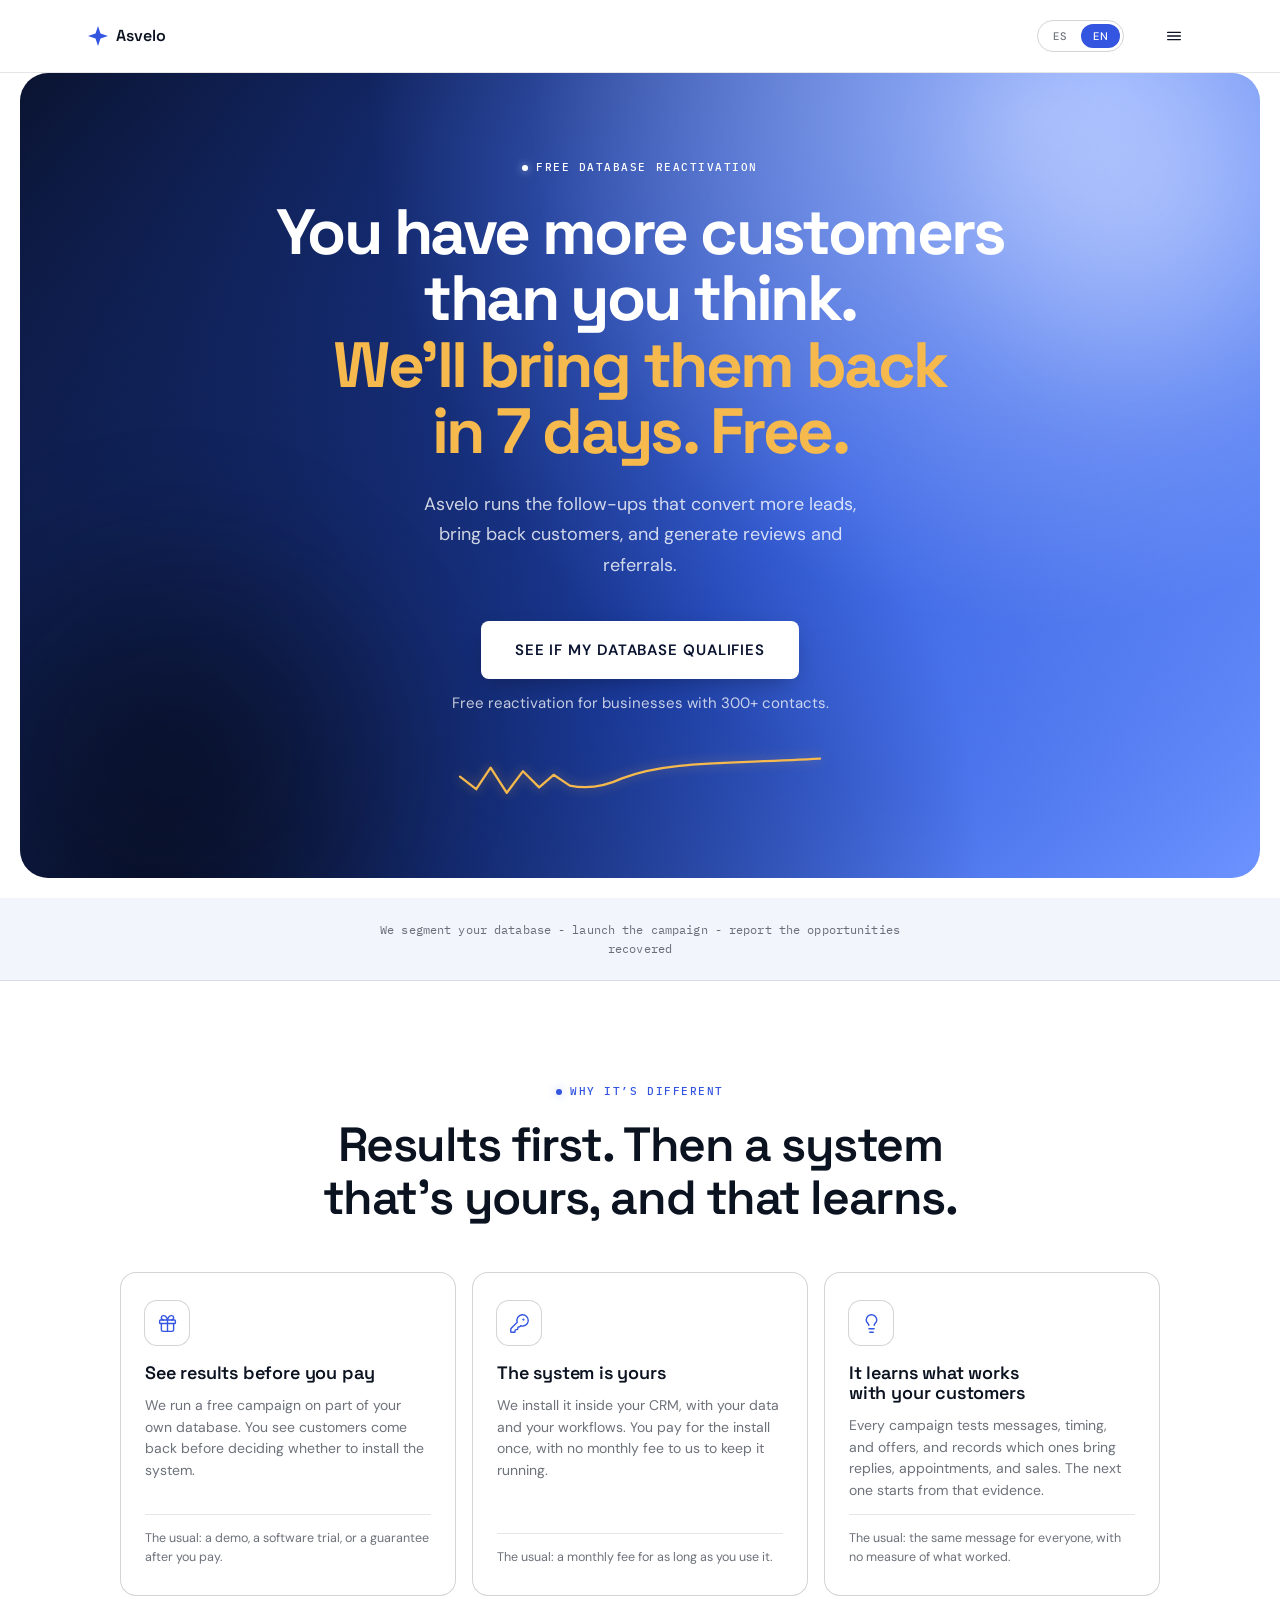
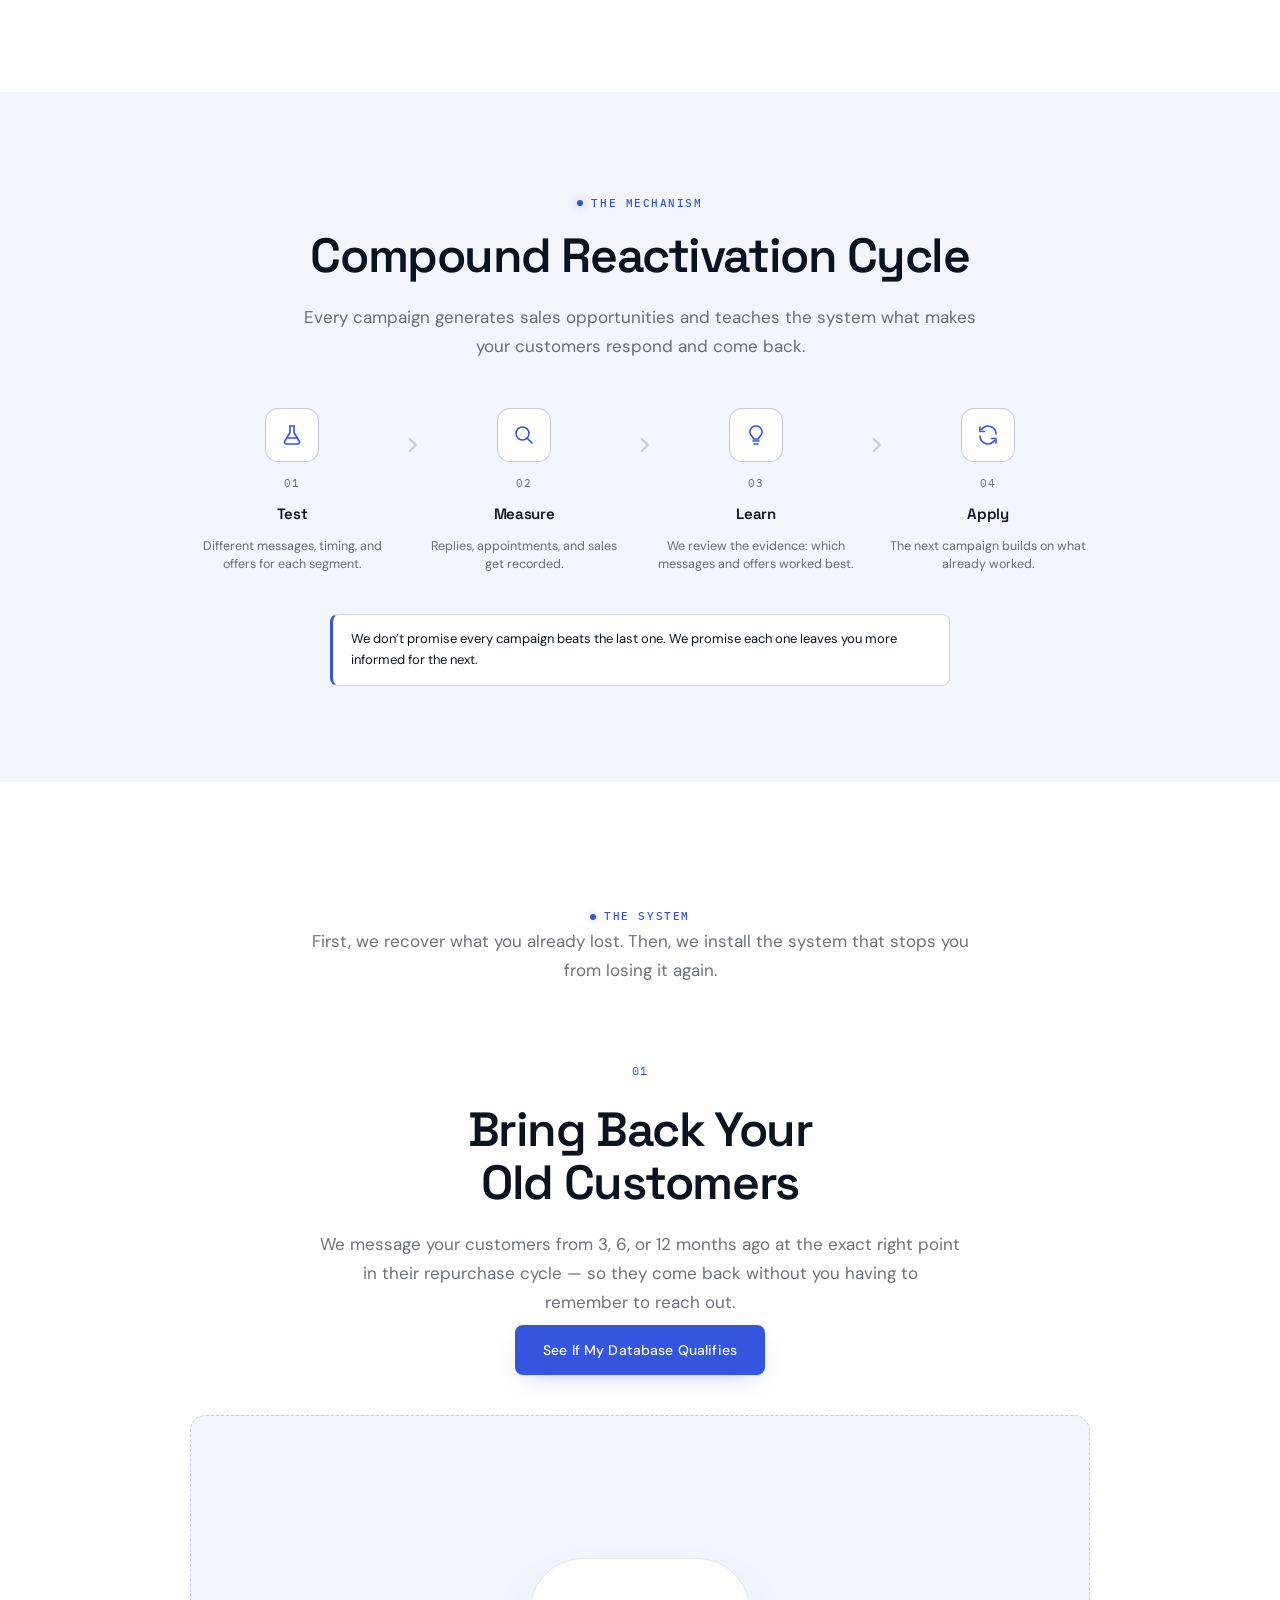
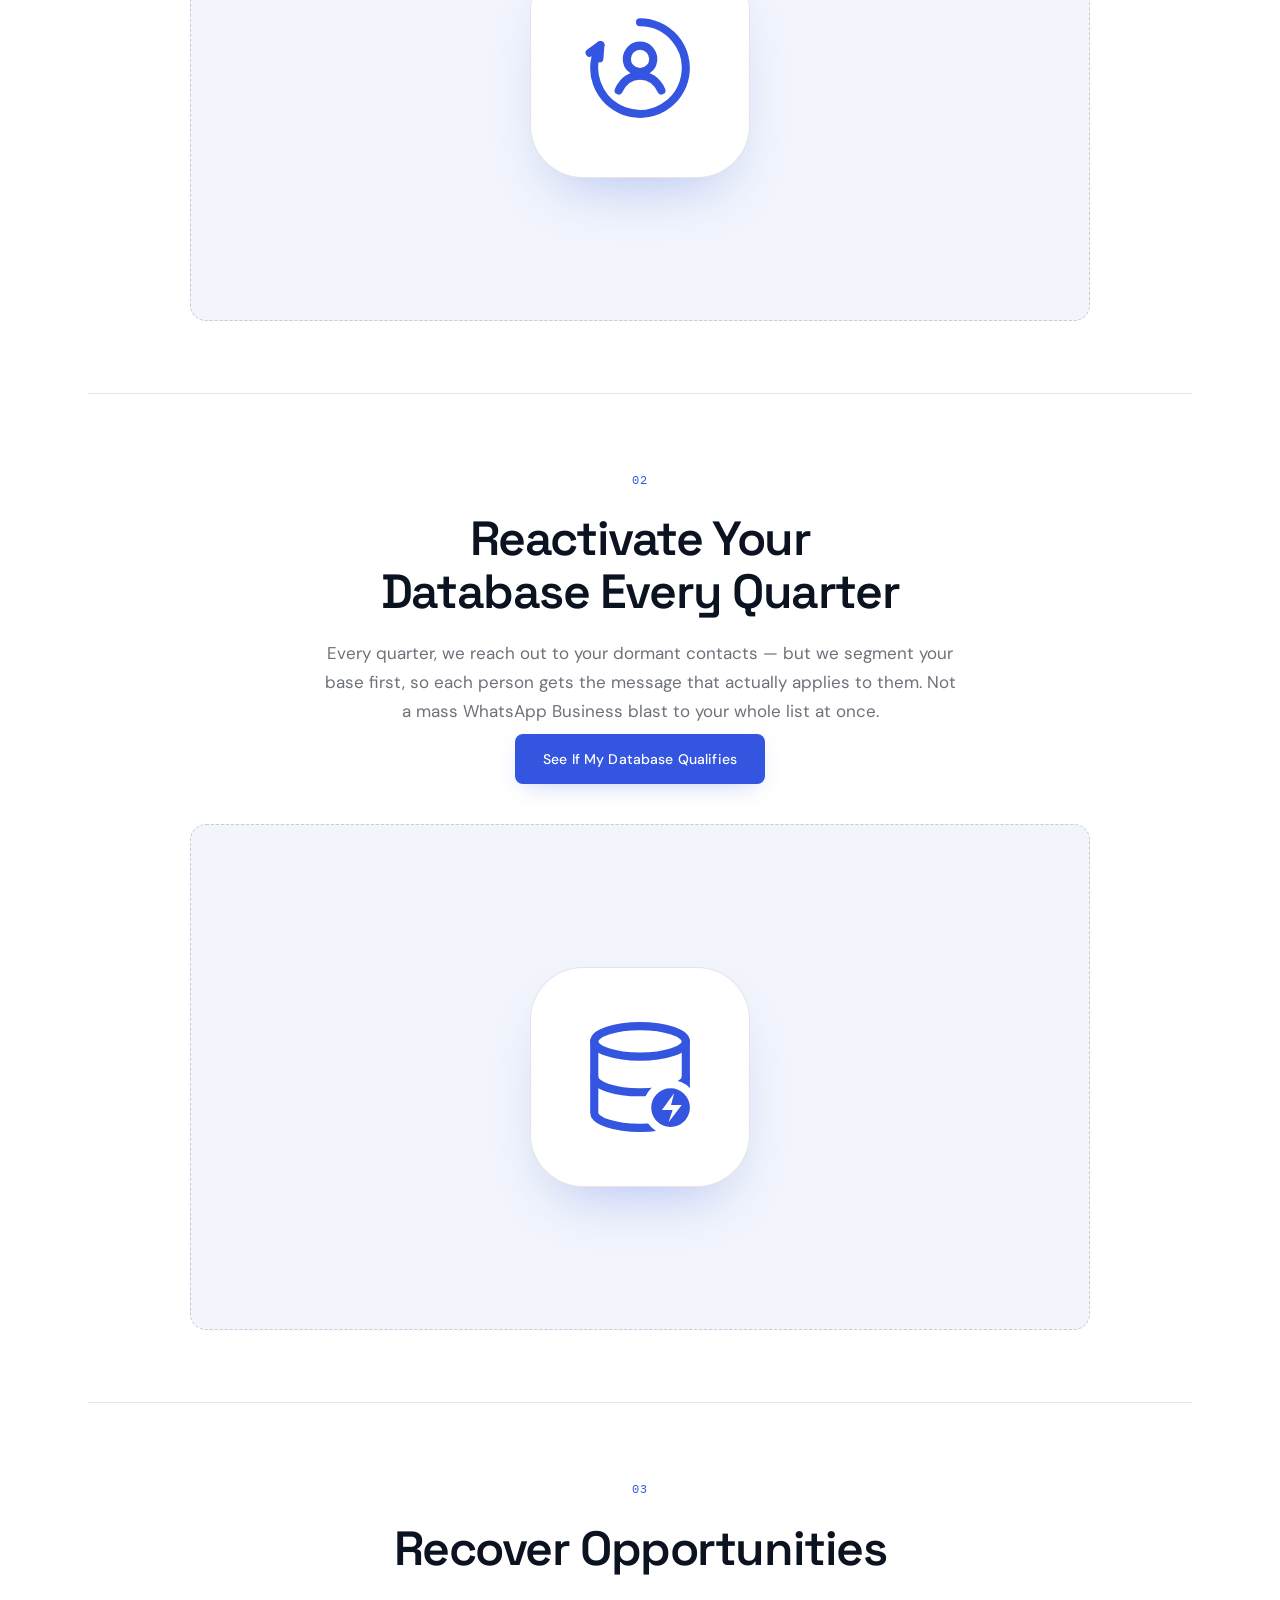
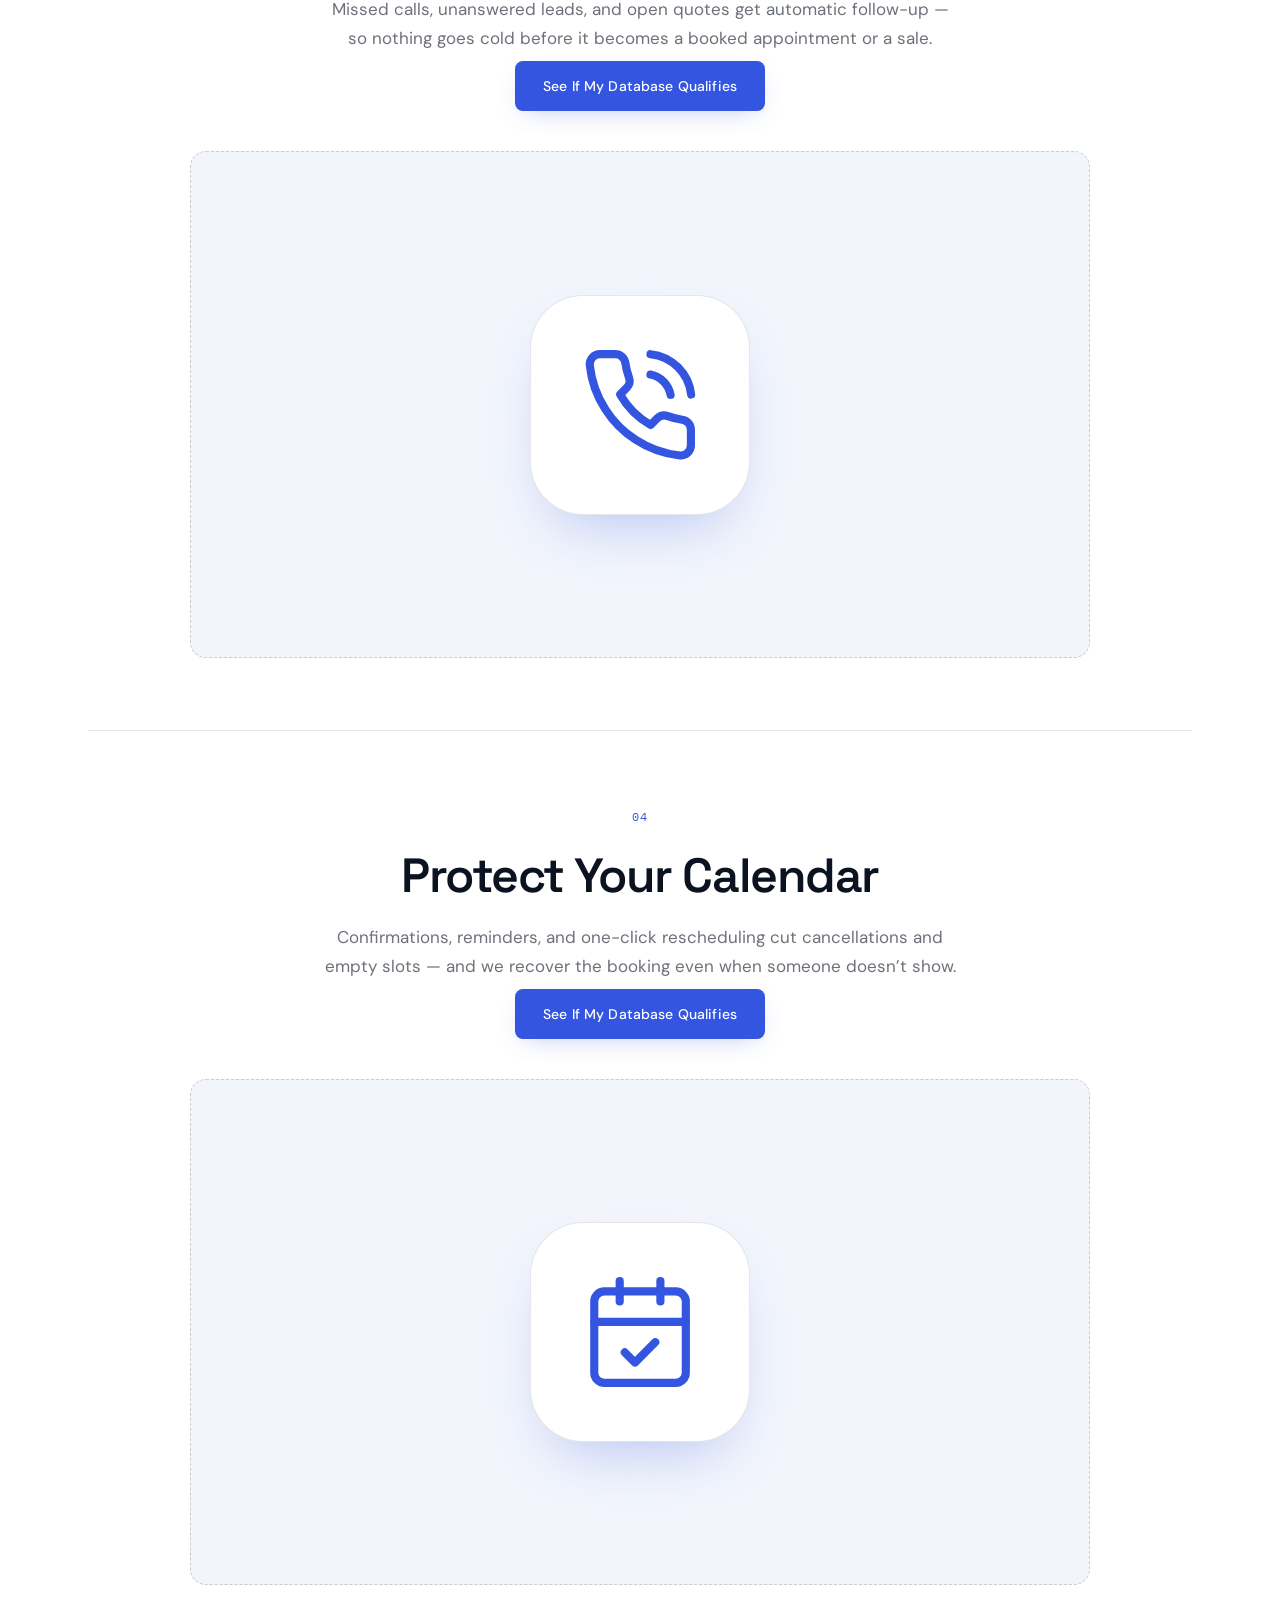
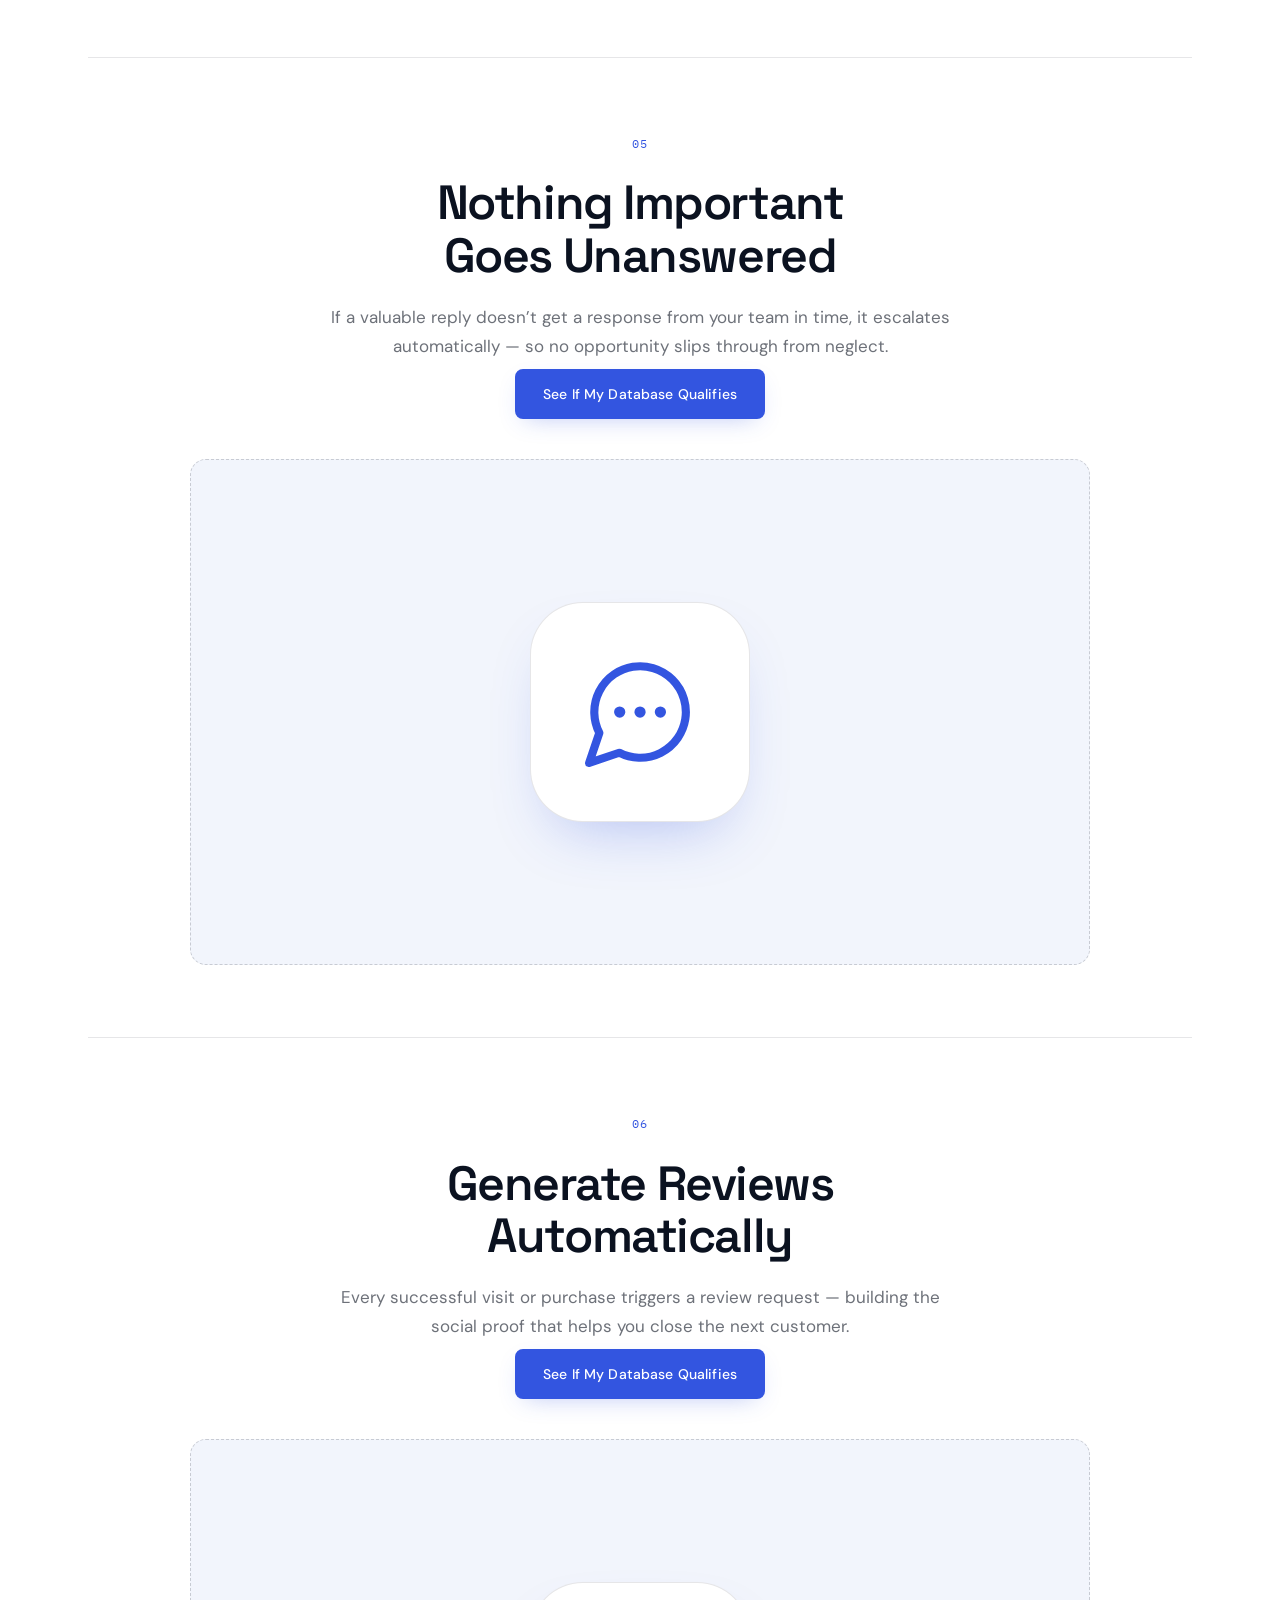
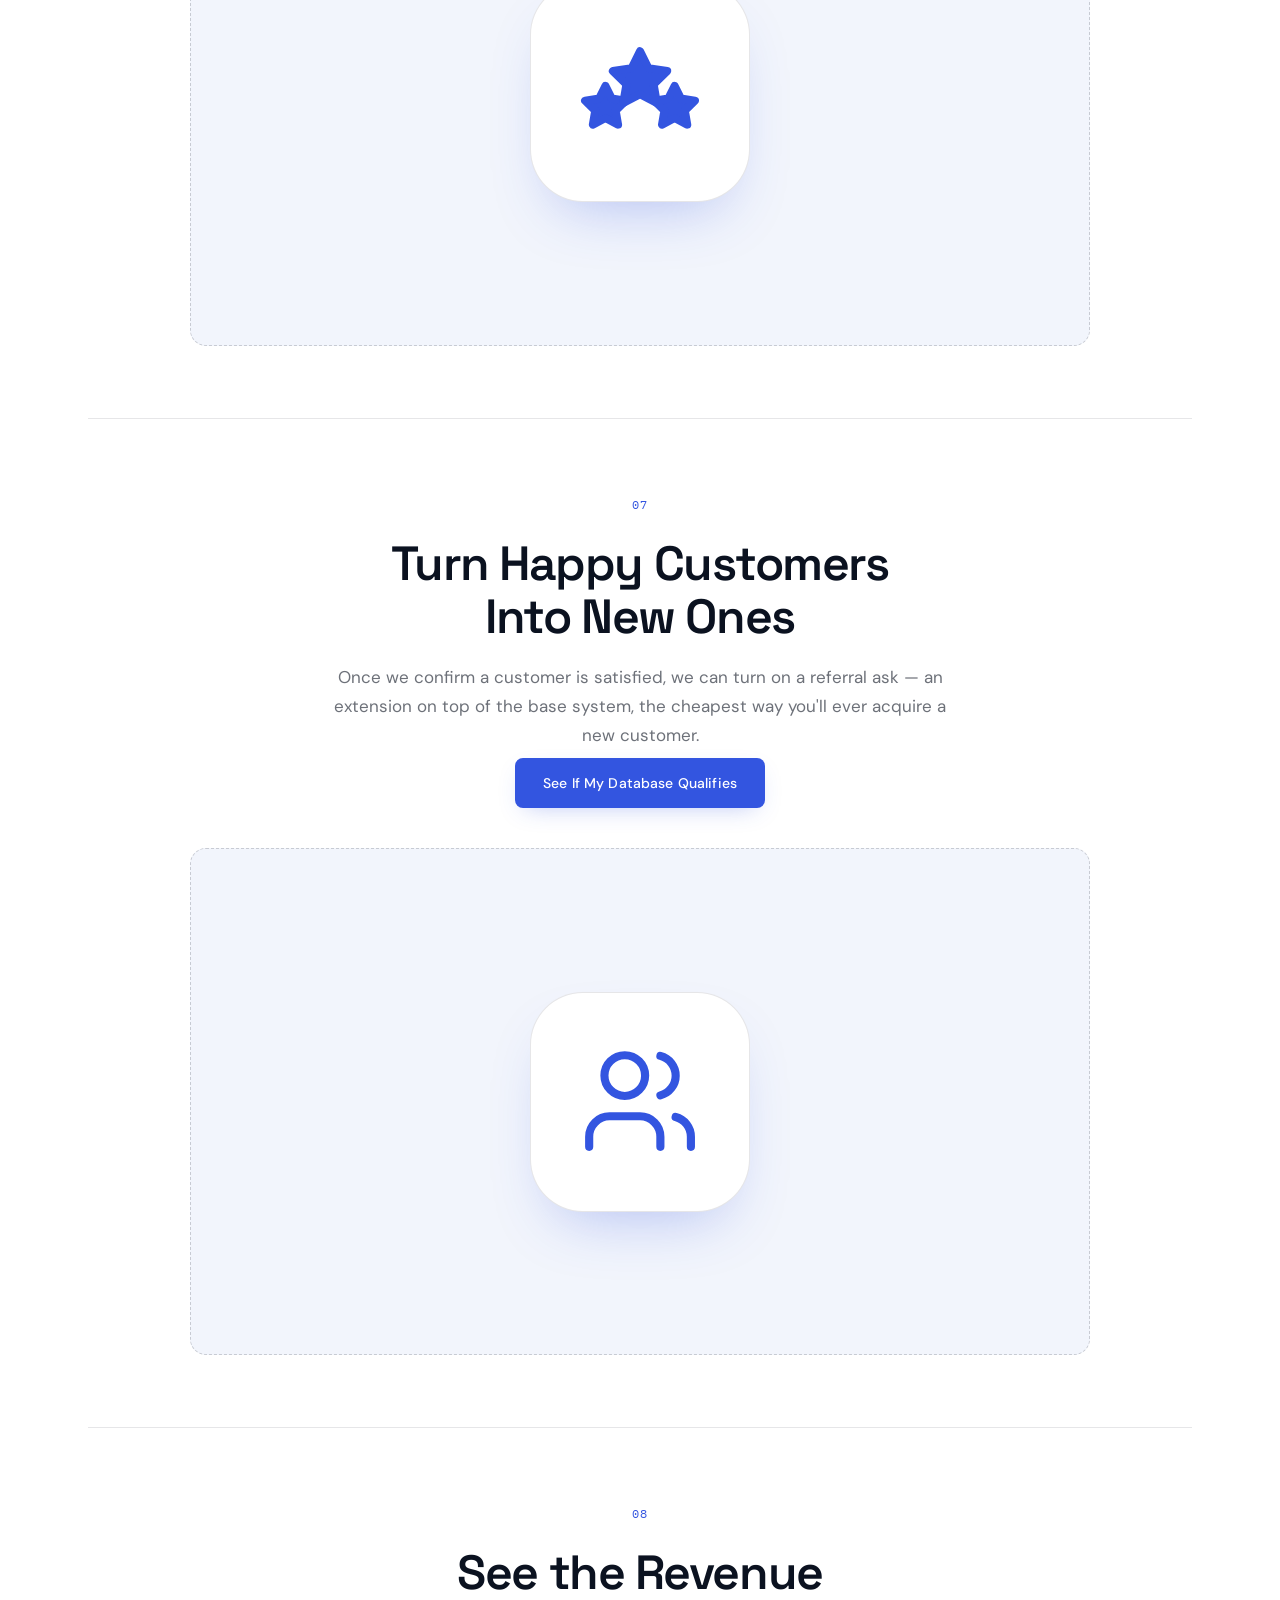
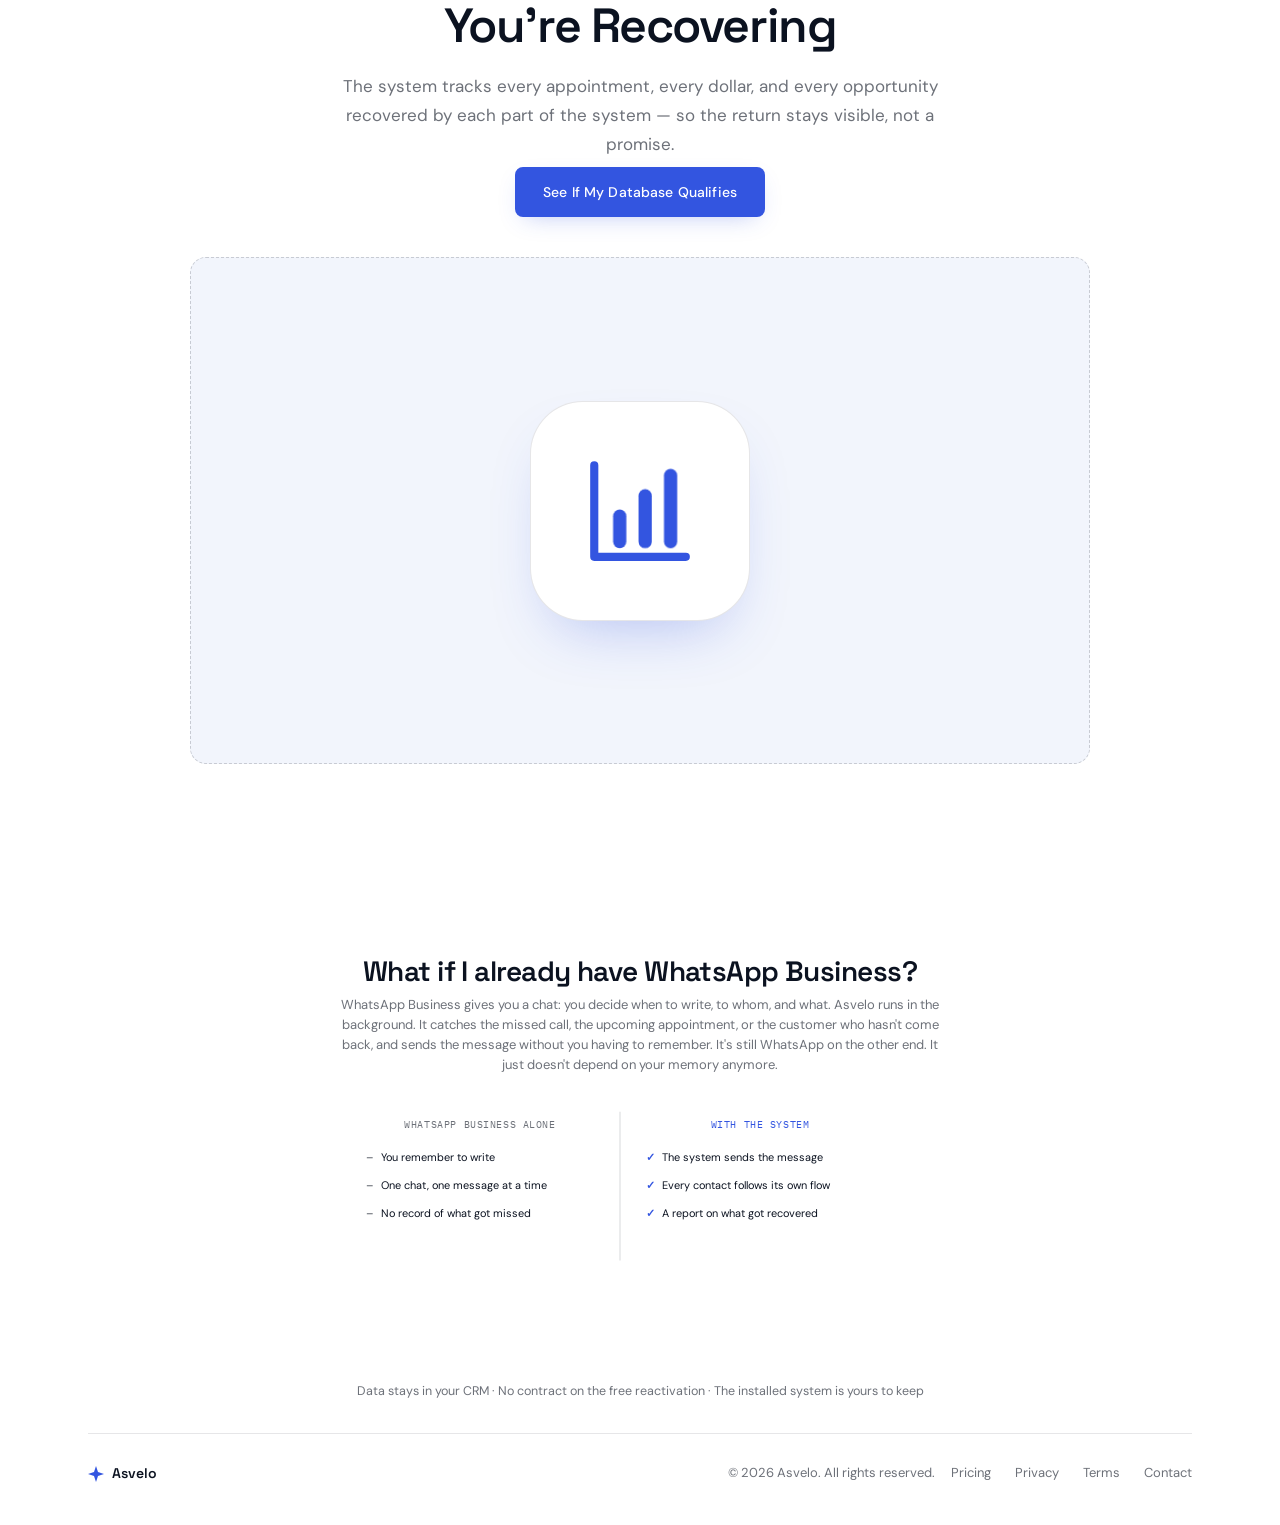
<file: index.html>
<!DOCTYPE html>
<html lang="es">
<head>
<meta charset="UTF-8">
<meta name="viewport" content="width=device-width, initial-scale=1.0">
<title>Asvelo — Consigue más ventas sin conseguir más leads</title>
<meta name="description" content="Asvelo convierte los leads y clientes que ya tienes en tu CRM en citas agendadas — seguimiento, reactivación y retención que funcionan solos.">
<link rel="preconnect" href="https://fonts.googleapis.com">
<link rel="preconnect" href="https://fonts.gstatic.com" crossorigin>
<link href="https://fonts.googleapis.com/css2?family=DM+Sans:ital,wght@0,400;0,500;1,400&family=Space+Grotesk:wght@500;600;700&family=IBM+Plex+Mono:wght@400;500&display=swap" rel="stylesheet">
<link rel="icon" href="data:image/svg+xml,%3Csvg xmlns='http://www.w3.org/2000/svg' viewBox='0 0 20 20'%3E%3Cpath d='M10 0L12.5 7.5L20 10L12.5 12.5L10 20L7.5 12.5L0 10L7.5 7.5L10 0Z' fill='%233355E0'/%3E%3C/svg%3E">
<meta name="theme-color" content="#FFFFFF">
<link rel="stylesheet" href="css/styles.css">
<noscript><style>.reveal{opacity:1!important;transform:none!important;}</style></noscript>
</head>
<body>

<a class="skip-link" href="#main" data-i18n="aria.skipToContent">Saltar al contenido</a>

<!-- ============ NAV ============ -->
<header class="nav" id="nav">
  <div class="nav-inner container">
    <a href="#top" class="nav-logo">
      <svg width="20" height="20" viewBox="0 0 20 20" fill="none" xmlns="http://www.w3.org/2000/svg" aria-hidden="true">
        <path d="M10 0L12.5 7.5L20 10L12.5 12.5L10 20L7.5 12.5L0 10L7.5 7.5L10 0Z" fill="currentColor"/>
      </svg>
      <span translate="no">Asvelo</span>
    </a>
    <div class="lang-toggle" role="group" aria-label="Idioma / Language">
      <button class="lang-btn is-active" data-lang="es" aria-pressed="true">ES</button>
      <button class="lang-btn" data-lang="en" aria-pressed="false">EN</button>
    </div>
    <button type="button" class="menu-toggle" id="menuToggle" aria-expanded="false" aria-controls="menuPanel" data-i18n-aria-label="menu.toggle" aria-label="Abrir menú">
      <svg width="18" height="18" viewBox="0 0 20 20" fill="none" xmlns="http://www.w3.org/2000/svg" aria-hidden="true">
        <path d="M3 6h14M3 10h14M3 14h14" stroke="currentColor" stroke-width="1.6" stroke-linecap="round"/>
      </svg>
    </button>
  </div>
  <nav class="menu-panel" id="menuPanel" hidden aria-label="Menú principal">
    <a href="index.html#top" data-i18n="menu.home">Inicio</a>
    <a href="index.html#features" data-i18n="menu.features">Qué incluye</a>
    <a href="precios/" data-i18n="menu.pricing">Precios</a>
    <a href="contacto/" data-i18n="menu.contact">Contacto</a>
    <a href="como-funciona/" data-i18n="menu.howItWorks">Cómo funciona</a>
  </nav>
</header>

<main id="main">
<!-- ============ HERO ============ -->
<section class="hero" id="top">
  <div class="hero-glow hero-glow-deep" aria-hidden="true"></div>
  <div class="hero-glow hero-glow-bright" aria-hidden="true"></div>
  <div class="container hero-inner">
    <div class="eyebrow center reveal"><span class="dot"></span><span data-i18n="hero.eyebrow">Reactivación de base de datos gratis</span></div>
    <h1 class="hero-title reveal" style="--d:1" data-i18n-html="hero.title">Tienes más clientes de los que crees.<br><span class="accent">Te los traemos de vuelta en&nbsp;7&nbsp;días. Gratis.</span></h1>
    <p class="hero-sub reveal" style="--d:2" data-i18n="hero.sub">Asvelo opera los seguimientos para cerrar más ventas, traer clientes de vuelta y generar reseñas y referidos.</p>
    <div class="hero-cta reveal" style="--d:3">
      <a href="https://wa.me/522295314183?text=Hola%2C%20quiero%20saber%20si%20mi%20base%20califica%20para%20la%20reactivaci%C3%B3n%20gratuita." target="_blank" rel="noopener" class="btn btn-primary btn-lg" data-i18n="hero.cta.primary">Ver si mi base califica</a>
    </div>
    <p class="hero-microcopy reveal" style="--d:3" data-i18n="hero.microcopy">Reactivación gratuita para negocios con 300+ contactos.</p>
    <div class="signature-line reveal" style="--d:4" aria-hidden="true">
      <svg viewBox="0 0 400 48" fill="none" xmlns="http://www.w3.org/2000/svg" preserveAspectRatio="none">
        <path d="M0,24 L18,38 L34,14 L52,42 L70,18 L88,36 L104,22 L122,34 Q150,40 180,26 C230,6 300,10 400,4" />
      </svg>
    </div>
  </div>
</section>

<!-- ============ TRUST STRIP ============ -->
<section class="trust-strip">
  <div class="container trust-strip-inner reveal">
    <p class="trust-strip-body" data-i18n="trustStrip.body">Segmentamos tu base de datos - lanzamos la campaña - reportamos las oportunidades recuperadas</p>
  </div>
</section>

<!-- ============ DIFFERENTIATORS ============ -->
<section class="diff">
  <div class="diff-inner">
    <div class="eyebrow center reveal"><span class="dot"></span><span data-i18n="diff.eyebrow">Por qué es diferente</span></div>
    <h2 class="h-lg center reveal" data-i18n="diff.title">Primero resultados. Después, un sistema que es tuyo y que aprende.</h2>
    <div class="diff-grid">
      <article class="diff-card reveal">
        <span class="icon-badge" aria-hidden="true"><svg viewBox="0 0 24 24" fill="none" stroke="currentColor" stroke-width="1.6" stroke-linecap="round" stroke-linejoin="round"><rect x="3" y="8" width="18" height="4" rx="1"/><path d="M12 8v13"/><path d="M19 12v7a2 2 0 0 1-2 2H7a2 2 0 0 1-2-2v-7"/><path d="M7.5 8a2.5 2.5 0 0 1 0-5A4.8 8 0 0 1 12 8a4.8 8 0 0 1 4.5-5 2.5 2.5 0 0 1 0 5"/></svg></span>
        <h3 data-i18n="diff.free.title">Ves resultados antes de pagar</h3>
        <p data-i18n="diff.free.body">Corremos una campaña gratis sobre parte de tu propia base. Ves clientes de vuelta antes de decidir si instalas el sistema.</p>
        <p class="diff-usual" data-i18n="diff.free.usual">Lo usual: una demo, una prueba del software o una garantía después de pagar.</p>
      </article>
      <article class="diff-card reveal" style="--d:1">
        <span class="icon-badge" aria-hidden="true"><svg viewBox="0 0 24 24" fill="none" stroke="currentColor" stroke-width="1.6" stroke-linecap="round" stroke-linejoin="round"><path d="M2.586 17.414A2 2 0 0 0 2 18.828V21a1 1 0 0 0 1 1h3a1 1 0 0 0 1-1v-1a1 1 0 0 1 1-1h1a1 1 0 0 0 1-1v-1a1 1 0 0 1 1-1h.172a2 2 0 0 0 1.414-.586l.814-.814a6.5 6.5 0 1 0-4-4z"/><circle cx="16.5" cy="7.5" r=".5" fill="currentColor"/></svg></span>
        <h3 data-i18n="diff.own.title">El sistema es tuyo</h3>
        <p data-i18n="diff.own.body">Lo instalamos dentro de tu CRM, con tus datos y tus flujos. Pagas la instalación una vez y no nos pagas mensualidad para que siga funcionando.</p>
        <p class="diff-usual" data-i18n="diff.own.usual">Lo usual: una mensualidad que pagas mientras lo uses.</p>
      </article>
      <article class="diff-card reveal" style="--d:2">
        <span class="icon-badge" aria-hidden="true"><svg viewBox="0 0 24 24" fill="none" stroke="currentColor" stroke-width="1.6" stroke-linecap="round" stroke-linejoin="round"><path d="M15 14c.2-1 .7-1.7 1.5-2.5 1-.9 1.5-2.2 1.5-3.5A6 6 0 0 0 6 8c0 1 .2 2.2 1.5 3.5.7.7 1.3 1.5 1.5 2.5"/><path d="M9 18h6"/><path d="M10 22h4"/></svg></span>
        <h3 data-i18n="diff.learn.title">Aprende qué funciona con tus clientes</h3>
        <p data-i18n="diff.learn.body">Cada campaña prueba mensajes, momentos y ofertas, y registra cuáles generan respuestas, citas y ventas. La siguiente parte de esa evidencia.</p>
        <p class="diff-usual" data-i18n="diff.learn.usual">Lo usual: el mismo mensaje para todos, sin medir qué funcionó.</p>
      </article>
    </div>
  </div>
</section>

<!-- ============ MECHANISM ============ -->
<section class="mechanism">
  <div class="mechanism-inner">
    <div class="eyebrow center reveal"><span class="dot"></span><span data-i18n="mechanism.eyebrow">El mecanismo</span></div>
    <h2 class="h-lg center reveal" data-i18n="mechanism.title">Ciclo de Reactivación Compuesta</h2>
    <p class="muted-lead center reveal" data-i18n="mechanism.sub">Cada campaña genera oportunidades de venta y le enseña al sistema qué hace que tus clientes respondan y regresen.</p>
    <ol class="mechanism-steps reveal">
      <li class="mechanism-step">
        <span class="icon-badge" aria-hidden="true"><svg viewBox="0 0 24 24" fill="none"><path d="M9 3h6M10 3v6.5L4.8 18a2 2 0 0 0 1.7 3h11a2 2 0 0 0 1.7-3L14 9.5V3" stroke="currentColor" stroke-width="1.6" stroke-linejoin="round"/><path d="M7.5 15h9" stroke="currentColor" stroke-width="1.6" stroke-linecap="round"/></svg></span>
        <span class="mechanism-step-num">01</span>
        <h3 data-i18n="mechanism.step1.label">Prueba</h3>
        <p data-i18n="mechanism.step1.body">Mensajes, momento y ofertas distintas para cada segmento.</p>
        <span class="mechanism-arrow" aria-hidden="true"><svg viewBox="0 0 16 16" fill="none"><path d="M6 3l5 5-5 5" stroke="currentColor" stroke-width="1.6" stroke-linecap="round" stroke-linejoin="round"/></svg></span>
      </li>
      <li class="mechanism-step">
        <span class="icon-badge" aria-hidden="true"><svg viewBox="0 0 24 24" fill="none"><circle cx="10.5" cy="10.5" r="6.5" stroke="currentColor" stroke-width="1.6"/><path d="M20 20l-4.8-4.8" stroke="currentColor" stroke-width="1.6" stroke-linecap="round"/></svg></span>
        <span class="mechanism-step-num">02</span>
        <h3 data-i18n="mechanism.step2.label">Mide</h3>
        <p data-i18n="mechanism.step2.body">Respuestas, citas y ventas quedan registradas.</p>
        <span class="mechanism-arrow" aria-hidden="true"><svg viewBox="0 0 16 16" fill="none"><path d="M6 3l5 5-5 5" stroke="currentColor" stroke-width="1.6" stroke-linecap="round" stroke-linejoin="round"/></svg></span>
      </li>
      <li class="mechanism-step">
        <span class="icon-badge" aria-hidden="true"><svg viewBox="0 0 24 24" fill="none"><path d="M9 18h6M10 21h4" stroke="currentColor" stroke-width="1.6" stroke-linecap="round"/><path d="M12 3a6 6 0 0 0-3.5 10.9c.5.4.8 1 .8 1.6v.5h5.4v-.5c0-.6.3-1.2.8-1.6A6 6 0 0 0 12 3Z" stroke="currentColor" stroke-width="1.6" stroke-linejoin="round"/></svg></span>
        <span class="mechanism-step-num">03</span>
        <h3 data-i18n="mechanism.step3.label">Aprende</h3>
        <p data-i18n="mechanism.step3.body">Revisamos la evidencia: qué mensajes y ofertas funcionaron mejor.</p>
        <span class="mechanism-arrow" aria-hidden="true"><svg viewBox="0 0 16 16" fill="none"><path d="M6 3l5 5-5 5" stroke="currentColor" stroke-width="1.6" stroke-linecap="round" stroke-linejoin="round"/></svg></span>
      </li>
      <li class="mechanism-step">
        <span class="icon-badge" aria-hidden="true"><svg viewBox="0 0 24 24" fill="none"><path d="M20 11a8 8 0 0 0-14.5-4.5M4 13a8 8 0 0 0 14.5 4.5" stroke="currentColor" stroke-width="1.6" stroke-linecap="round"/><path d="M4 4v4.5h4.5M20 20v-4.5h-4.5" stroke="currentColor" stroke-width="1.6" stroke-linecap="round" stroke-linejoin="round"/></svg></span>
        <span class="mechanism-step-num">04</span>
        <h3 data-i18n="mechanism.step4.label">Aplica</h3>
        <p data-i18n="mechanism.step4.body">La siguiente campaña parte de lo que ya funcionó.</p>
      </li>
    </ol>
    <p class="mechanism-note reveal" data-i18n="mechanism.note">No prometemos que cada campaña gane a la anterior. Prometemos que cada una te deja más información para la siguiente.</p>
  </div>
</section>

<!-- ============ FEATURES ============ -->
<section class="section-pad" id="features">
  <div class="container">
    <div class="eyebrow center reveal"><span class="dot"></span><span data-i18n="features.eyebrow">El sistema</span></div>
    <p class="muted-lead center reveal" data-i18n="features.intro">Primero recuperamos lo que ya perdiste. Luego instalamos el sistema que evita que lo sigas perdiendo.</p>

    <div class="feature-block reveal">
      <div class="feature-block-text">
        <span class="feature-num" aria-hidden="true">01</span>
        <h2 class="h-lg center" data-i18n="feature1.title">Trae de vuelta a tus clientes</h2>
        <p class="muted-lead center" data-i18n="feature1.body">Le escribimos a tus clientes de hace 3, 6 o 12 meses en el momento justo de su ciclo de recompra — para que vuelvan sin que tengas que acordarte tú de contactarlos.</p>
        <a href="https://wa.me/522295314183?text=Hola%2C%20quiero%20saber%20si%20mi%20base%20califica%20para%20la%20reactivaci%C3%B3n%20gratuita." target="_blank" rel="noopener" class="btn btn-primary" data-i18n="hero.cta.primary">Ver si mi base califica</a>
      </div>
      <div class="feature-media" aria-hidden="true"><div class="feature-icon"><svg viewBox="0 0 24 24" fill="none" stroke="currentColor" stroke-width="1.6" stroke-linecap="round" stroke-linejoin="round"><circle cx="12" cy="10.2" r="2.6"/><path d="M7.8 16.4c.9-1.9 2.4-2.9 4.2-2.9s3.3 1 4.2 2.9"/><g class="fi-spin"><path d="M12 3a9 9 0 1 1-7.8 4.5"/><path d="M4 10.1 4.2 7.5 2.1 9"/></g></svg></div></div>
    </div>

    <div class="feature-block reveal">
      <div class="feature-block-text">
        <span class="feature-num" aria-hidden="true">02</span>
        <h2 class="h-lg center" data-i18n="feature2.title">Reactiva tu base cada trimestre</h2>
        <p class="muted-lead center" data-i18n="feature2.body">Cada trimestre le escribimos a tus contactos inactivos — pero primero segmentamos tu base, así cada quien recibe el mensaje que le aplica. Nada de mandar el mismo blast de WhatsApp Business a toda tu lista de un jalón.</p>
        <a href="https://wa.me/522295314183?text=Hola%2C%20quiero%20saber%20si%20mi%20base%20califica%20para%20la%20reactivaci%C3%B3n%20gratuita." target="_blank" rel="noopener" class="btn btn-primary" data-i18n="hero.cta.primary">Ver si mi base califica</a>
      </div>
      <div class="feature-media" aria-hidden="true"><div class="feature-icon"><svg viewBox="0 0 24 24" fill="none" stroke="currentColor" stroke-width="1.6" stroke-linecap="round" stroke-linejoin="round"><ellipse cx="12" cy="5" rx="9" ry="3"/><path d="M3 5v14a9 3 0 0 0 18 0V5"/><path d="M3 12a9 3 0 0 0 18 0"/><circle class="fi-ring" cx="18" cy="18" r="4.6"/><g class="fi-pulse"><circle cx="18" cy="18" r="4.6" fill="currentColor" stroke="#fff"/><path d="M18.7 15.2 16.3 18.5h2.1l-.8 2.4 2.6-3.4h-2.1z" fill="#fff" stroke="none"/></g></svg></div></div>
    </div>

    <div class="feature-block reveal">
      <div class="feature-block-text">
        <span class="feature-num" aria-hidden="true">03</span>
        <h2 class="h-lg center" data-i18n="feature3.title">Recupera oportunidades</h2>
        <p class="muted-lead center" data-i18n="feature3.body">Llamadas perdidas, leads sin responder y cotizaciones abiertas reciben seguimiento automático — para que ninguna se enfríe antes de convertirse en cita o venta.</p>
        <a href="https://wa.me/522295314183?text=Hola%2C%20quiero%20saber%20si%20mi%20base%20califica%20para%20la%20reactivaci%C3%B3n%20gratuita." target="_blank" rel="noopener" class="btn btn-primary" data-i18n="hero.cta.primary">Ver si mi base califica</a>
      </div>
      <div class="feature-media" aria-hidden="true"><div class="feature-icon"><svg viewBox="0 0 24 24" fill="none" stroke="currentColor" stroke-width="1.6" stroke-linecap="round" stroke-linejoin="round"><path class="fi-shake" d="M22 16.92v3a2 2 0 0 1-2.18 2 19.79 19.79 0 0 1-8.63-3.07 19.5 19.5 0 0 1-6-6 19.79 19.79 0 0 1-3.07-8.67A2 2 0 0 1 4.11 2h3a2 2 0 0 1 2 1.72 12.84 12.84 0 0 0 .7 2.81 2 2 0 0 1-.45 2.11L8.09 9.91a16 16 0 0 0 6 6l1.27-1.27a2 2 0 0 1 2.11-.45 12.84 12.84 0 0 0 2.81.7A2 2 0 0 1 22 16.92z"/><path class="fi-wave" d="M14.05 6A5 5 0 0 1 18 10"/><path class="fi-wave fi-d2" d="M14.05 2a9 9 0 0 1 8 7.94"/></svg></div></div>
    </div>

    <div class="feature-block reveal">
      <div class="feature-block-text">
        <span class="feature-num" aria-hidden="true">04</span>
        <h2 class="h-lg center" data-i18n="feature4.title">Protege tu agenda</h2>
        <p class="muted-lead center" data-i18n="feature4.body">Confirmaciones, recordatorios y reprogramación en un clic reducen las cancelaciones y los espacios vacíos — y si aun así no se presentan, recuperamos la cita.</p>
        <a href="https://wa.me/522295314183?text=Hola%2C%20quiero%20saber%20si%20mi%20base%20califica%20para%20la%20reactivaci%C3%B3n%20gratuita." target="_blank" rel="noopener" class="btn btn-primary" data-i18n="hero.cta.primary">Ver si mi base califica</a>
      </div>
      <div class="feature-media" aria-hidden="true"><div class="feature-icon"><svg viewBox="0 0 24 24" fill="none" stroke="currentColor" stroke-width="1.6" stroke-linecap="round" stroke-linejoin="round"><rect width="18" height="18" x="3" y="4" rx="2"/><path d="M16 2v4"/><path d="M8 2v4"/><path d="M3 10h18"/><path class="fi-draw" d="m9 16 2 2 4-4"/></svg></div></div>
    </div>

    <div class="feature-block reveal">
      <div class="feature-block-text">
        <span class="feature-num" aria-hidden="true">05</span>
        <h2 class="h-lg center" data-i18n="feature5.title">Nada importante se queda sin responder</h2>
        <p class="muted-lead center" data-i18n="feature5.body">Si una respuesta valiosa no recibe atención de tu equipo a tiempo, se escala automáticamente — para que ninguna oportunidad se pierda por descuido.</p>
        <a href="https://wa.me/522295314183?text=Hola%2C%20quiero%20saber%20si%20mi%20base%20califica%20para%20la%20reactivaci%C3%B3n%20gratuita." target="_blank" rel="noopener" class="btn btn-primary" data-i18n="hero.cta.primary">Ver si mi base califica</a>
      </div>
      <div class="feature-media" aria-hidden="true"><div class="feature-icon"><svg viewBox="0 0 24 24" fill="none" stroke="currentColor" stroke-width="1.6" stroke-linecap="round" stroke-linejoin="round"><path d="M7.9 20A9 9 0 1 0 4 16.1L2 22Z"/><g fill="currentColor" stroke="none"><circle class="fi-dot" cx="8" cy="12" r="1.1"/><circle class="fi-dot fi-d2" cx="12" cy="12" r="1.1"/><circle class="fi-dot fi-d3" cx="16" cy="12" r="1.1"/></g></svg></div></div>
    </div>

    <div class="feature-block reveal">
      <div class="feature-block-text">
        <span class="feature-num" aria-hidden="true">06</span>
        <h2 class="h-lg center" data-i18n="feature6.title">Genera reseñas automáticamente</h2>
        <p class="muted-lead center" data-i18n="feature6.body">Cada compra o cita exitosa dispara una solicitud de reseña — para construir la prueba social que te ayuda a cerrar al siguiente cliente.</p>
        <a href="https://wa.me/522295314183?text=Hola%2C%20quiero%20saber%20si%20mi%20base%20califica%20para%20la%20reactivaci%C3%B3n%20gratuita." target="_blank" rel="noopener" class="btn btn-primary" data-i18n="hero.cta.primary">Ver si mi base califica</a>
      </div>
      <div class="feature-media" aria-hidden="true"><div class="feature-icon"><svg viewBox="0 0 24 24" fill="none" stroke="currentColor" stroke-width="1.6" stroke-linecap="round" stroke-linejoin="round"><path class="fi-star" d="M5.20 10.80 L6.43 13.30 L9.19 13.70 L7.20 15.65 L7.67 18.40 L5.20 17.10 L2.73 18.40 L3.20 15.65 L1.21 13.70 L3.97 13.30Z"/><path class="fi-star fi-d2" d="M12.00 4.00 L13.65 7.33 L17.33 7.87 L14.66 10.47 L15.29 14.13 L12.00 12.40 L8.71 14.13 L9.34 10.47 L6.67 7.87 L10.35 7.33Z"/><path class="fi-star fi-d3" d="M18.80 10.80 L20.03 13.30 L22.79 13.70 L20.80 15.65 L21.27 18.40 L18.80 17.10 L16.33 18.40 L16.80 15.65 L14.81 13.70 L17.57 13.30Z"/></svg></div></div>
    </div>

    <div class="feature-block reveal">
      <div class="feature-block-text">
        <span class="feature-num" aria-hidden="true">07</span>
        <h2 class="h-lg center" data-i18n="feature7.title">Convierte clientes contentos en clientes nuevos</h2>
        <p class="muted-lead center" data-i18n="feature7.body">En cuanto confirmamos que un cliente quedó satisfecho, le pedimos que te refiera — la forma más barata de conseguir un cliente nuevo.</p>
        <a href="https://wa.me/522295314183?text=Hola%2C%20quiero%20saber%20si%20mi%20base%20califica%20para%20la%20reactivaci%C3%B3n%20gratuita." target="_blank" rel="noopener" class="btn btn-primary" data-i18n="hero.cta.primary">Ver si mi base califica</a>
      </div>
      <div class="feature-media" aria-hidden="true"><div class="feature-icon"><svg viewBox="0 0 24 24" fill="none" stroke="currentColor" stroke-width="1.6" stroke-linecap="round" stroke-linejoin="round"><path d="M16 21v-2a4 4 0 0 0-4-4H6a4 4 0 0 0-4 4v2"/><circle cx="9" cy="7" r="4"/><g class="fi-join"><path d="M22 21v-2a4 4 0 0 0-3-3.87"/><path d="M16 3.13a4 4 0 0 1 0 7.75"/></g></svg></div></div>
    </div>

    <div class="feature-block reveal">
      <div class="feature-block-text">
        <span class="feature-num" aria-hidden="true">08</span>
        <h2 class="h-lg center" data-i18n="feature8.title">Ve el ingreso que se recupera</h2>
        <p class="muted-lead center" data-i18n="feature8.body">Cada mes y trimestre ves las citas, el ingreso y el pipeline recuperado por cada parte del sistema — para que el retorno sea visible, no una promesa.</p>
        <a href="https://wa.me/522295314183?text=Hola%2C%20quiero%20saber%20si%20mi%20base%20califica%20para%20la%20reactivaci%C3%B3n%20gratuita." target="_blank" rel="noopener" class="btn btn-primary" data-i18n="hero.cta.primary">Ver si mi base califica</a>
      </div>
      <div class="feature-media" aria-hidden="true"><div class="feature-icon"><svg viewBox="0 0 24 24" fill="none" stroke="currentColor" stroke-width="1.6" stroke-linecap="round" stroke-linejoin="round"><path d="M3 3v18h18"/><g stroke-width="2.6"><path class="fi-bar" d="M8 18v-5"/><path class="fi-bar fi-d2" d="M13 18V9"/><path class="fi-bar fi-d3" d="M18 18V5"/></g></svg></div></div>
    </div>
  </div>
</section>

<!-- ============ WHATSAPP COMPARISON ============ -->
<section class="wa-compare">
  <div class="wa-compare-inner">
    <h2 class="h-sm center reveal" data-i18n="wa.title">¿Y si ya tengo WhatsApp Business?</h2>
    <p class="wa-compare-body reveal" data-i18n="wa.body">WhatsApp Business te da un chat: tú decides cuándo escribir, a quién y qué. Asvelo corre por detrás. Detecta la llamada perdida, la cita que se acerca o el cliente que no ha vuelto, y dispara el mensaje sin que tengas que acordarte tú. Sigue siendo WhatsApp del otro lado. Solo que ya no depende de tu memoria.</p>
    <svg class="wa-compare-diagram reveal" viewBox="0 0 640 190" role="img" aria-labelledby="waDiagramTitle">
      <title id="waDiagramTitle">Comparación entre usar solo WhatsApp Business y usar Asvelo</title>
      <line x1="320" y1="10" x2="320" y2="180" class="wad-divider" stroke-width="1"/>
      <text x="160" y="28" text-anchor="middle" class="wad-label" data-i18n="wa.diagram.waLabel">Solo WhatsApp Business</text>
      <text x="30" y="66" class="wad-row"><tspan class="wad-dot">–</tspan><tspan dx="8" data-i18n="wa.diagram.wa1">Tú recuerdas escribir</tspan></text>
      <text x="30" y="98" class="wad-row"><tspan class="wad-dot">–</tspan><tspan dx="8" data-i18n="wa.diagram.wa2">Un chat, un mensaje a la vez</tspan></text>
      <text x="30" y="130" class="wad-row"><tspan class="wad-dot">–</tspan><tspan dx="8" data-i18n="wa.diagram.wa3">Sin registro de qué faltó</tspan></text>
      <text x="480" y="28" text-anchor="middle" class="wad-label wad-label-accent" data-i18n="wa.diagram.asveloLabel">Con el sistema</text>
      <text x="350" y="66" class="wad-row"><tspan class="wad-check">✓</tspan><tspan dx="8" data-i18n="wa.diagram.asvelo1">El sistema dispara el mensaje</tspan></text>
      <text x="350" y="98" class="wad-row"><tspan class="wad-check">✓</tspan><tspan dx="8" data-i18n="wa.diagram.asvelo2">Cada contacto sigue su propio flujo</tspan></text>
      <text x="350" y="130" class="wad-row"><tspan class="wad-check">✓</tspan><tspan dx="8" data-i18n="wa.diagram.asvelo3">Reporte de qué se recuperó</tspan></text>
    </svg>
  </div>
</section>
</main>

<!-- ============ FOOTER ============ -->
<footer class="footer">
  <div class="container">
    <div class="footer-trust" data-i18n="footer.trust">Tus datos se quedan en tu CRM · Sin contrato en la reactivación gratuita · El sistema instalado es tuyo</div>
    <div class="footer-bar">
      <a href="#top" class="nav-logo footer-logo">
        <svg width="16" height="16" viewBox="0 0 20 20" fill="none" xmlns="http://www.w3.org/2000/svg" aria-hidden="true">
          <path d="M10 0L12.5 7.5L20 10L12.5 12.5L10 20L7.5 12.5L0 10L7.5 7.5L10 0Z" fill="currentColor"/>
        </svg>
        <span translate="no">Asvelo</span>
      </a>
      <span class="footer-copy" data-i18n="footer.copy">© 2026 Asvelo. Todos los derechos reservados.</span>
      <div class="footer-links">
        <a href="precios/" data-i18n="menu.pricing">Precios</a>
        <a href="privacidad/index.html" data-i18n="footer.privacy">Privacidad</a>
        <a href="terminos/index.html" data-i18n="footer.terms">Términos</a>
        <a href="contacto/" data-i18n="footer.contact">Contacto</a>
      </div>
    </div>
  </div>
</footer>

<script src="js/i18n.js"></script>
<script src="js/main.js"></script>
</body>
</html>
</file>
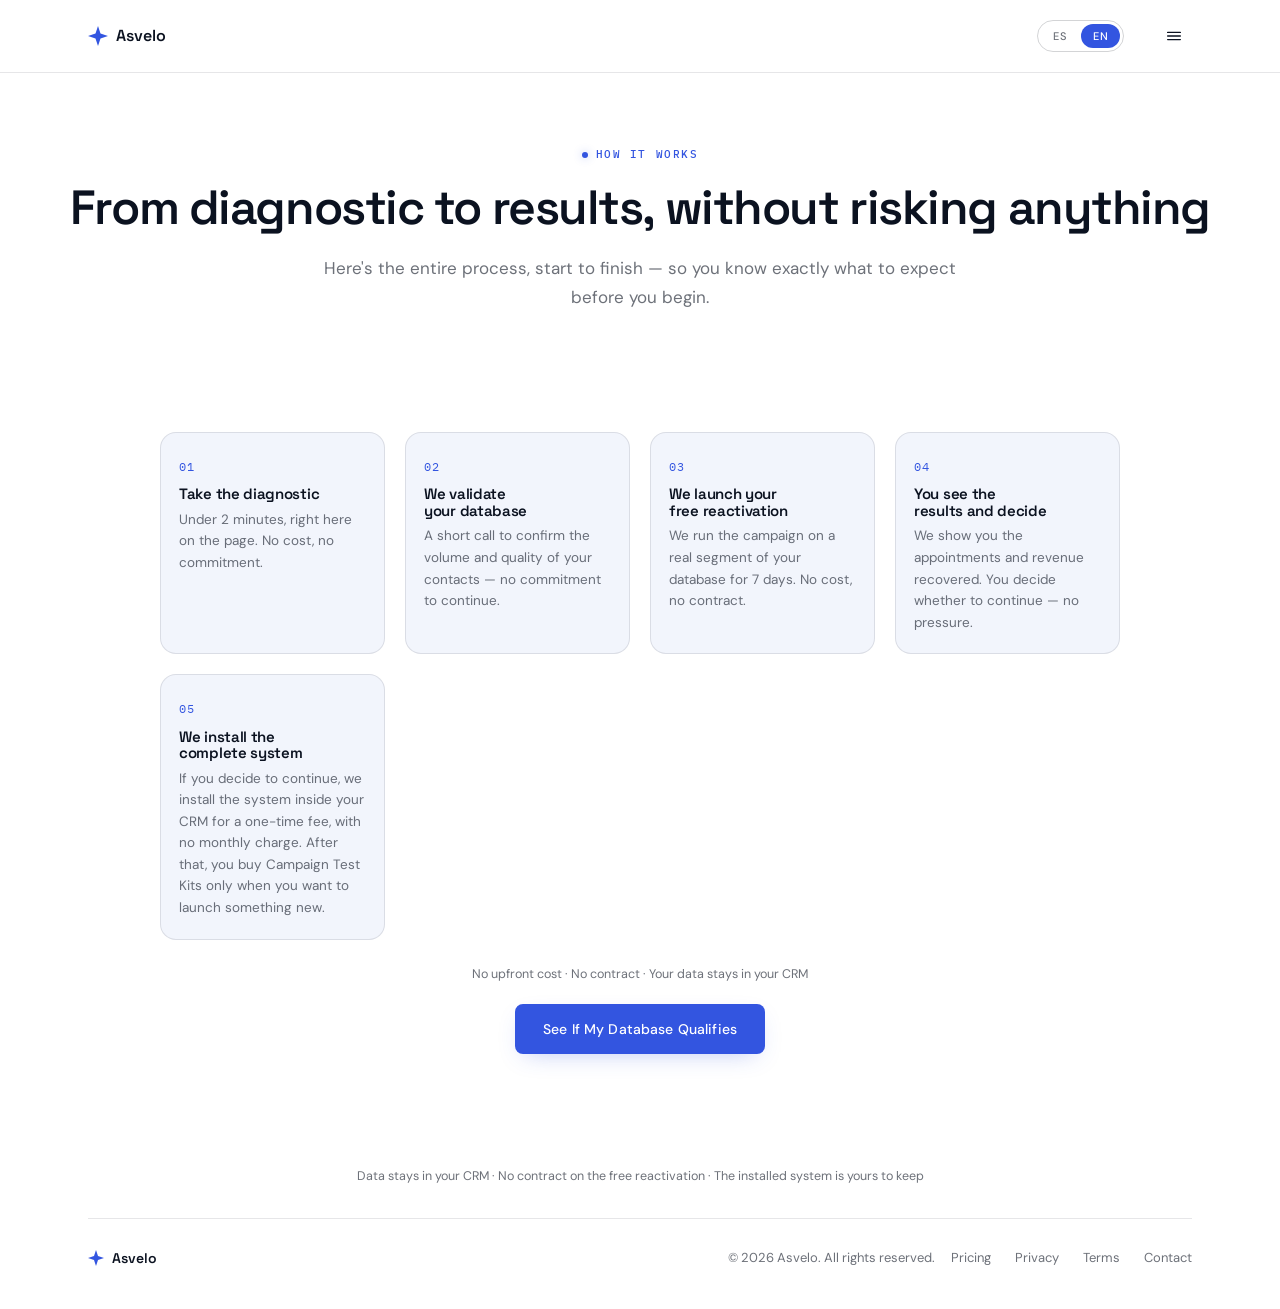
<file: como-funciona/index.html>
<!DOCTYPE html>
<html lang="es">
<head>
<meta charset="UTF-8">
<meta name="viewport" content="width=device-width, initial-scale=1.0">
<title>Cómo funciona | Asvelo</title>
<meta name="description" content="Cómo funciona Asvelo, paso a paso — de responder un diagnóstico de 2 minutos a ver el ingreso recuperado. Sin costo, sin contrato.">
<link rel="canonical" href="https://asvelo.com/como-funciona/">
<link rel="preconnect" href="https://fonts.googleapis.com">
<link rel="preconnect" href="https://fonts.gstatic.com" crossorigin>
<link href="https://fonts.googleapis.com/css2?family=DM+Sans:ital,wght@0,400;0,500;1,400&family=Space+Grotesk:wght@500;600;700&family=IBM+Plex+Mono:wght@400;500&display=swap" rel="stylesheet">
<link rel="icon" href="data:image/svg+xml,%3Csvg xmlns='http://www.w3.org/2000/svg' viewBox='0 0 20 20'%3E%3Cpath d='M10 0L12.5 7.5L20 10L12.5 12.5L10 20L7.5 12.5L0 10L7.5 7.5L10 0Z' fill='%233355E0'/%3E%3C/svg%3E">
<meta name="theme-color" content="#FFFFFF">
<link rel="stylesheet" href="../css/styles.css">
<noscript><style>.reveal{opacity:1!important;transform:none!important;}</style></noscript>
</head>
<body>

<a class="skip-link" href="#main" data-i18n="aria.skipToContent">Saltar al contenido</a>

<!-- ============ NAV ============ -->
<header class="nav" id="nav">
  <div class="nav-inner container">
    <a href="../index.html" class="nav-logo">
      <svg width="20" height="20" viewBox="0 0 20 20" fill="none" xmlns="http://www.w3.org/2000/svg" aria-hidden="true">
        <path d="M10 0L12.5 7.5L20 10L12.5 12.5L10 20L7.5 12.5L0 10L7.5 7.5L10 0Z" fill="currentColor"/>
      </svg>
      <span translate="no">Asvelo</span>
    </a>
    <div class="lang-toggle" role="group" aria-label="Idioma / Language">
      <button class="lang-btn is-active" data-lang="es" aria-pressed="true">ES</button>
      <button class="lang-btn" data-lang="en" aria-pressed="false">EN</button>
    </div>
    <button type="button" class="menu-toggle" id="menuToggle" aria-expanded="false" aria-controls="menuPanel" data-i18n-aria-label="menu.toggle" aria-label="Abrir menú">
      <svg width="18" height="18" viewBox="0 0 20 20" fill="none" xmlns="http://www.w3.org/2000/svg" aria-hidden="true">
        <path d="M3 6h14M3 10h14M3 14h14" stroke="currentColor" stroke-width="1.6" stroke-linecap="round"/>
      </svg>
    </button>
  </div>
  <nav class="menu-panel" id="menuPanel" hidden aria-label="Menú principal">
    <a href="../index.html#top" data-i18n="menu.home">Inicio</a>
    <a href="../index.html#features" data-i18n="menu.features">Qué incluye</a>
    <a href="../precios/" data-i18n="menu.pricing">Precios</a>
    <a href="../contacto/" data-i18n="menu.contact">Contacto</a>
    <a href="index.html" data-i18n="menu.howItWorks">Cómo funciona</a>
  </nav>
</header>

<main id="main">
<!-- ============ HOW IT WORKS HERO ============ -->
<section class="how-page-hero">
  <div class="eyebrow center reveal"><span class="dot"></span><span data-i18n="how.eyebrow">Cómo funciona</span></div>
  <h1 class="h-lg center reveal" data-i18n="how.title">De diagnóstico a resultados, sin arriesgar nada</h1>
  <p class="muted-lead center reveal" data-i18n="how.pageSub">Así es todo el proceso, de principio a fin — pensado para que sepas exactamente qué esperar antes de empezar.</p>
</section>

<section class="how-section">
  <ol class="how-steps reveal">
    <li class="how-step">
      <span class="how-step-num" aria-hidden="true">01</span>
      <h3 data-i18n="how.step1.title">Responde el diagnóstico</h3>
      <p data-i18n="how.step1.body">Menos de 2 minutos, aquí mismo en la página. Sin costo ni compromiso.</p>
    </li>
    <li class="how-step">
      <span class="how-step-num" aria-hidden="true">02</span>
      <h3 data-i18n="how.step2.title">Validamos tu base</h3>
      <p data-i18n="how.step2.body">Una llamada corta para confirmar volumen y calidad de tus contactos — sin compromiso de continuar.</p>
    </li>
    <li class="how-step">
      <span class="how-step-num" aria-hidden="true">03</span>
      <h3 data-i18n="how.step3.title">Lanzamos tu reactivación gratis</h3>
      <p data-i18n="how.step3.body">Corremos la campaña sobre un segmento real de tu base durante 7 días. Sin costo, sin contrato.</p>
    </li>
    <li class="how-step">
      <span class="how-step-num" aria-hidden="true">04</span>
      <h3 data-i18n="how.step4.title">Ves los resultados y decides</h3>
      <p data-i18n="how.step4.body">Te mostramos las citas y el ingreso recuperado. Tú decides si seguir — sin presión.</p>
    </li>
    <li class="how-step">
      <span class="how-step-num" aria-hidden="true">05</span>
      <h3 data-i18n="how.step5.title">Instalamos el sistema completo</h3>
      <p data-i18n="how.step5.body">Si decides continuar, instalamos el sistema dentro de tu CRM por una tarifa única, sin mensualidad. Después, compras Kits de Campaña solo cuando quieras lanzar algo nuevo.</p>
    </li>
  </ol>
  <p class="how-note reveal" data-i18n="how.note">Sin costo inicial · Sin contrato · Tus datos se quedan en tu CRM</p>
  <a href="https://wa.me/522295314183?text=Hola%2C%20quiero%20saber%20si%20mi%20base%20califica%20para%20la%20reactivaci%C3%B3n%20gratuita." target="_blank" rel="noopener" class="btn btn-primary reveal" data-i18n="hero.cta.primary">Ver si mi base califica</a>
</section>
</main>

<!-- ============ FOOTER ============ -->
<footer class="footer">
  <div class="container">
    <div class="footer-trust" data-i18n="footer.trust">Tus datos se quedan en tu CRM · Sin contrato en la reactivación gratuita · El sistema instalado es tuyo</div>
    <div class="footer-bar">
      <a href="../index.html" class="nav-logo footer-logo">
        <svg width="16" height="16" viewBox="0 0 20 20" fill="none" xmlns="http://www.w3.org/2000/svg" aria-hidden="true">
          <path d="M10 0L12.5 7.5L20 10L12.5 12.5L10 20L7.5 12.5L0 10L7.5 7.5L10 0Z" fill="currentColor"/>
        </svg>
        <span translate="no">Asvelo</span>
      </a>
      <span class="footer-copy" data-i18n="footer.copy">© 2026 Asvelo. Todos los derechos reservados.</span>
      <div class="footer-links">
        <a href="../precios/" data-i18n="menu.pricing">Precios</a>
        <a href="../privacidad/" data-i18n="footer.privacy">Privacidad</a>
        <a href="../terminos/" data-i18n="footer.terms">Términos</a>
        <a href="../contacto/" data-i18n="footer.contact">Contacto</a>
      </div>
    </div>
  </div>
</footer>

<script src="../js/i18n.js"></script>
<script src="../js/main.js"></script>
</body>
</html>
</file>
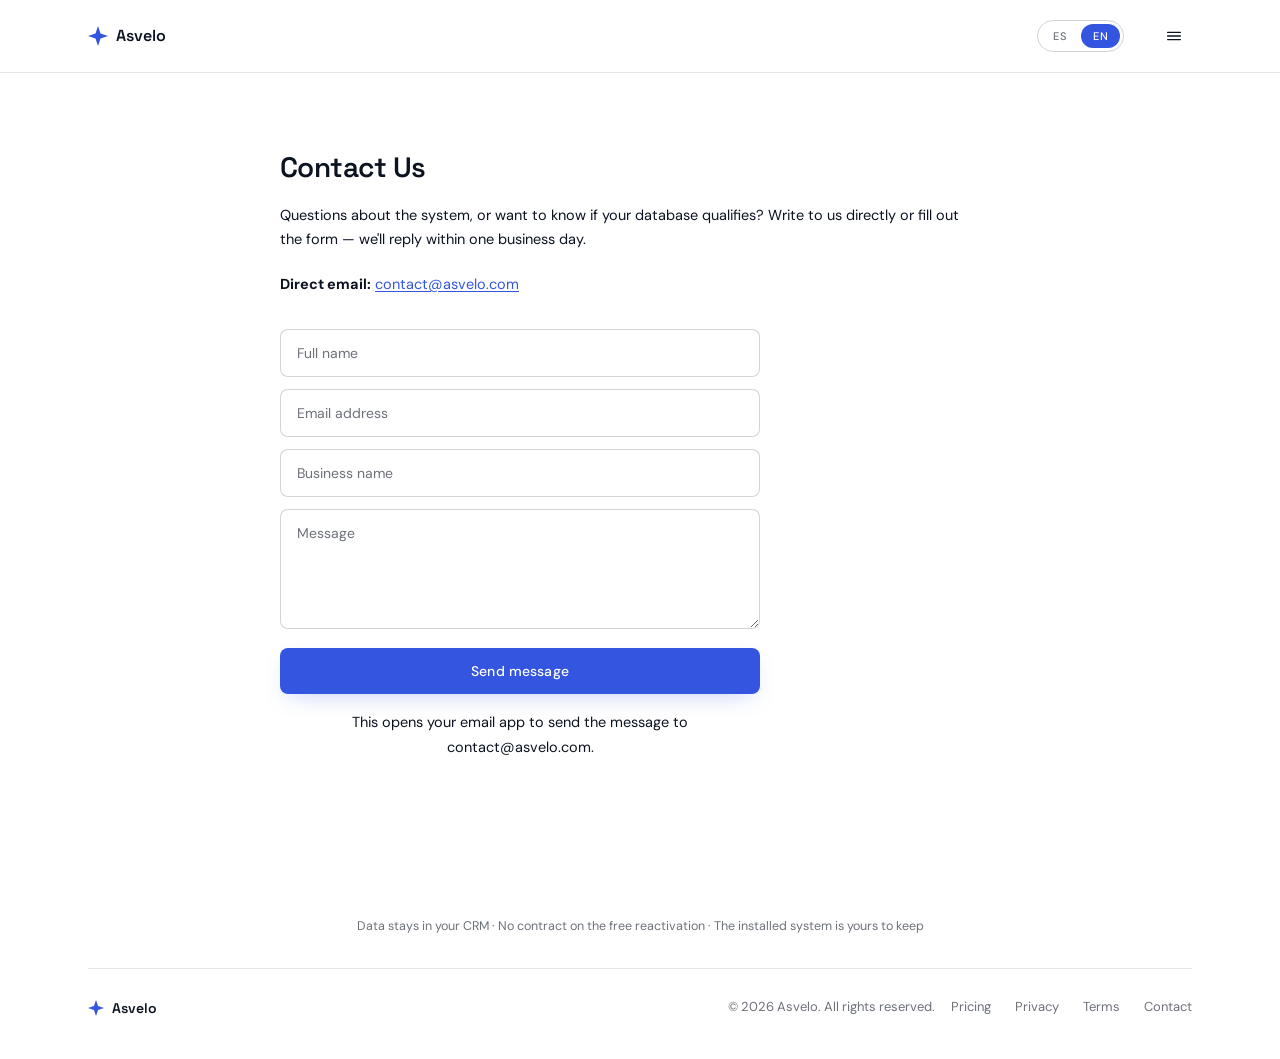
<file: contacto/index.html>
<!DOCTYPE html>
<html lang="es">
<head>
<meta charset="UTF-8">
<meta name="viewport" content="width=device-width, initial-scale=1.0">
<title>Contacto | Asvelo</title>
<meta name="description" content="Escríbenos a contact@asvelo.com o llena el formulario — te respondemos en menos de un día hábil.">
<link rel="canonical" href="https://asvelo.com/contacto/">
<link rel="preconnect" href="https://fonts.googleapis.com">
<link rel="preconnect" href="https://fonts.gstatic.com" crossorigin>
<link href="https://fonts.googleapis.com/css2?family=DM+Sans:ital,wght@0,400;0,500;1,400&family=Space+Grotesk:wght@500;600;700&family=IBM+Plex+Mono:wght@400;500&display=swap" rel="stylesheet">
<link rel="icon" href="data:image/svg+xml,%3Csvg xmlns='http://www.w3.org/2000/svg' viewBox='0 0 20 20'%3E%3Cpath d='M10 0L12.5 7.5L20 10L12.5 12.5L10 20L7.5 12.5L0 10L7.5 7.5L10 0Z' fill='%233355E0'/%3E%3C/svg%3E">
<meta name="theme-color" content="#FFFFFF">
<link rel="stylesheet" href="../css/styles.css">
<noscript><style>.reveal{opacity:1!important;transform:none!important;}</style></noscript>
</head>
<body>

<a class="skip-link" href="#main" data-i18n="aria.skipToContent">Saltar al contenido</a>

<!-- ============ NAV ============ -->
<header class="nav" id="nav">
  <div class="nav-inner container">
    <a href="../index.html" class="nav-logo">
      <svg width="20" height="20" viewBox="0 0 20 20" fill="none" xmlns="http://www.w3.org/2000/svg" aria-hidden="true">
        <path d="M10 0L12.5 7.5L20 10L12.5 12.5L10 20L7.5 12.5L0 10L7.5 7.5L10 0Z" fill="currentColor"/>
      </svg>
      <span translate="no">Asvelo</span>
    </a>
    <div class="lang-toggle" role="group" aria-label="Idioma / Language">
      <button class="lang-btn is-active" data-lang="es" aria-pressed="true">ES</button>
      <button class="lang-btn" data-lang="en" aria-pressed="false">EN</button>
    </div>
    <button type="button" class="menu-toggle" id="menuToggle" aria-expanded="false" aria-controls="menuPanel" data-i18n-aria-label="menu.toggle" aria-label="Abrir menú">
      <svg width="18" height="18" viewBox="0 0 20 20" fill="none" xmlns="http://www.w3.org/2000/svg" aria-hidden="true">
        <path d="M3 6h14M3 10h14M3 14h14" stroke="currentColor" stroke-width="1.6" stroke-linecap="round"/>
      </svg>
    </button>
  </div>
  <nav class="menu-panel" id="menuPanel" hidden aria-label="Menú principal">
    <a href="../index.html#top" data-i18n="menu.home">Inicio</a>
    <a href="../index.html#features" data-i18n="menu.features">Qué incluye</a>
    <a href="../precios/" data-i18n="menu.pricing">Precios</a>
    <a href="index.html" data-i18n="menu.contact">Contacto</a>
    <a href="../como-funciona/" data-i18n="menu.howItWorks">Cómo funciona</a>
  </nav>
</header>

<main id="main">
<section class="legal-page">
  <div class="legal-page-inner">
    <h1 class="h-sm" data-i18n="contact.title">Contáctanos</h1>
    <p class="muted-lead" data-i18n="contact.sub">¿Tienes dudas sobre el sistema o quieres saber si tu base califica? Escríbenos directamente o llena el formulario — te respondemos en menos de un día hábil.</p>

    <p class="contact-direct"><strong data-i18n="contact.emailLabel">Correo directo:</strong> <a href="mailto:contact@asvelo.com">contact@asvelo.com</a></p>

    <form class="diag-form contact-form" id="contactForm">
      <div class="diag-field">
        <label class="sr-only" for="contactName" data-i18n="form.name">Nombre completo</label>
        <input type="text" id="contactName" name="Nombre" autocomplete="name" data-i18n-placeholder="form.name" placeholder="Nombre completo" required>
      </div>
      <div class="diag-field">
        <label class="sr-only" for="contactEmail" data-i18n="form.email">Correo electrónico</label>
        <input type="email" id="contactEmail" name="Correo" autocomplete="email" data-i18n-placeholder="form.email" placeholder="Correo electrónico" required>
      </div>
      <div class="diag-field">
        <label class="sr-only" for="contactBusiness" data-i18n="form.business">Nombre del negocio</label>
        <input type="text" id="contactBusiness" name="Negocio" autocomplete="organization" data-i18n-placeholder="form.business" placeholder="Nombre del negocio">
      </div>
      <div class="diag-field">
        <label class="sr-only" for="contactMessage" data-i18n="form.message">Mensaje</label>
        <textarea id="contactMessage" name="Mensaje" rows="5" data-i18n-placeholder="form.message" placeholder="Mensaje" required></textarea>
      </div>
      <button type="submit" class="btn btn-primary" data-i18n="contact.submit">Enviar mensaje</button>
      <p class="diag-form-privacy" data-i18n="contact.formNote">Se abrirá tu programa de correo para enviar el mensaje a contact@asvelo.com.</p>
    </form>
  </div>
</section>
</main>

<!-- ============ FOOTER ============ -->
<footer class="footer">
  <div class="container">
    <div class="footer-trust" data-i18n="footer.trust">Tus datos se quedan en tu CRM · Sin contrato en la reactivación gratuita · El sistema instalado es tuyo</div>
    <div class="footer-bar">
      <a href="../index.html" class="nav-logo footer-logo">
        <svg width="16" height="16" viewBox="0 0 20 20" fill="none" xmlns="http://www.w3.org/2000/svg" aria-hidden="true">
          <path d="M10 0L12.5 7.5L20 10L12.5 12.5L10 20L7.5 12.5L0 10L7.5 7.5L10 0Z" fill="currentColor"/>
        </svg>
        <span translate="no">Asvelo</span>
      </a>
      <span class="footer-copy" data-i18n="footer.copy">© 2026 Asvelo. Todos los derechos reservados.</span>
      <div class="footer-links">
        <a href="../precios/" data-i18n="menu.pricing">Precios</a>
        <a href="../privacidad/" data-i18n="footer.privacy">Privacidad</a>
        <a href="../terminos/" data-i18n="footer.terms">Términos</a>
        <a href="index.html" data-i18n="footer.contact">Contacto</a>
      </div>
    </div>
  </div>
</footer>

<script src="../js/i18n.js"></script>
<script src="../js/main.js"></script>
<script src="../js/contacto.js"></script>
</body>
</html>
</file>
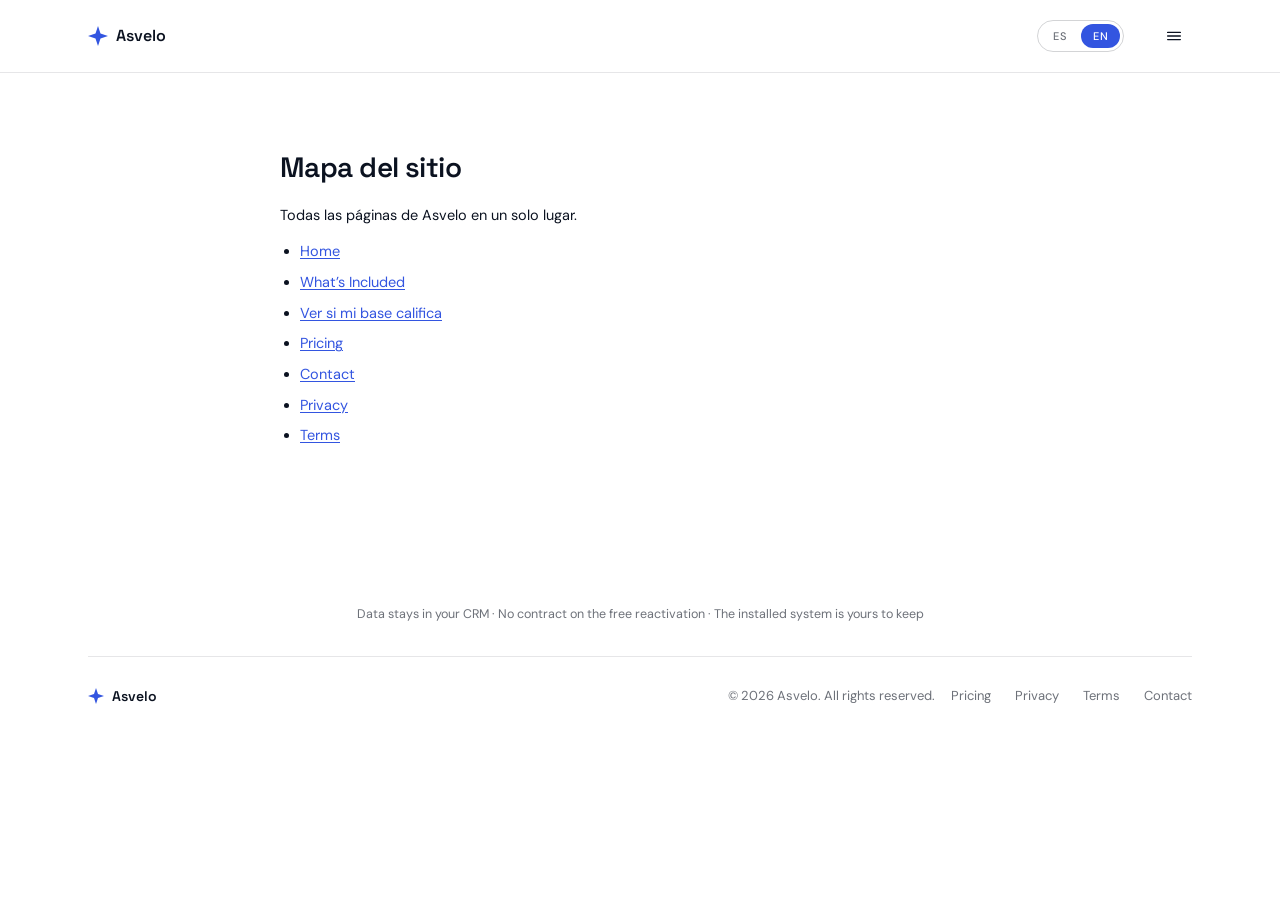
<file: mapa-del-sitio/index.html>
<!DOCTYPE html>
<html lang="es">
<head>
<meta charset="UTF-8">
<meta name="viewport" content="width=device-width, initial-scale=1.0">
<title>Mapa del sitio | Asvelo</title>
<meta name="description" content="Todas las páginas de Asvelo en un solo lugar.">
<link rel="canonical" href="https://asvelo.com/mapa-del-sitio/">
<link rel="preconnect" href="https://fonts.googleapis.com">
<link rel="preconnect" href="https://fonts.gstatic.com" crossorigin>
<link href="https://fonts.googleapis.com/css2?family=DM+Sans:ital,wght@0,400;0,500;1,400&family=Space+Grotesk:wght@500;600;700&family=IBM+Plex+Mono:wght@400;500&display=swap" rel="stylesheet">
<link rel="icon" href="data:image/svg+xml,%3Csvg xmlns='http://www.w3.org/2000/svg' viewBox='0 0 20 20'%3E%3Cpath d='M10 0L12.5 7.5L20 10L12.5 12.5L10 20L7.5 12.5L0 10L7.5 7.5L10 0Z' fill='%233355E0'/%3E%3C/svg%3E">
<meta name="theme-color" content="#FFFFFF">
<link rel="stylesheet" href="../css/styles.css">
<noscript><style>.reveal{opacity:1!important;transform:none!important;}</style></noscript>
</head>
<body>

<a class="skip-link" href="#main" data-i18n="aria.skipToContent">Saltar al contenido</a>

<!-- ============ NAV ============ -->
<header class="nav" id="nav">
  <div class="nav-inner container">
    <a href="../index.html" class="nav-logo">
      <svg width="20" height="20" viewBox="0 0 20 20" fill="none" xmlns="http://www.w3.org/2000/svg" aria-hidden="true">
        <path d="M10 0L12.5 7.5L20 10L12.5 12.5L10 20L7.5 12.5L0 10L7.5 7.5L10 0Z" fill="currentColor"/>
      </svg>
      <span translate="no">Asvelo</span>
    </a>
    <div class="lang-toggle" role="group" aria-label="Idioma / Language">
      <button class="lang-btn is-active" data-lang="es" aria-pressed="true">ES</button>
      <button class="lang-btn" data-lang="en" aria-pressed="false">EN</button>
    </div>
    <button type="button" class="menu-toggle" id="menuToggle" aria-expanded="false" aria-controls="menuPanel" data-i18n-aria-label="menu.toggle" aria-label="Abrir menú">
      <svg width="18" height="18" viewBox="0 0 20 20" fill="none" xmlns="http://www.w3.org/2000/svg" aria-hidden="true">
        <path d="M3 6h14M3 10h14M3 14h14" stroke="currentColor" stroke-width="1.6" stroke-linecap="round"/>
      </svg>
    </button>
  </div>
  <nav class="menu-panel" id="menuPanel" hidden aria-label="Menú principal">
    <a href="../index.html#top" data-i18n="menu.home">Inicio</a>
    <a href="../index.html#features" data-i18n="menu.features">Qué incluye</a>
    <a href="../precios/" data-i18n="menu.pricing">Precios</a>
    <a href="../contacto/" data-i18n="menu.contact">Contacto</a>
    <a href="index.html" data-i18n="menu.sitemap">Mapa del sitio</a>
  </nav>
</header>

<main id="main">
<section class="legal-page">
  <div class="legal-page-inner">
    <h1 class="h-sm" data-i18n="sitemap.title">Mapa del sitio</h1>
    <p class="muted-lead" data-i18n="sitemap.sub">Todas las páginas de Asvelo en un solo lugar.</p>

    <ul>
      <li><a href="../index.html#top" data-i18n="menu.home">Inicio</a></li>
      <li><a href="../index.html#features" data-i18n="menu.features">Qué incluye</a></li>
      <li><a href="../reactivar.html" data-i18n="sitemap.qualify">Ver si mi base califica</a></li>
      <li><a href="../precios/" data-i18n="menu.pricing">Precios</a></li>
      <li><a href="../contacto/" data-i18n="menu.contact">Contacto</a></li>
      <li><a href="../privacidad/" data-i18n="footer.privacy">Privacidad</a></li>
      <li><a href="../terminos/" data-i18n="footer.terms">Términos</a></li>
    </ul>
  </div>
</section>
</main>

<!-- ============ FOOTER ============ -->
<footer class="footer">
  <div class="container">
    <div class="footer-trust" data-i18n="footer.trust">Tus datos se quedan en tu CRM · Sin contrato en la reactivación gratuita · Cancela cuando quieras</div>
    <div class="footer-bar">
      <a href="../index.html" class="nav-logo footer-logo">
        <svg width="16" height="16" viewBox="0 0 20 20" fill="none" xmlns="http://www.w3.org/2000/svg" aria-hidden="true">
          <path d="M10 0L12.5 7.5L20 10L12.5 12.5L10 20L7.5 12.5L0 10L7.5 7.5L10 0Z" fill="currentColor"/>
        </svg>
        <span translate="no">Asvelo</span>
      </a>
      <span class="footer-copy" data-i18n="footer.copy">© 2026 Asvelo. Todos los derechos reservados.</span>
      <div class="footer-links">
        <a href="../precios/" data-i18n="menu.pricing">Precios</a>
        <a href="../privacidad/" data-i18n="footer.privacy">Privacidad</a>
        <a href="../terminos/" data-i18n="footer.terms">Términos</a>
        <a href="../contacto/" data-i18n="footer.contact">Contacto</a>
      </div>
    </div>
  </div>
</footer>

<script src="../js/i18n.js"></script>
<script src="../js/main.js"></script>
</body>
</html>
</file>
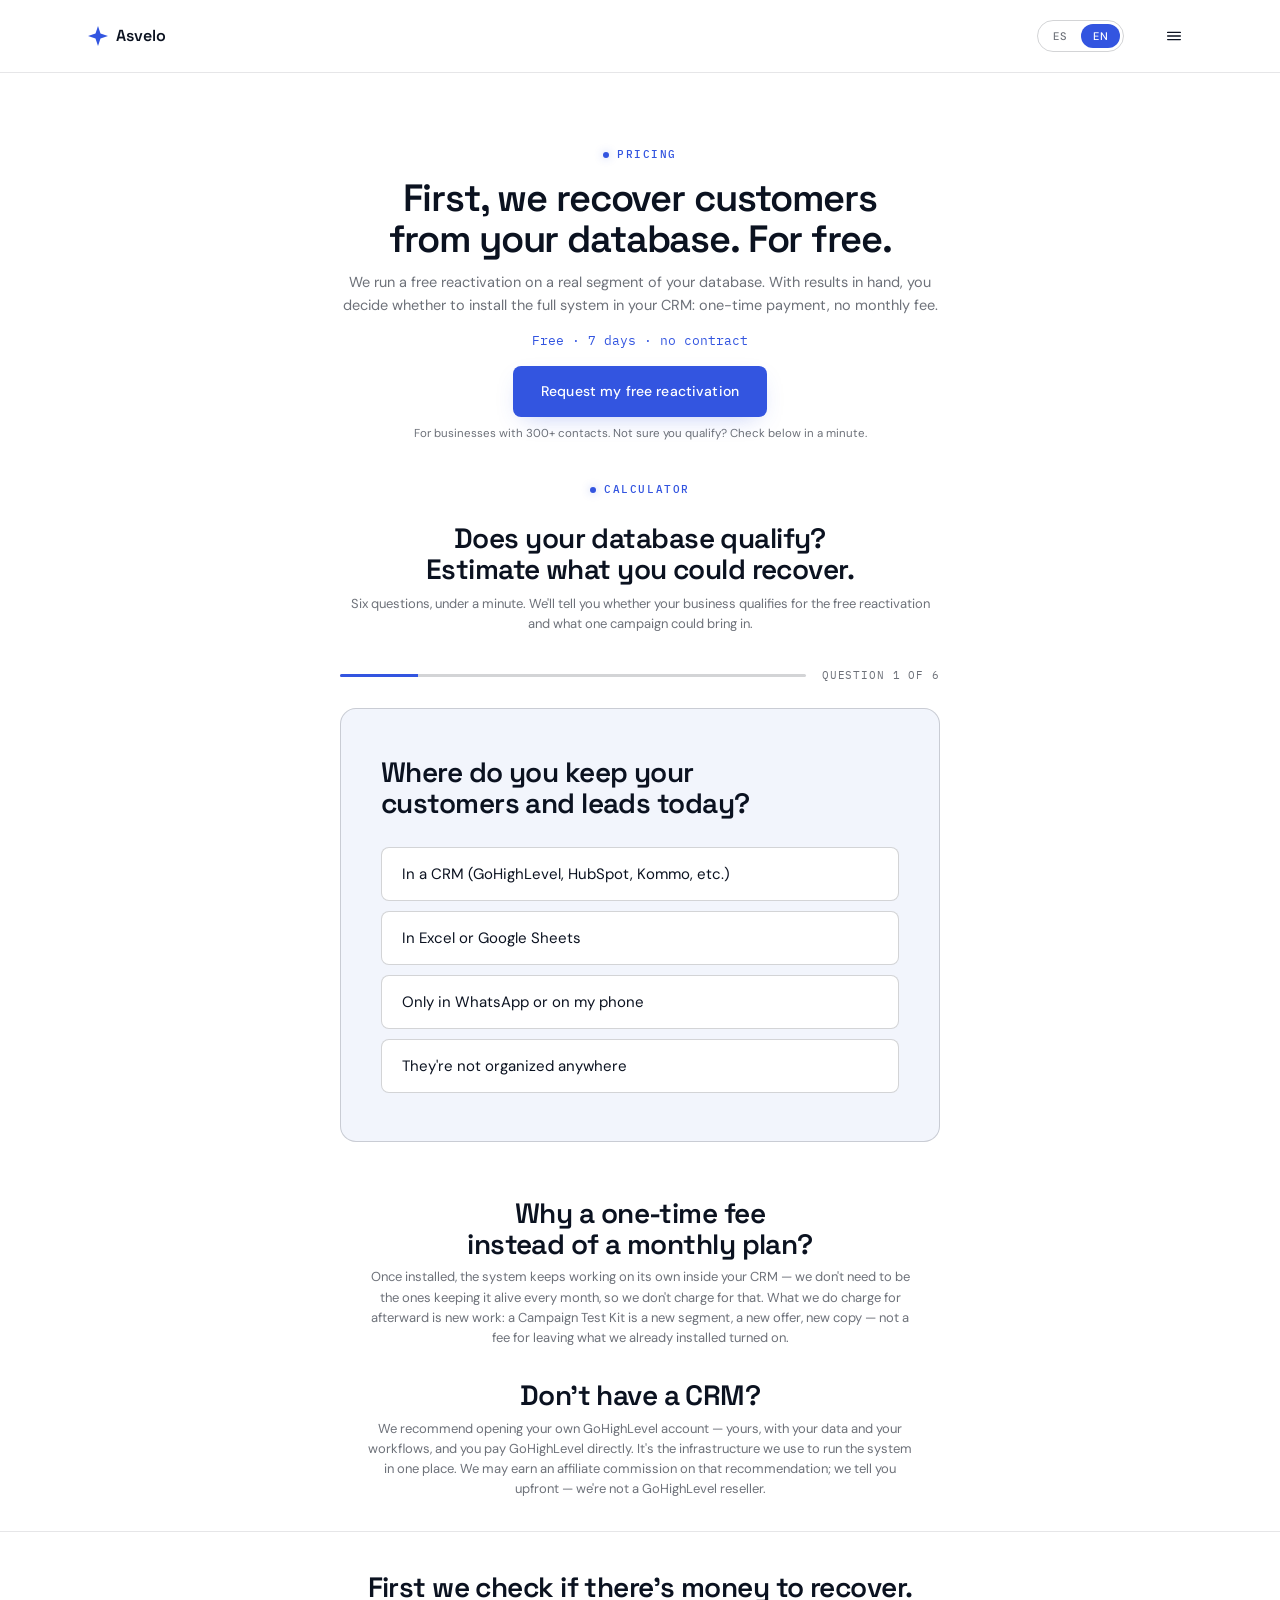
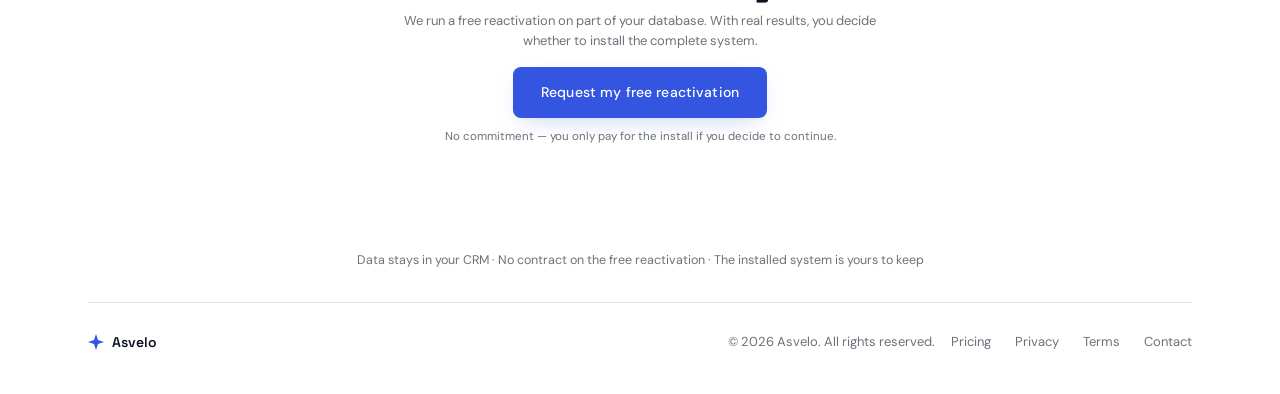
<file: precios/index.html>
<!DOCTYPE html>
<html lang="es">
<head>
<meta charset="UTF-8">
<meta name="viewport" content="width=device-width, initial-scale=1.0">
<title>Precios de Asvelo | Sistema de recuperación de ingresos</title>
<meta name="description" content="Empieza con una reactivación gratuita de tu base de datos. Calcula en un minuto si tu negocio califica y cuánto podrías recuperar.">
<link rel="canonical" href="https://asvelo.com/precios/">
<link rel="preconnect" href="https://fonts.googleapis.com">
<link rel="preconnect" href="https://fonts.gstatic.com" crossorigin>
<link href="https://fonts.googleapis.com/css2?family=DM+Sans:ital,wght@0,400;0,500;1,400&family=Space+Grotesk:wght@500;600;700&family=IBM+Plex+Mono:wght@400;500&display=swap" rel="stylesheet">
<link rel="icon" href="data:image/svg+xml,%3Csvg xmlns='http://www.w3.org/2000/svg' viewBox='0 0 20 20'%3E%3Cpath d='M10 0L12.5 7.5L20 10L12.5 12.5L10 20L7.5 12.5L0 10L7.5 7.5L10 0Z' fill='%233355E0'/%3E%3C/svg%3E">
<meta name="theme-color" content="#FFFFFF">
<link rel="stylesheet" href="../css/styles.css">
<noscript><style>.reveal{opacity:1!important;transform:none!important;}</style></noscript>
</head>
<body>

<a class="skip-link" href="#main" data-i18n="aria.skipToContent">Saltar al contenido</a>

<!-- ============ NAV ============ -->
<header class="nav" id="nav">
  <div class="nav-inner container">
    <a href="../index.html" class="nav-logo">
      <svg width="20" height="20" viewBox="0 0 20 20" fill="none" xmlns="http://www.w3.org/2000/svg" aria-hidden="true">
        <path d="M10 0L12.5 7.5L20 10L12.5 12.5L10 20L7.5 12.5L0 10L7.5 7.5L10 0Z" fill="currentColor"/>
      </svg>
      <span translate="no">Asvelo</span>
    </a>
    <div class="lang-toggle" role="group" aria-label="Idioma / Language">
      <button class="lang-btn is-active" data-lang="es" aria-pressed="true">ES</button>
      <button class="lang-btn" data-lang="en" aria-pressed="false">EN</button>
    </div>
    <button type="button" class="menu-toggle" id="menuToggle" aria-expanded="false" aria-controls="menuPanel" data-i18n-aria-label="menu.toggle" aria-label="Abrir menú">
      <svg width="18" height="18" viewBox="0 0 20 20" fill="none" xmlns="http://www.w3.org/2000/svg" aria-hidden="true">
        <path d="M3 6h14M3 10h14M3 14h14" stroke="currentColor" stroke-width="1.6" stroke-linecap="round"/>
      </svg>
    </button>
  </div>
  <nav class="menu-panel" id="menuPanel" hidden aria-label="Menú principal">
    <a href="../index.html#top" data-i18n="menu.home">Inicio</a>
    <a href="../index.html#features" data-i18n="menu.features">Qué incluye</a>
    <a href="index.html" data-i18n="menu.pricing">Precios</a>
    <a href="../contacto/" data-i18n="menu.contact">Contacto</a>
    <a href="../como-funciona/" data-i18n="menu.howItWorks">Cómo funciona</a>
  </nav>
</header>

<main id="main">
<!-- ============ HERO ============ -->
<section class="pricing-hero">
  <div class="pricing-hero-inner">
    <div class="eyebrow center reveal"><span class="dot"></span><span data-i18n="pricing.eyebrow">Precios</span></div>
    <h1 class="h-lg center reveal" data-i18n="pricing.hero.title">Primero recuperamos clientes de tu base. Gratis.</h1>
    <p class="muted-lead center reveal" data-i18n="pricing.hero.sub">Corremos una reactivación gratuita sobre un segmento real de tu base. Con resultados en la mano, decides si instalar el sistema completo en tu CRM: pago único, sin mensualidad.</p>
    <p class="pricing-anchor center reveal" data-i18n="pricing.hero.anchor">Gratis · 7 días · sin contrato</p>
    <div class="reveal" style="margin-top:16px">
      <a href="https://wa.me/522295314183?text=Hola%2C%20quiero%20saber%20si%20mi%20base%20califica%20para%20la%20reactivaci%C3%B3n%20gratuita." target="_blank" rel="noopener" class="btn btn-primary" data-i18n="pricing.hero.cta">Solicitar mi reactivación gratuita</a>
      <p class="pricing-hero-reassurance" data-i18n="pricing.hero.reassurance">Para negocios con 300+ contactos. ¿No sabes si calificas? Calcúlalo abajo en un minuto.</p>
    </div>
  </div>
</section>

<!-- ============ QUALIFYING CALCULATOR ============ -->
<section class="pricing-estimator" id="calc" data-cta-href="https://wa.me/522295314183?text=Hola%2C%20quiero%20saber%20si%20mi%20base%20califica%20para%20la%20reactivaci%C3%B3n%20gratuita.">
  <div class="pricing-estimator-inner">
    <div class="diag-intro">
      <div class="eyebrow center reveal"><span class="dot"></span><span data-i18n="calc.eyebrow">Calculadora</span></div>
      <h2 class="h-sm center reveal" data-i18n="calc.title">¿Tu base califica? Calcula cuánto podrías recuperar.</h2>
      <p class="pricing-philosophy-body center reveal" data-i18n="calc.sub">Seis preguntas, menos de un minuto. Te decimos si tu negocio parece candidato y cuánto podría generar una campaña frente a la inversión.</p>
    </div>
    <div class="diag-progress-row reveal">
      <button type="button" class="diag-back" id="calcBack" data-i18n-aria-label="aria.diagBack" aria-label="Pregunta anterior" hidden>
        <svg width="14" height="14" viewBox="0 0 16 16" fill="none" xmlns="http://www.w3.org/2000/svg"><path d="M10 3 5 8l5 5" stroke="currentColor" stroke-width="1.6" stroke-linecap="round" stroke-linejoin="round"/></svg>
      </button>
      <div class="diag-progress-bar"><span id="calcProgressFill"></span></div>
      <span class="diag-step-label" id="calcStepLabel"></span>
    </div>
    <div class="diag-card reveal" id="calcCard" aria-live="polite"></div>
  </div>
</section>

<!-- ============ PRICING PHILOSOPHY ============ -->
<section class="pricing-philosophy">
  <h2 class="h-sm center reveal" data-i18n="pricing.philosophy.title">¿Por qué una tarifa única en vez de una mensualidad?</h2>
  <p class="pricing-philosophy-body reveal" data-i18n="pricing.philosophy.body">Una vez instalado, el sistema sigue trabajando solo dentro de tu CRM — no necesitamos ser nosotros quienes lo mantengamos vivo cada mes, así que no te cobramos por eso. Lo que sí cobramos después son campañas nuevas: un Kit de Campaña es trabajo real — un segmento nuevo, una oferta nueva, copy nuevo — no una cuota por dejar prendido lo que ya instalamos.</p>
</section>

<!-- ============ NO CRM ============ -->
<section class="pricing-philosophy">
  <h2 class="h-sm center reveal" data-i18n="pricing.nocrm.title">¿No tienes un CRM?</h2>
  <p class="pricing-philosophy-body reveal" data-i18n="pricing.nocrm.body">Te recomendamos abrir tu propia cuenta de GoHighLevel — tuya, con tus datos y tus flujos de trabajo, y tú le pagas directo a GoHighLevel. Es la infraestructura que usamos para operar el sistema en un solo lugar. Podemos recibir una comisión de afiliado por la recomendación; te lo decimos de frente — no somos revendedores de GoHighLevel.</p>
</section>

<!-- ============ FINAL CTA ============ -->
<section class="pricing-cta">
  <h2 class="h-sm center reveal" data-i18n="pricing.finalCta.title">Primero vemos si hay dinero que recuperar.</h2>
  <p class="pricing-cta-body reveal" data-i18n="pricing.finalCta.body">Corremos una reactivación gratuita sobre parte de tu base. Con resultados reales, decides si instalar el sistema completo.</p>
  <a href="https://wa.me/522295314183?text=Hola%2C%20quiero%20saber%20si%20mi%20base%20califica%20para%20la%20reactivaci%C3%B3n%20gratuita." target="_blank" rel="noopener" class="btn btn-primary reveal" data-pricing-cta="final_section" data-i18n="pricing.finalCta.cta" style="margin-top:16px">Solicitar reactivación gratuita</a>
  <p class="pricing-cta-reassurance reveal" data-i18n="pricing.finalCta.reassurance">Sin compromiso — pagas la instalación solo si decides continuar.</p>
</section>
</main>

<!-- ============ FOOTER ============ -->
<footer class="footer">
  <div class="container">
    <div class="footer-trust" data-i18n="footer.trust">Tus datos se quedan en tu CRM · Sin contrato en la reactivación gratuita · El sistema instalado es tuyo</div>
    <div class="footer-bar">
      <a href="../index.html" class="nav-logo footer-logo">
        <svg width="16" height="16" viewBox="0 0 20 20" fill="none" xmlns="http://www.w3.org/2000/svg" aria-hidden="true">
          <path d="M10 0L12.5 7.5L20 10L12.5 12.5L10 20L7.5 12.5L0 10L7.5 7.5L10 0Z" fill="currentColor"/>
        </svg>
        <span translate="no">Asvelo</span>
      </a>
      <span class="footer-copy" data-i18n="footer.copy">© 2026 Asvelo. Todos los derechos reservados.</span>
      <div class="footer-links">
        <a href="index.html" data-i18n="menu.pricing">Precios</a>
        <a href="../privacidad/index.html" data-i18n="footer.privacy">Privacidad</a>
        <a href="../terminos/index.html" data-i18n="footer.terms">Términos</a>
        <a href="../contacto/" data-i18n="footer.contact">Contacto</a>
      </div>
    </div>
  </div>
</footer>

<script src="../js/i18n.js"></script>
<script src="../js/main.js"></script>
<script src="../js/pricing-estimator.js"></script>
</body>
</html>
</file>
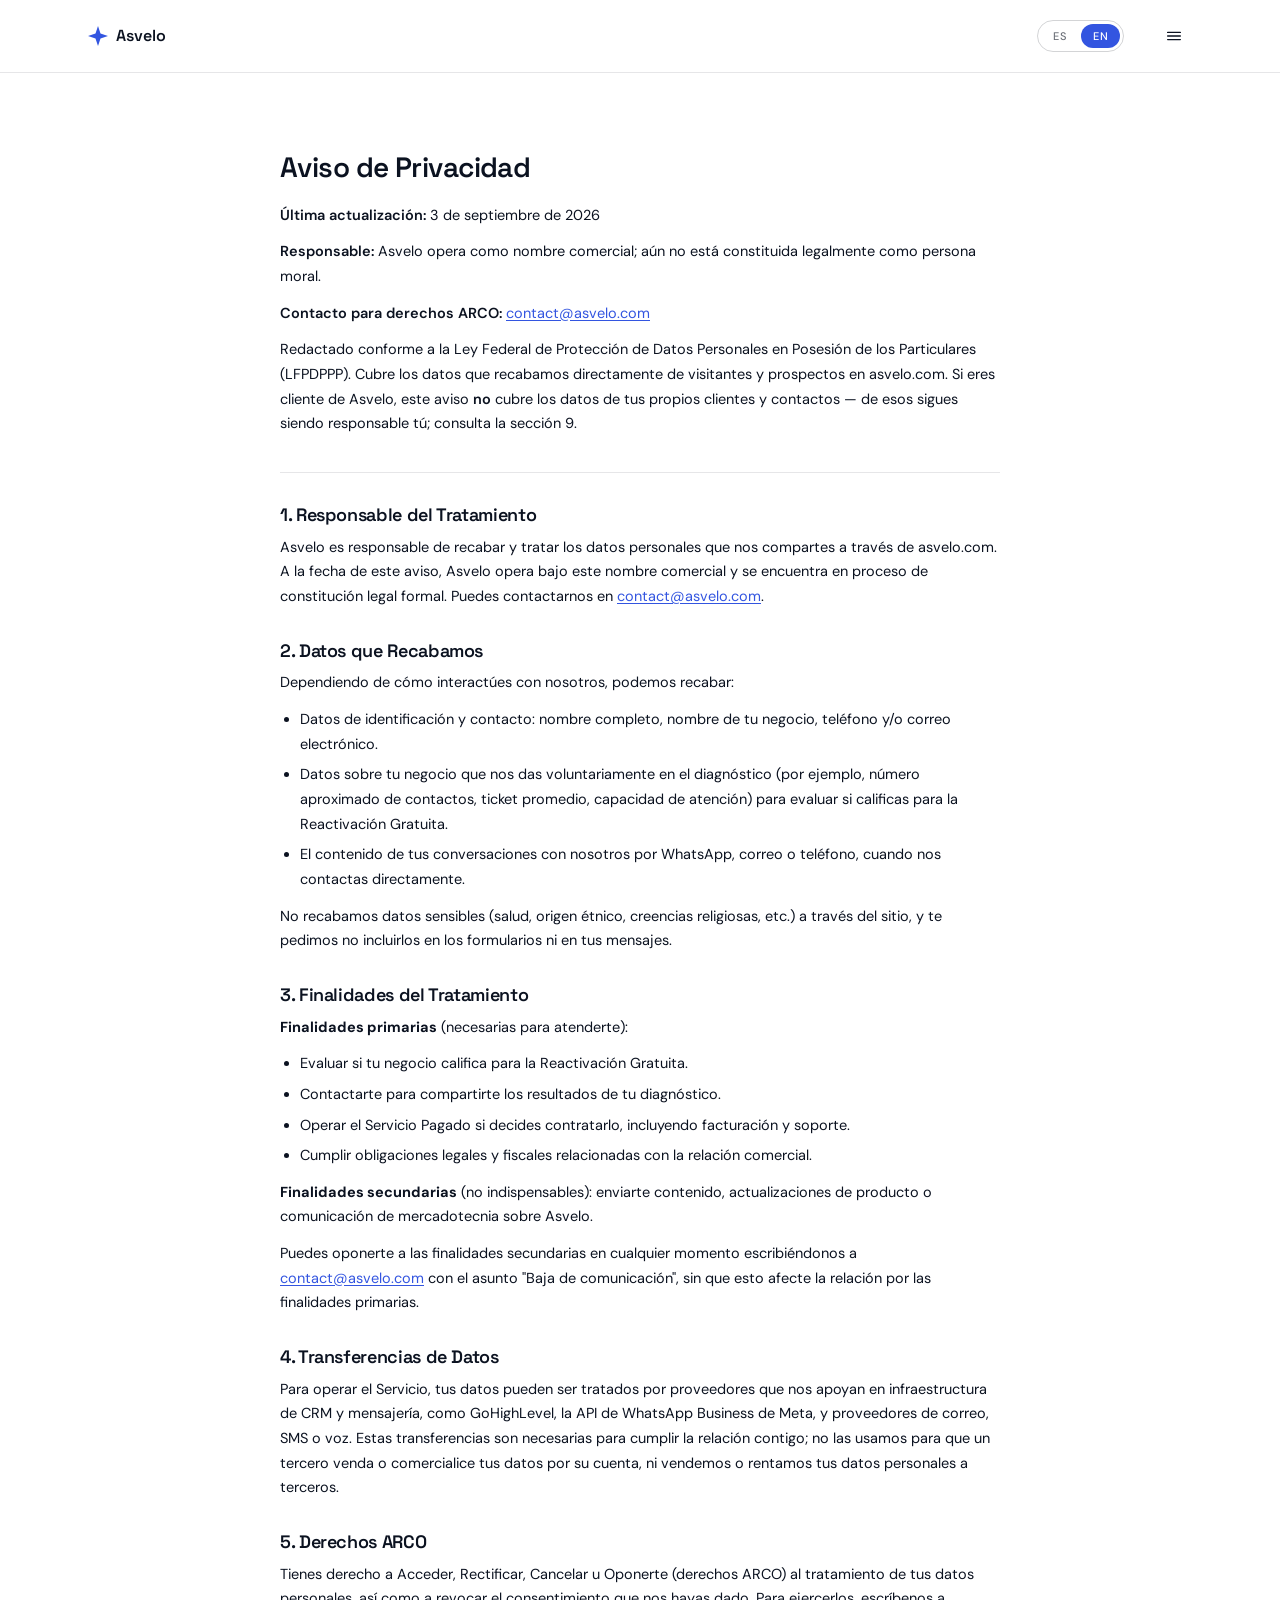
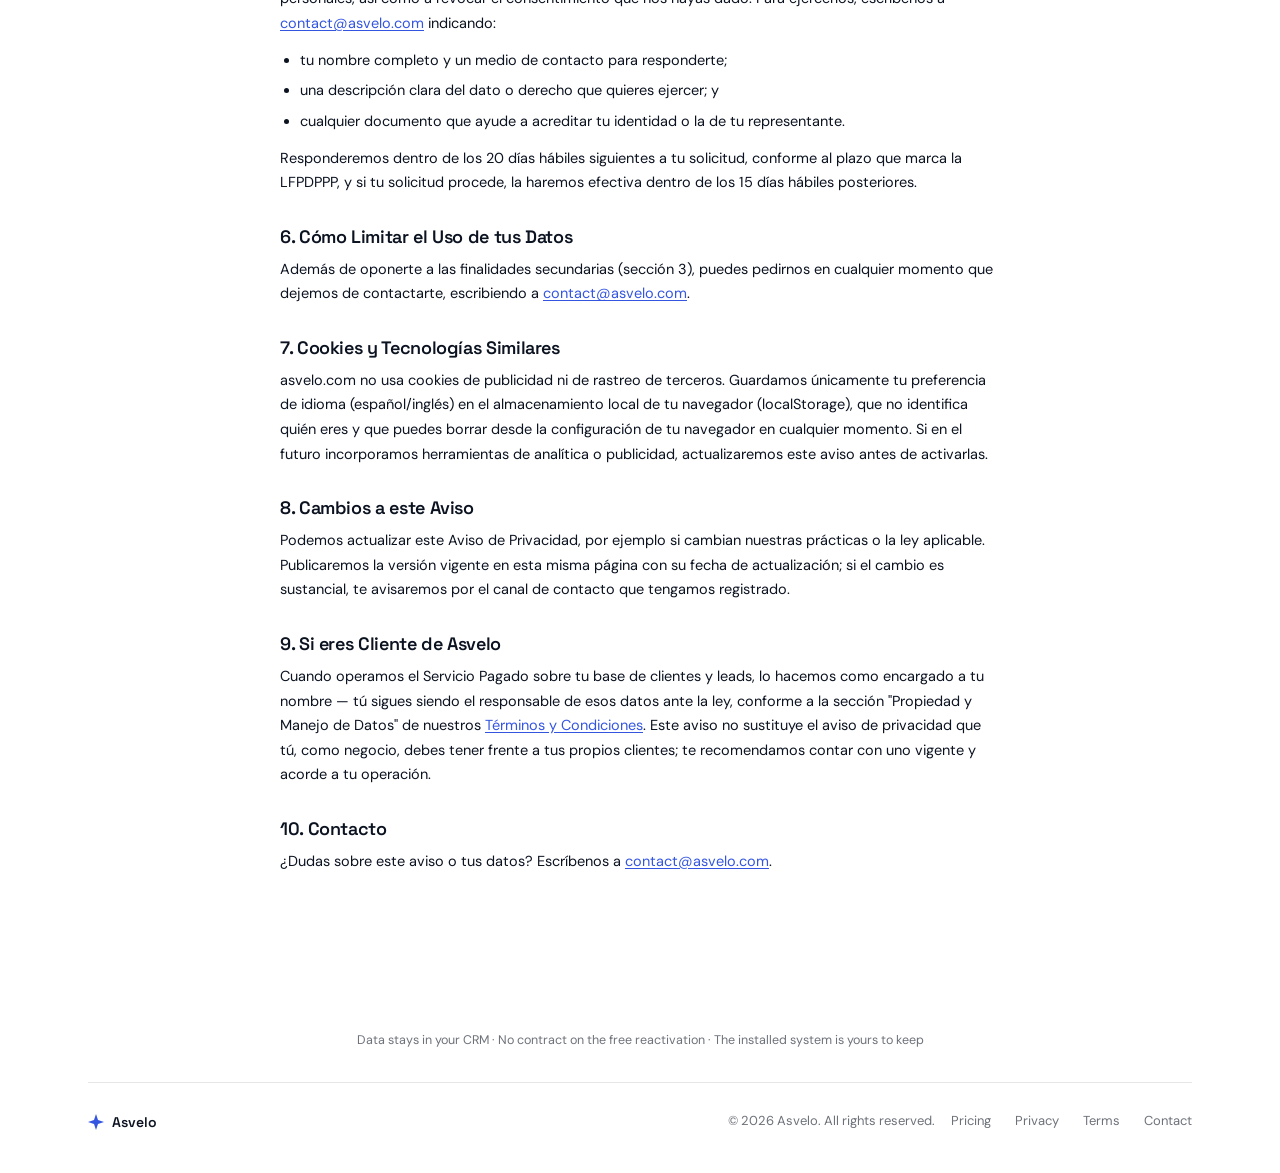
<file: privacidad/index.html>
<!DOCTYPE html>
<html lang="es">
<head>
<meta charset="UTF-8">
<meta name="viewport" content="width=device-width, initial-scale=1.0">
<title>Aviso de Privacidad | Asvelo</title>
<meta name="description" content="Aviso de Privacidad de Asvelo conforme a la LFPDPPP: qué datos recabamos, para qué los usamos, con quién los compartimos y cómo ejercer tus derechos ARCO.">
<link rel="canonical" href="https://asvelo.com/privacidad/">
<link rel="preconnect" href="https://fonts.googleapis.com">
<link rel="preconnect" href="https://fonts.gstatic.com" crossorigin>
<link href="https://fonts.googleapis.com/css2?family=DM+Sans:ital,wght@0,400;0,500;1,400&family=Space+Grotesk:wght@500;600;700&family=IBM+Plex+Mono:wght@400;500&display=swap" rel="stylesheet">
<link rel="icon" href="data:image/svg+xml,%3Csvg xmlns='http://www.w3.org/2000/svg' viewBox='0 0 20 20'%3E%3Cpath d='M10 0L12.5 7.5L20 10L12.5 12.5L10 20L7.5 12.5L0 10L7.5 7.5L10 0Z' fill='%233355E0'/%3E%3C/svg%3E">
<meta name="theme-color" content="#FFFFFF">
<link rel="stylesheet" href="../css/styles.css">
<noscript><style>.reveal{opacity:1!important;transform:none!important;}</style></noscript>
</head>
<body>

<a class="skip-link" href="#main" data-i18n="aria.skipToContent">Saltar al contenido</a>

<!-- ============ NAV ============ -->
<header class="nav" id="nav">
  <div class="nav-inner container">
    <a href="../index.html" class="nav-logo">
      <svg width="20" height="20" viewBox="0 0 20 20" fill="none" xmlns="http://www.w3.org/2000/svg" aria-hidden="true">
        <path d="M10 0L12.5 7.5L20 10L12.5 12.5L10 20L7.5 12.5L0 10L7.5 7.5L10 0Z" fill="currentColor"/>
      </svg>
      <span translate="no">Asvelo</span>
    </a>
    <div class="lang-toggle" role="group" aria-label="Idioma / Language">
      <button class="lang-btn is-active" data-lang="es" aria-pressed="true">ES</button>
      <button class="lang-btn" data-lang="en" aria-pressed="false">EN</button>
    </div>
    <button type="button" class="menu-toggle" id="menuToggle" aria-expanded="false" aria-controls="menuPanel" data-i18n-aria-label="menu.toggle" aria-label="Abrir menú">
      <svg width="18" height="18" viewBox="0 0 20 20" fill="none" xmlns="http://www.w3.org/2000/svg" aria-hidden="true">
        <path d="M3 6h14M3 10h14M3 14h14" stroke="currentColor" stroke-width="1.6" stroke-linecap="round"/>
      </svg>
    </button>
  </div>
  <nav class="menu-panel" id="menuPanel" hidden aria-label="Menú principal">
    <a href="../index.html#top" data-i18n="menu.home">Inicio</a>
    <a href="../index.html#features" data-i18n="menu.features">Qué incluye</a>
    <a href="../precios/" data-i18n="menu.pricing">Precios</a>
    <a href="../contacto/" data-i18n="menu.contact">Contacto</a>
    <a href="../como-funciona/" data-i18n="menu.howItWorks">Cómo funciona</a>
  </nav>
</header>

<main id="main">
<section class="legal-page">
  <div class="legal-page-inner">
    <h1 class="h-sm">Aviso de Privacidad</h1>
    <div class="legal-meta">
      <p><strong>Última actualización:</strong> 3 de septiembre de 2026</p>
      <p><strong>Responsable:</strong> Asvelo opera como nombre comercial; aún no está constituida legalmente como persona moral.</p>
      <p><strong>Contacto para derechos ARCO:</strong> <a href="mailto:contact@asvelo.com">contact@asvelo.com</a></p>
      <p>Redactado conforme a la Ley Federal de Protección de Datos Personales en Posesión de los Particulares (LFPDPPP). Cubre los datos que recabamos directamente de visitantes y prospectos en asvelo.com. Si eres cliente de Asvelo, este aviso <strong>no</strong> cubre los datos de tus propios clientes y contactos — de esos sigues siendo responsable tú; consulta la sección 9.</p>
    </div>

    <h2>1. Responsable del Tratamiento</h2>
    <p>Asvelo es responsable de recabar y tratar los datos personales que nos compartes a través de asvelo.com. A la fecha de este aviso, Asvelo opera bajo este nombre comercial y se encuentra en proceso de constitución legal formal. Puedes contactarnos en <a href="mailto:contact@asvelo.com">contact@asvelo.com</a>.</p>

    <h2>2. Datos que Recabamos</h2>
    <p>Dependiendo de cómo interactúes con nosotros, podemos recabar:</p>
    <ul>
      <li>Datos de identificación y contacto: nombre completo, nombre de tu negocio, teléfono y/o correo electrónico.</li>
      <li>Datos sobre tu negocio que nos das voluntariamente en el diagnóstico (por ejemplo, número aproximado de contactos, ticket promedio, capacidad de atención) para evaluar si calificas para la Reactivación Gratuita.</li>
      <li>El contenido de tus conversaciones con nosotros por WhatsApp, correo o teléfono, cuando nos contactas directamente.</li>
    </ul>
    <p>No recabamos datos sensibles (salud, origen étnico, creencias religiosas, etc.) a través del sitio, y te pedimos no incluirlos en los formularios ni en tus mensajes.</p>

    <h2>3. Finalidades del Tratamiento</h2>
    <p><strong>Finalidades primarias</strong> (necesarias para atenderte):</p>
    <ul>
      <li>Evaluar si tu negocio califica para la Reactivación Gratuita.</li>
      <li>Contactarte para compartirte los resultados de tu diagnóstico.</li>
      <li>Operar el Servicio Pagado si decides contratarlo, incluyendo facturación y soporte.</li>
      <li>Cumplir obligaciones legales y fiscales relacionadas con la relación comercial.</li>
    </ul>
    <p><strong>Finalidades secundarias</strong> (no indispensables): enviarte contenido, actualizaciones de producto o comunicación de mercadotecnia sobre Asvelo.</p>
    <p>Puedes oponerte a las finalidades secundarias en cualquier momento escribiéndonos a <a href="mailto:contact@asvelo.com">contact@asvelo.com</a> con el asunto "Baja de comunicación", sin que esto afecte la relación por las finalidades primarias.</p>

    <h2>4. Transferencias de Datos</h2>
    <p>Para operar el Servicio, tus datos pueden ser tratados por proveedores que nos apoyan en infraestructura de CRM y mensajería, como GoHighLevel, la API de WhatsApp Business de Meta, y proveedores de correo, SMS o voz. Estas transferencias son necesarias para cumplir la relación contigo; no las usamos para que un tercero venda o comercialice tus datos por su cuenta, ni vendemos o rentamos tus datos personales a terceros.</p>

    <h2>5. Derechos ARCO</h2>
    <p>Tienes derecho a Acceder, Rectificar, Cancelar u Oponerte (derechos ARCO) al tratamiento de tus datos personales, así como a revocar el consentimiento que nos hayas dado. Para ejercerlos, escríbenos a <a href="mailto:contact@asvelo.com">contact@asvelo.com</a> indicando:</p>
    <ul>
      <li>tu nombre completo y un medio de contacto para responderte;</li>
      <li>una descripción clara del dato o derecho que quieres ejercer; y</li>
      <li>cualquier documento que ayude a acreditar tu identidad o la de tu representante.</li>
    </ul>
    <p>Responderemos dentro de los 20 días hábiles siguientes a tu solicitud, conforme al plazo que marca la LFPDPPP, y si tu solicitud procede, la haremos efectiva dentro de los 15 días hábiles posteriores.</p>

    <h2>6. Cómo Limitar el Uso de tus Datos</h2>
    <p>Además de oponerte a las finalidades secundarias (sección 3), puedes pedirnos en cualquier momento que dejemos de contactarte, escribiendo a <a href="mailto:contact@asvelo.com">contact@asvelo.com</a>.</p>

    <h2>7. Cookies y Tecnologías Similares</h2>
    <p>asvelo.com no usa cookies de publicidad ni de rastreo de terceros. Guardamos únicamente tu preferencia de idioma (español/inglés) en el almacenamiento local de tu navegador (localStorage), que no identifica quién eres y que puedes borrar desde la configuración de tu navegador en cualquier momento. Si en el futuro incorporamos herramientas de analítica o publicidad, actualizaremos este aviso antes de activarlas.</p>

    <h2>8. Cambios a este Aviso</h2>
    <p>Podemos actualizar este Aviso de Privacidad, por ejemplo si cambian nuestras prácticas o la ley aplicable. Publicaremos la versión vigente en esta misma página con su fecha de actualización; si el cambio es sustancial, te avisaremos por el canal de contacto que tengamos registrado.</p>

    <h2>9. Si eres Cliente de Asvelo</h2>
    <p>Cuando operamos el Servicio Pagado sobre tu base de clientes y leads, lo hacemos como encargado a tu nombre — tú sigues siendo el responsable de esos datos ante la ley, conforme a la sección "Propiedad y Manejo de Datos" de nuestros <a href="../terminos/">Términos y Condiciones</a>. Este aviso no sustituye el aviso de privacidad que tú, como negocio, debes tener frente a tus propios clientes; te recomendamos contar con uno vigente y acorde a tu operación.</p>

    <h2>10. Contacto</h2>
    <p>¿Dudas sobre este aviso o tus datos? Escríbenos a <a href="mailto:contact@asvelo.com">contact@asvelo.com</a>.</p>
  </div>
</section>
</main>

<!-- ============ FOOTER ============ -->
<footer class="footer">
  <div class="container">
    <div class="footer-trust" data-i18n="footer.trust">Tus datos se quedan en tu CRM · Sin contrato en la reactivación gratuita · El sistema instalado es tuyo</div>
    <div class="footer-bar">
      <a href="../index.html" class="nav-logo footer-logo">
        <svg width="16" height="16" viewBox="0 0 20 20" fill="none" xmlns="http://www.w3.org/2000/svg" aria-hidden="true">
          <path d="M10 0L12.5 7.5L20 10L12.5 12.5L10 20L7.5 12.5L0 10L7.5 7.5L10 0Z" fill="currentColor"/>
        </svg>
        <span translate="no">Asvelo</span>
      </a>
      <span class="footer-copy" data-i18n="footer.copy">© 2026 Asvelo. Todos los derechos reservados.</span>
      <div class="footer-links">
        <a href="../precios/" data-i18n="menu.pricing">Precios</a>
        <a href="../privacidad/" data-i18n="footer.privacy">Privacidad</a>
        <a href="../terminos/" data-i18n="footer.terms">Términos</a>
        <a href="../contacto/" data-i18n="footer.contact">Contacto</a>
      </div>
    </div>
  </div>
</footer>

<script src="../js/i18n.js"></script>
<script src="../js/main.js"></script>
</body>
</html>
</file>
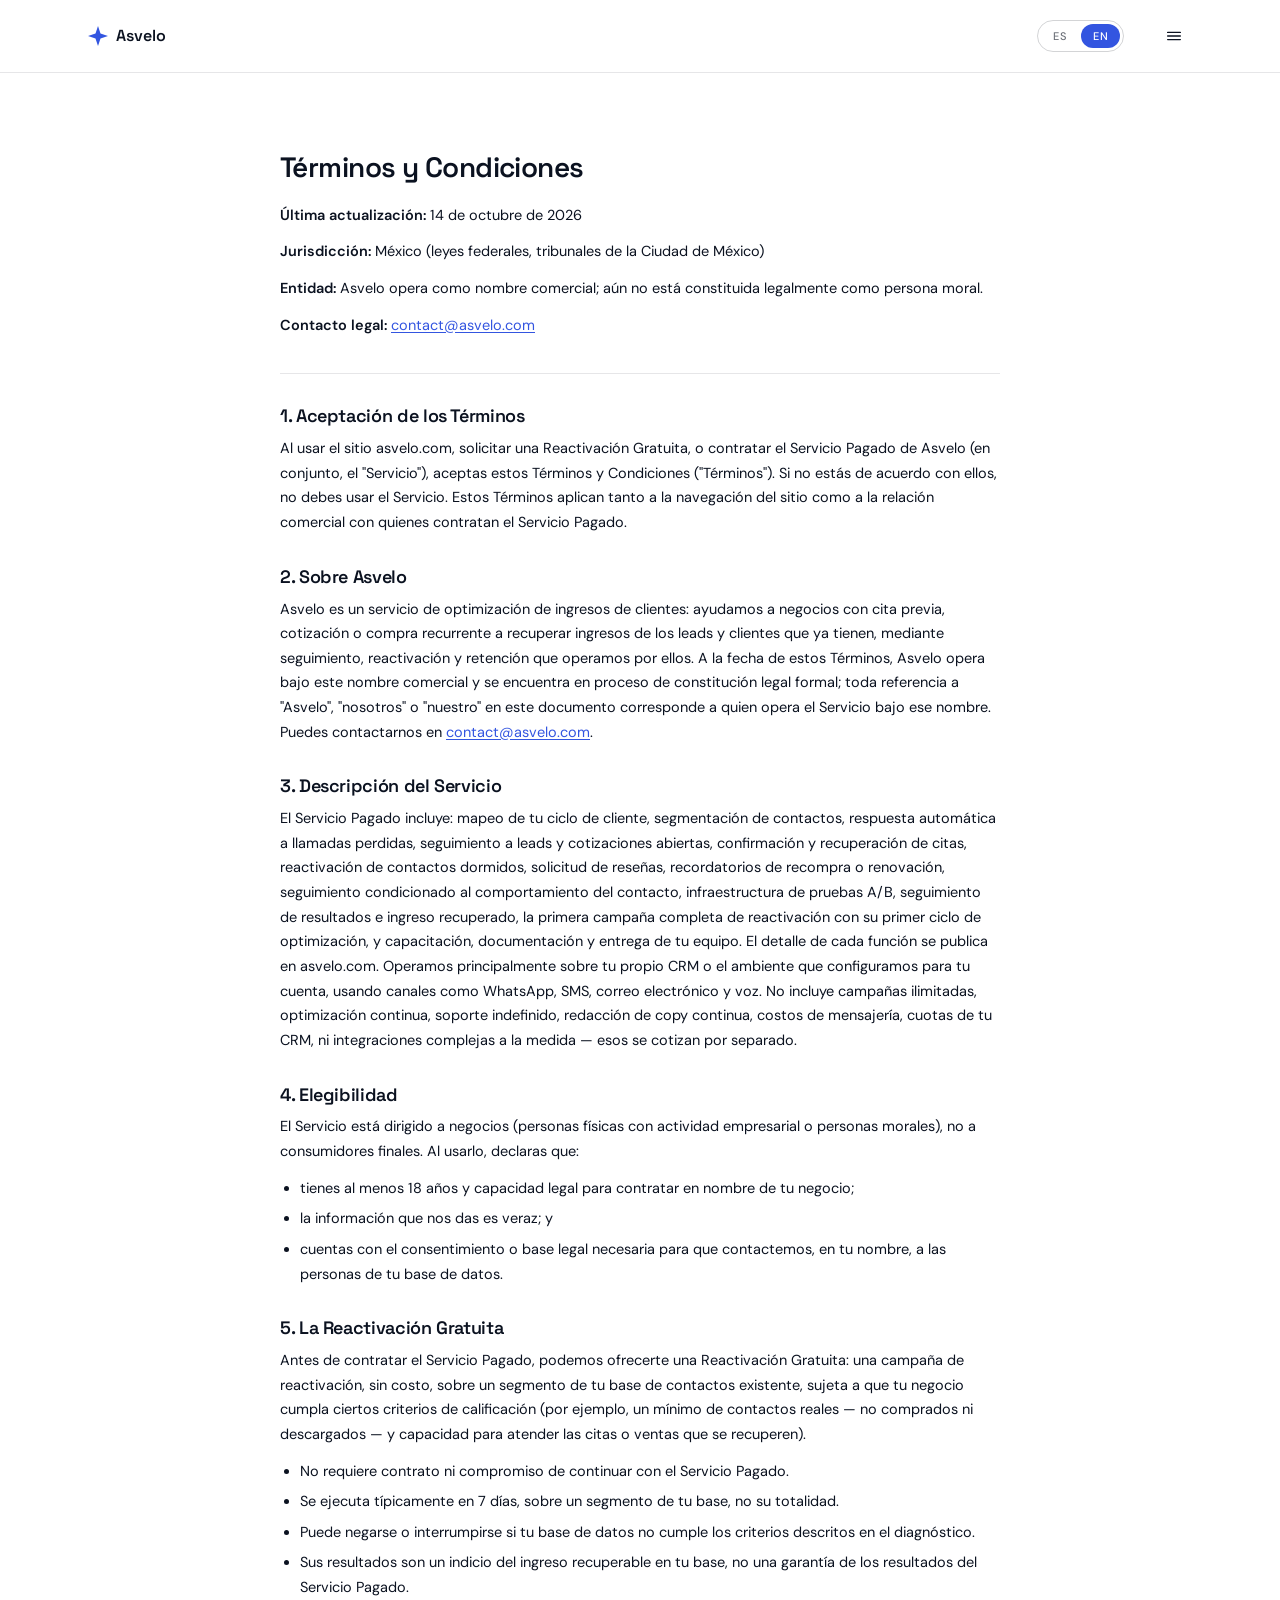
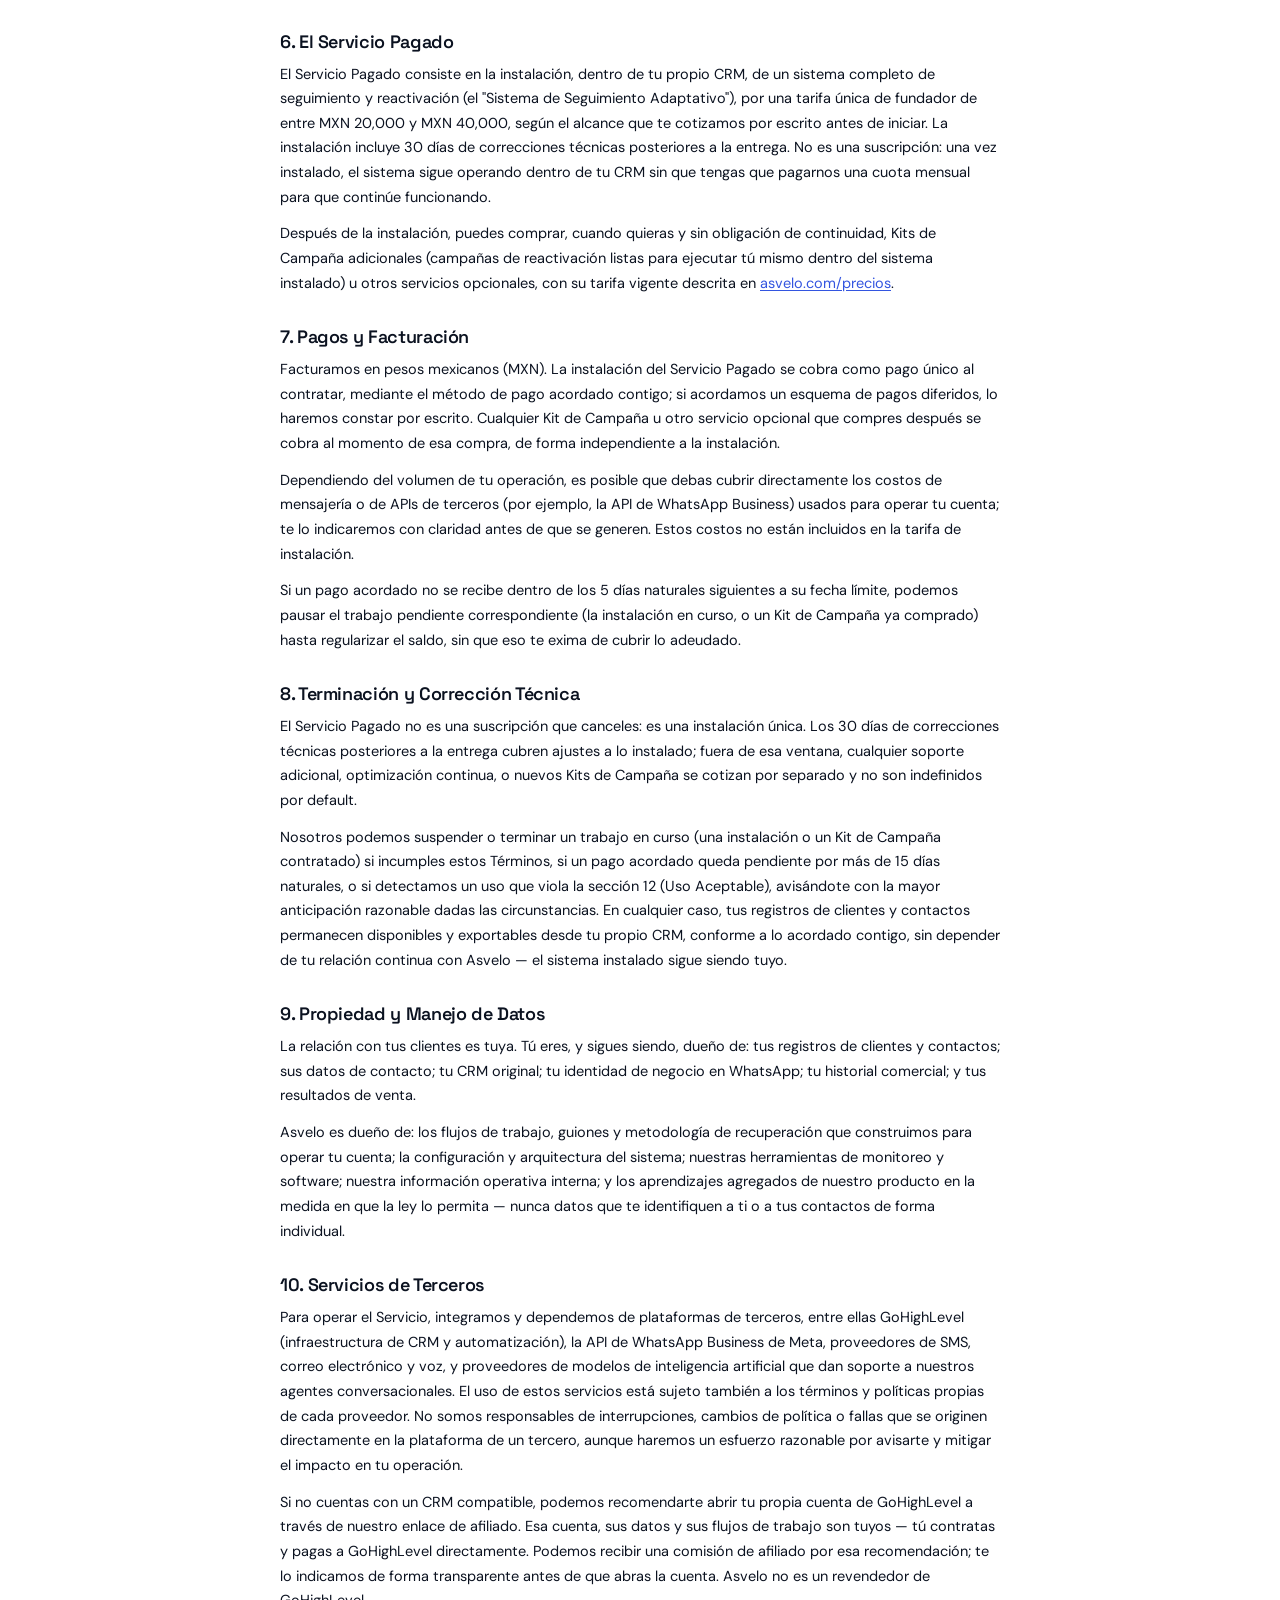
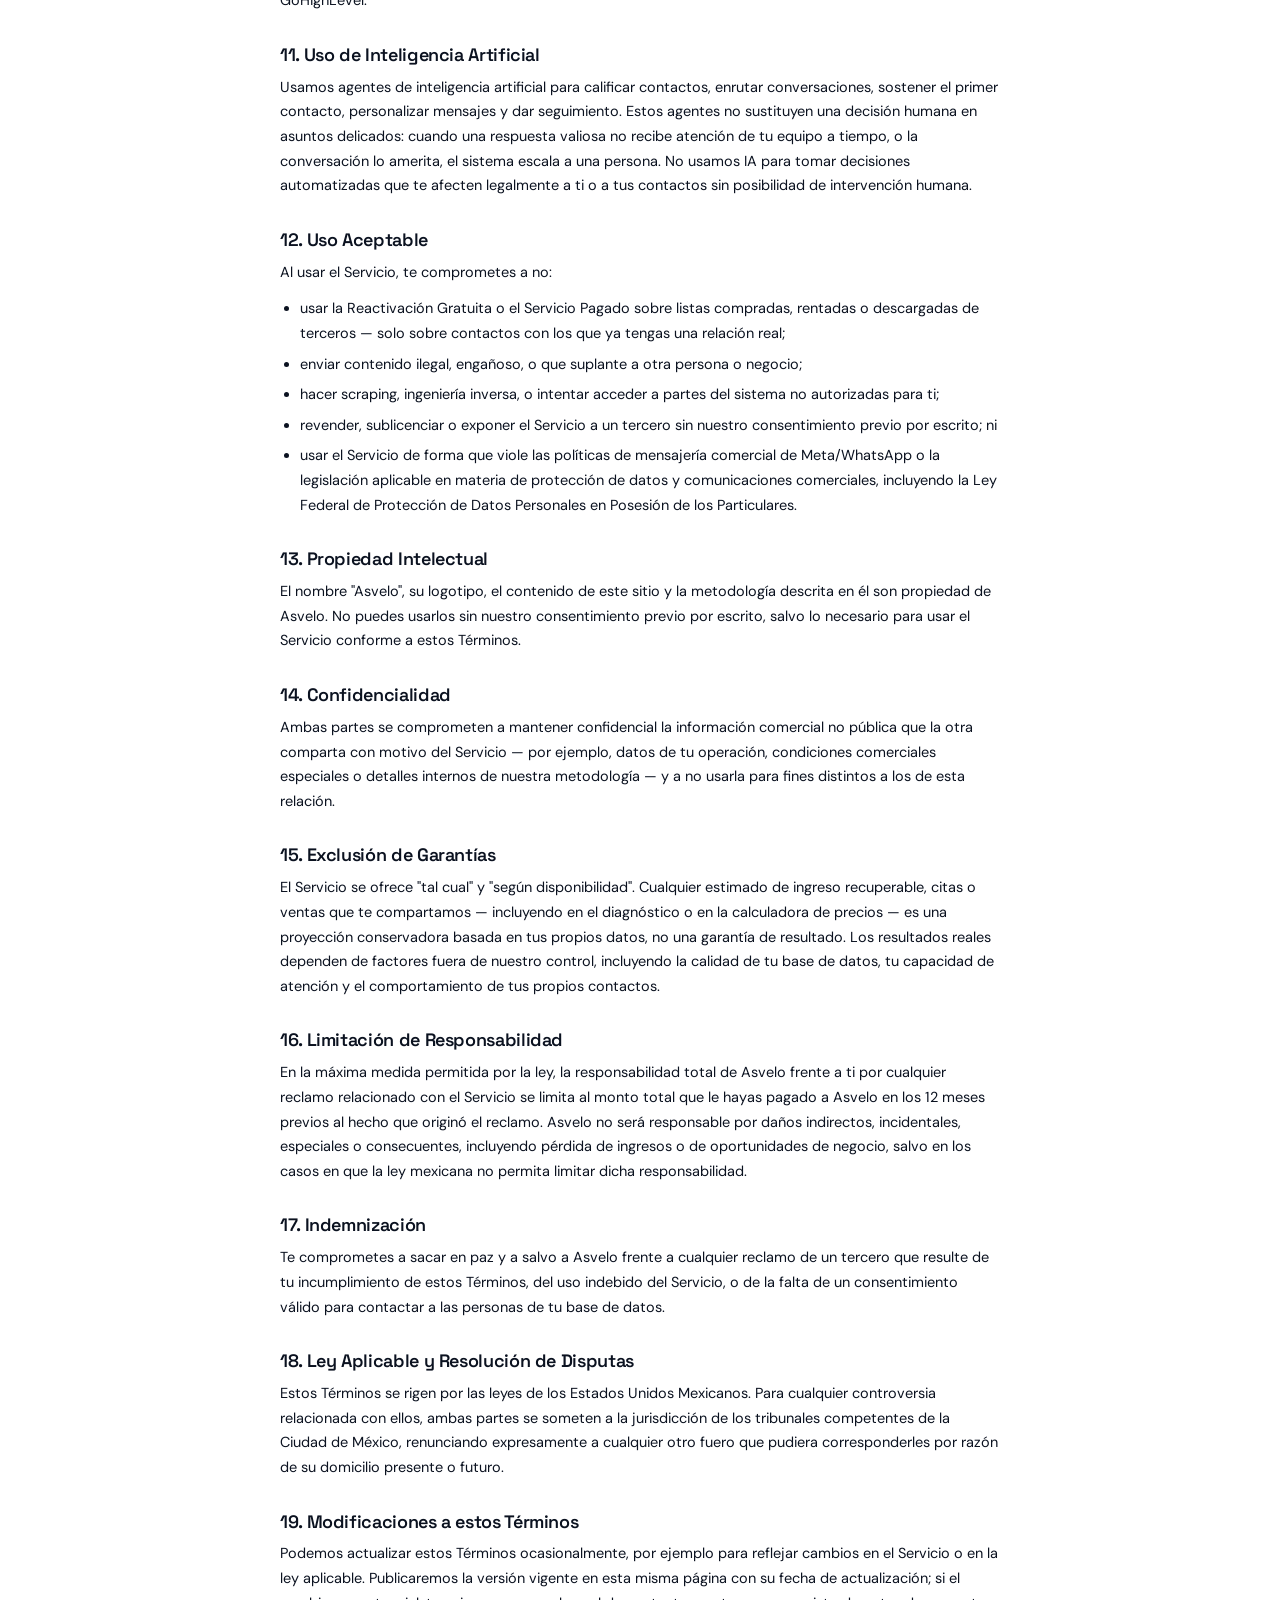
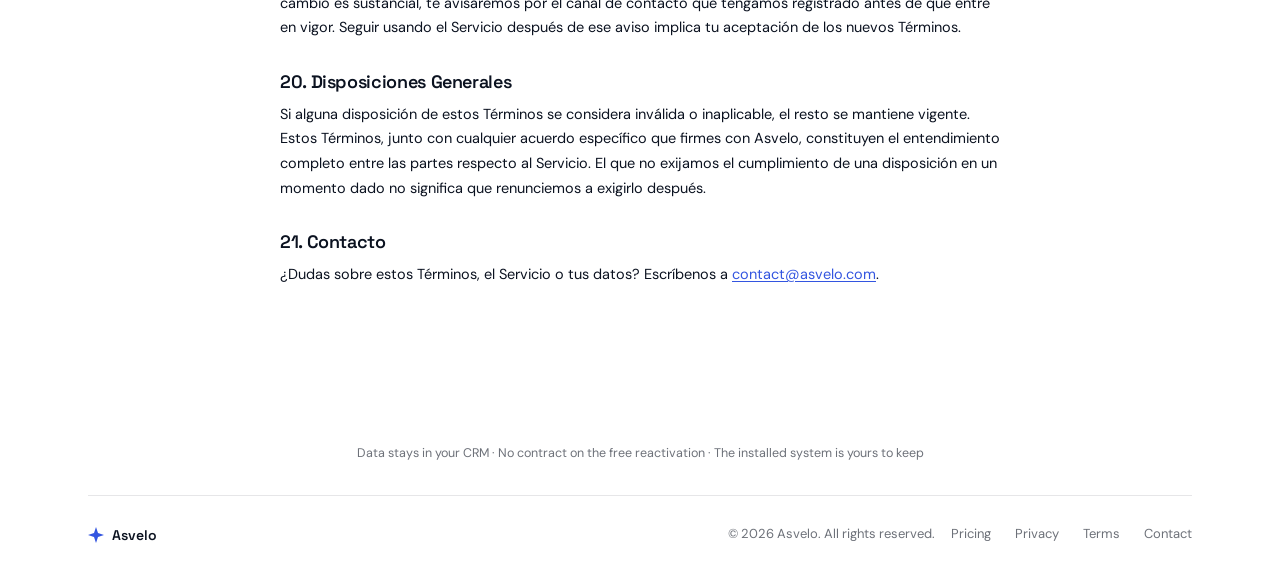
<file: terminos/index.html>
<!DOCTYPE html>
<html lang="es">
<head>
<meta charset="UTF-8">
<meta name="viewport" content="width=device-width, initial-scale=1.0">
<title>Términos y Condiciones | Asvelo</title>
<meta name="description" content="Términos y Condiciones de Asvelo: la Reactivación Gratuita, el Servicio Pagado, pagos, cancelación, propiedad de datos y demás condiciones de uso.">
<link rel="canonical" href="https://asvelo.com/terminos/"><link rel="preconnect" href="https://fonts.googleapis.com">
<link rel="preconnect" href="https://fonts.gstatic.com" crossorigin>
<link href="https://fonts.googleapis.com/css2?family=DM+Sans:ital,wght@0,400;0,500;1,400&family=Space+Grotesk:wght@500;600;700&family=IBM+Plex+Mono:wght@400;500&display=swap" rel="stylesheet">
<link rel="icon" href="data:image/svg+xml,%3Csvg xmlns='http://www.w3.org/2000/svg' viewBox='0 0 20 20'%3E%3Cpath d='M10 0L12.5 7.5L20 10L12.5 12.5L10 20L7.5 12.5L0 10L7.5 7.5L10 0Z' fill='%233355E0'/%3E%3C/svg%3E">
<meta name="theme-color" content="#FFFFFF">
<link rel="stylesheet" href="../css/styles.css">
<noscript><style>.reveal{opacity:1!important;transform:none!important;}</style></noscript>
</head>
<body>

<a class="skip-link" href="#main" data-i18n="aria.skipToContent">Saltar al contenido</a>

<!-- ============ NAV ============ -->
<header class="nav" id="nav">
  <div class="nav-inner container">
    <a href="../index.html" class="nav-logo">
      <svg width="20" height="20" viewBox="0 0 20 20" fill="none" xmlns="http://www.w3.org/2000/svg" aria-hidden="true">
        <path d="M10 0L12.5 7.5L20 10L12.5 12.5L10 20L7.5 12.5L0 10L7.5 7.5L10 0Z" fill="currentColor"/>
      </svg>
      <span translate="no">Asvelo</span>
    </a>
    <div class="lang-toggle" role="group" aria-label="Idioma / Language">
      <button class="lang-btn is-active" data-lang="es" aria-pressed="true">ES</button>
      <button class="lang-btn" data-lang="en" aria-pressed="false">EN</button>
    </div>
    <button type="button" class="menu-toggle" id="menuToggle" aria-expanded="false" aria-controls="menuPanel" data-i18n-aria-label="menu.toggle" aria-label="Abrir menú">
      <svg width="18" height="18" viewBox="0 0 20 20" fill="none" xmlns="http://www.w3.org/2000/svg" aria-hidden="true">
        <path d="M3 6h14M3 10h14M3 14h14" stroke="currentColor" stroke-width="1.6" stroke-linecap="round"/>
      </svg>
    </button>
  </div>
  <nav class="menu-panel" id="menuPanel" hidden aria-label="Menú principal">
    <a href="../index.html#top" data-i18n="menu.home">Inicio</a>
    <a href="../index.html#features" data-i18n="menu.features">Qué incluye</a>
    <a href="../precios/" data-i18n="menu.pricing">Precios</a>
    <a href="../contacto/" data-i18n="menu.contact">Contacto</a>
    <a href="../como-funciona/" data-i18n="menu.howItWorks">Cómo funciona</a>
  </nav>
</header>

<main id="main">
<section class="legal-page">
  <div class="legal-page-inner">
    <h1 class="h-sm">Términos y Condiciones</h1>
    <div class="legal-meta">
      <p><strong>Última actualización:</strong> 14 de octubre de 2026</p>
      <p><strong>Jurisdicción:</strong> México (leyes federales, tribunales de la Ciudad de México)</p>
      <p><strong>Entidad:</strong> Asvelo opera como nombre comercial; aún no está constituida legalmente como persona moral.</p>
      <p><strong>Contacto legal:</strong> <a href="mailto:contact@asvelo.com">contact@asvelo.com</a></p>
    </div>

    <h2>1. Aceptación de los Términos</h2>
    <p>Al usar el sitio asvelo.com, solicitar una Reactivación Gratuita, o contratar el Servicio Pagado de Asvelo (en conjunto, el "Servicio"), aceptas estos Términos y Condiciones ("Términos"). Si no estás de acuerdo con ellos, no debes usar el Servicio. Estos Términos aplican tanto a la navegación del sitio como a la relación comercial con quienes contratan el Servicio Pagado.</p>

    <h2>2. Sobre Asvelo</h2>
    <p>Asvelo es un servicio de optimización de ingresos de clientes: ayudamos a negocios con cita previa, cotización o compra recurrente a recuperar ingresos de los leads y clientes que ya tienen, mediante seguimiento, reactivación y retención que operamos por ellos. A la fecha de estos Términos, Asvelo opera bajo este nombre comercial y se encuentra en proceso de constitución legal formal; toda referencia a "Asvelo", "nosotros" o "nuestro" en este documento corresponde a quien opera el Servicio bajo ese nombre. Puedes contactarnos en <a href="mailto:contact@asvelo.com">contact@asvelo.com</a>.</p>

    <h2>3. Descripción del Servicio</h2>
    <p>El Servicio Pagado incluye: mapeo de tu ciclo de cliente, segmentación de contactos, respuesta automática a llamadas perdidas, seguimiento a leads y cotizaciones abiertas, confirmación y recuperación de citas, reactivación de contactos dormidos, solicitud de reseñas, recordatorios de recompra o renovación, seguimiento condicionado al comportamiento del contacto, infraestructura de pruebas A/B, seguimiento de resultados e ingreso recuperado, la primera campaña completa de reactivación con su primer ciclo de optimización, y capacitación, documentación y entrega de tu equipo. El detalle de cada función se publica en asvelo.com. Operamos principalmente sobre tu propio CRM o el ambiente que configuramos para tu cuenta, usando canales como WhatsApp, SMS, correo electrónico y voz. No incluye campañas ilimitadas, optimización continua, soporte indefinido, redacción de copy continua, costos de mensajería, cuotas de tu CRM, ni integraciones complejas a la medida — esos se cotizan por separado.</p>

    <h2>4. Elegibilidad</h2>
    <p>El Servicio está dirigido a negocios (personas físicas con actividad empresarial o personas morales), no a consumidores finales. Al usarlo, declaras que:</p>
    <ul>
      <li>tienes al menos 18 años y capacidad legal para contratar en nombre de tu negocio;</li>
      <li>la información que nos das es veraz; y</li>
      <li>cuentas con el consentimiento o base legal necesaria para que contactemos, en tu nombre, a las personas de tu base de datos.</li>
    </ul>

    <h2>5. La Reactivación Gratuita</h2>
    <p>Antes de contratar el Servicio Pagado, podemos ofrecerte una Reactivación Gratuita: una campaña de reactivación, sin costo, sobre un segmento de tu base de contactos existente, sujeta a que tu negocio cumpla ciertos criterios de calificación (por ejemplo, un mínimo de contactos reales — no comprados ni descargados — y capacidad para atender las citas o ventas que se recuperen).</p>
    <ul>
      <li>No requiere contrato ni compromiso de continuar con el Servicio Pagado.</li>
      <li>Se ejecuta típicamente en 7 días, sobre un segmento de tu base, no su totalidad.</li>
      <li>Puede negarse o interrumpirse si tu base de datos no cumple los criterios descritos en el diagnóstico.</li>
      <li>Sus resultados son un indicio del ingreso recuperable en tu base, no una garantía de los resultados del Servicio Pagado.</li>
    </ul>

    <h2>6. El Servicio Pagado</h2>
    <p>El Servicio Pagado consiste en la instalación, dentro de tu propio CRM, de un sistema completo de seguimiento y reactivación (el "Sistema de Seguimiento Adaptativo"), por una tarifa única de fundador de entre MXN 20,000 y MXN 40,000, según el alcance que te cotizamos por escrito antes de iniciar. La instalación incluye 30 días de correcciones técnicas posteriores a la entrega. No es una suscripción: una vez instalado, el sistema sigue operando dentro de tu CRM sin que tengas que pagarnos una cuota mensual para que continúe funcionando.</p>
    <p>Después de la instalación, puedes comprar, cuando quieras y sin obligación de continuidad, Kits de Campaña adicionales (campañas de reactivación listas para ejecutar tú mismo dentro del sistema instalado) u otros servicios opcionales, con su tarifa vigente descrita en <a href="../precios/">asvelo.com/precios</a>.</p>

    <h2>7. Pagos y Facturación</h2>
    <p>Facturamos en pesos mexicanos (MXN). La instalación del Servicio Pagado se cobra como pago único al contratar, mediante el método de pago acordado contigo; si acordamos un esquema de pagos diferidos, lo haremos constar por escrito. Cualquier Kit de Campaña u otro servicio opcional que compres después se cobra al momento de esa compra, de forma independiente a la instalación.</p>
    <p>Dependiendo del volumen de tu operación, es posible que debas cubrir directamente los costos de mensajería o de APIs de terceros (por ejemplo, la API de WhatsApp Business) usados para operar tu cuenta; te lo indicaremos con claridad antes de que se generen. Estos costos no están incluidos en la tarifa de instalación.</p>
    <p>Si un pago acordado no se recibe dentro de los 5 días naturales siguientes a su fecha límite, podemos pausar el trabajo pendiente correspondiente (la instalación en curso, o un Kit de Campaña ya comprado) hasta regularizar el saldo, sin que eso te exima de cubrir lo adeudado.</p>

    <h2>8. Terminación y Corrección Técnica</h2>
    <p>El Servicio Pagado no es una suscripción que canceles: es una instalación única. Los 30 días de correcciones técnicas posteriores a la entrega cubren ajustes a lo instalado; fuera de esa ventana, cualquier soporte adicional, optimización continua, o nuevos Kits de Campaña se cotizan por separado y no son indefinidos por default.</p>
    <p>Nosotros podemos suspender o terminar un trabajo en curso (una instalación o un Kit de Campaña contratado) si incumples estos Términos, si un pago acordado queda pendiente por más de 15 días naturales, o si detectamos un uso que viola la sección 12 (Uso Aceptable), avisándote con la mayor anticipación razonable dadas las circunstancias. En cualquier caso, tus registros de clientes y contactos permanecen disponibles y exportables desde tu propio CRM, conforme a lo acordado contigo, sin depender de tu relación continua con Asvelo — el sistema instalado sigue siendo tuyo.</p>

    <h2>9. Propiedad y Manejo de Datos</h2>
    <p>La relación con tus clientes es tuya. Tú eres, y sigues siendo, dueño de: tus registros de clientes y contactos; sus datos de contacto; tu CRM original; tu identidad de negocio en WhatsApp; tu historial comercial; y tus resultados de venta.</p>
    <p>Asvelo es dueño de: los flujos de trabajo, guiones y metodología de recuperación que construimos para operar tu cuenta; la configuración y arquitectura del sistema; nuestras herramientas de monitoreo y software; nuestra información operativa interna; y los aprendizajes agregados de nuestro producto en la medida en que la ley lo permita — nunca datos que te identifiquen a ti o a tus contactos de forma individual.</p>

    <h2>10. Servicios de Terceros</h2>
    <p>Para operar el Servicio, integramos y dependemos de plataformas de terceros, entre ellas GoHighLevel (infraestructura de CRM y automatización), la API de WhatsApp Business de Meta, proveedores de SMS, correo electrónico y voz, y proveedores de modelos de inteligencia artificial que dan soporte a nuestros agentes conversacionales. El uso de estos servicios está sujeto también a los términos y políticas propias de cada proveedor. No somos responsables de interrupciones, cambios de política o fallas que se originen directamente en la plataforma de un tercero, aunque haremos un esfuerzo razonable por avisarte y mitigar el impacto en tu operación.</p>
    <p>Si no cuentas con un CRM compatible, podemos recomendarte abrir tu propia cuenta de GoHighLevel a través de nuestro enlace de afiliado. Esa cuenta, sus datos y sus flujos de trabajo son tuyos — tú contratas y pagas a GoHighLevel directamente. Podemos recibir una comisión de afiliado por esa recomendación; te lo indicamos de forma transparente antes de que abras la cuenta. Asvelo no es un revendedor de GoHighLevel.</p>

    <h2>11. Uso de Inteligencia Artificial</h2>
    <p>Usamos agentes de inteligencia artificial para calificar contactos, enrutar conversaciones, sostener el primer contacto, personalizar mensajes y dar seguimiento. Estos agentes no sustituyen una decisión humana en asuntos delicados: cuando una respuesta valiosa no recibe atención de tu equipo a tiempo, o la conversación lo amerita, el sistema escala a una persona. No usamos IA para tomar decisiones automatizadas que te afecten legalmente a ti o a tus contactos sin posibilidad de intervención humana.</p>

    <h2>12. Uso Aceptable</h2>
    <p>Al usar el Servicio, te comprometes a no:</p>
    <ul>
      <li>usar la Reactivación Gratuita o el Servicio Pagado sobre listas compradas, rentadas o descargadas de terceros — solo sobre contactos con los que ya tengas una relación real;</li>
      <li>enviar contenido ilegal, engañoso, o que suplante a otra persona o negocio;</li>
      <li>hacer scraping, ingeniería inversa, o intentar acceder a partes del sistema no autorizadas para ti;</li>
      <li>revender, sublicenciar o exponer el Servicio a un tercero sin nuestro consentimiento previo por escrito; ni</li>
      <li>usar el Servicio de forma que viole las políticas de mensajería comercial de Meta/WhatsApp o la legislación aplicable en materia de protección de datos y comunicaciones comerciales, incluyendo la Ley Federal de Protección de Datos Personales en Posesión de los Particulares.</li>
    </ul>

    <h2>13. Propiedad Intelectual</h2>
    <p>El nombre "Asvelo", su logotipo, el contenido de este sitio y la metodología descrita en él son propiedad de Asvelo. No puedes usarlos sin nuestro consentimiento previo por escrito, salvo lo necesario para usar el Servicio conforme a estos Términos.</p>

    <h2>14. Confidencialidad</h2>
    <p>Ambas partes se comprometen a mantener confidencial la información comercial no pública que la otra comparta con motivo del Servicio — por ejemplo, datos de tu operación, condiciones comerciales especiales o detalles internos de nuestra metodología — y a no usarla para fines distintos a los de esta relación.</p>

    <h2>15. Exclusión de Garantías</h2>
    <p>El Servicio se ofrece "tal cual" y "según disponibilidad". Cualquier estimado de ingreso recuperable, citas o ventas que te compartamos — incluyendo en el diagnóstico o en la calculadora de precios — es una proyección conservadora basada en tus propios datos, no una garantía de resultado. Los resultados reales dependen de factores fuera de nuestro control, incluyendo la calidad de tu base de datos, tu capacidad de atención y el comportamiento de tus propios contactos.</p>

    <h2>16. Limitación de Responsabilidad</h2>
    <p>En la máxima medida permitida por la ley, la responsabilidad total de Asvelo frente a ti por cualquier reclamo relacionado con el Servicio se limita al monto total que le hayas pagado a Asvelo en los 12 meses previos al hecho que originó el reclamo. Asvelo no será responsable por daños indirectos, incidentales, especiales o consecuentes, incluyendo pérdida de ingresos o de oportunidades de negocio, salvo en los casos en que la ley mexicana no permita limitar dicha responsabilidad.</p>

    <h2>17. Indemnización</h2>
    <p>Te comprometes a sacar en paz y a salvo a Asvelo frente a cualquier reclamo de un tercero que resulte de tu incumplimiento de estos Términos, del uso indebido del Servicio, o de la falta de un consentimiento válido para contactar a las personas de tu base de datos.</p>

    <h2>18. Ley Aplicable y Resolución de Disputas</h2>
    <p>Estos Términos se rigen por las leyes de los Estados Unidos Mexicanos. Para cualquier controversia relacionada con ellos, ambas partes se someten a la jurisdicción de los tribunales competentes de la Ciudad de México, renunciando expresamente a cualquier otro fuero que pudiera corresponderles por razón de su domicilio presente o futuro.</p>

    <h2>19. Modificaciones a estos Términos</h2>
    <p>Podemos actualizar estos Términos ocasionalmente, por ejemplo para reflejar cambios en el Servicio o en la ley aplicable. Publicaremos la versión vigente en esta misma página con su fecha de actualización; si el cambio es sustancial, te avisaremos por el canal de contacto que tengamos registrado antes de que entre en vigor. Seguir usando el Servicio después de ese aviso implica tu aceptación de los nuevos Términos.</p>

    <h2>20. Disposiciones Generales</h2>
    <p>Si alguna disposición de estos Términos se considera inválida o inaplicable, el resto se mantiene vigente. Estos Términos, junto con cualquier acuerdo específico que firmes con Asvelo, constituyen el entendimiento completo entre las partes respecto al Servicio. El que no exijamos el cumplimiento de una disposición en un momento dado no significa que renunciemos a exigirlo después.</p>

    <h2>21. Contacto</h2>
    <p>¿Dudas sobre estos Términos, el Servicio o tus datos? Escríbenos a <a href="mailto:contact@asvelo.com">contact@asvelo.com</a>.</p>
  </div>
</section>
</main>

<!-- ============ FOOTER ============ -->
<footer class="footer">
  <div class="container">
    <div class="footer-trust" data-i18n="footer.trust">Tus datos se quedan en tu CRM · Sin contrato en la reactivación gratuita · El sistema instalado es tuyo</div>
    <div class="footer-bar">
      <a href="../index.html" class="nav-logo footer-logo">
        <svg width="16" height="16" viewBox="0 0 20 20" fill="none" xmlns="http://www.w3.org/2000/svg" aria-hidden="true">
          <path d="M10 0L12.5 7.5L20 10L12.5 12.5L10 20L7.5 12.5L0 10L7.5 7.5L10 0Z" fill="currentColor"/>
        </svg>
        <span translate="no">Asvelo</span>
      </a>
      <span class="footer-copy" data-i18n="footer.copy">© 2026 Asvelo. Todos los derechos reservados.</span>
      <div class="footer-links">
        <a href="../precios/" data-i18n="menu.pricing">Precios</a>
        <a href="../privacidad/" data-i18n="footer.privacy">Privacidad</a>
        <a href="../terminos/" data-i18n="footer.terms">Términos</a>
        <a href="../contacto/" data-i18n="footer.contact">Contacto</a>
      </div>
    </div>
  </div>
</footer>

<script src="../js/i18n.js"></script>
<script src="../js/main.js"></script>
</body>
</html>
</file>
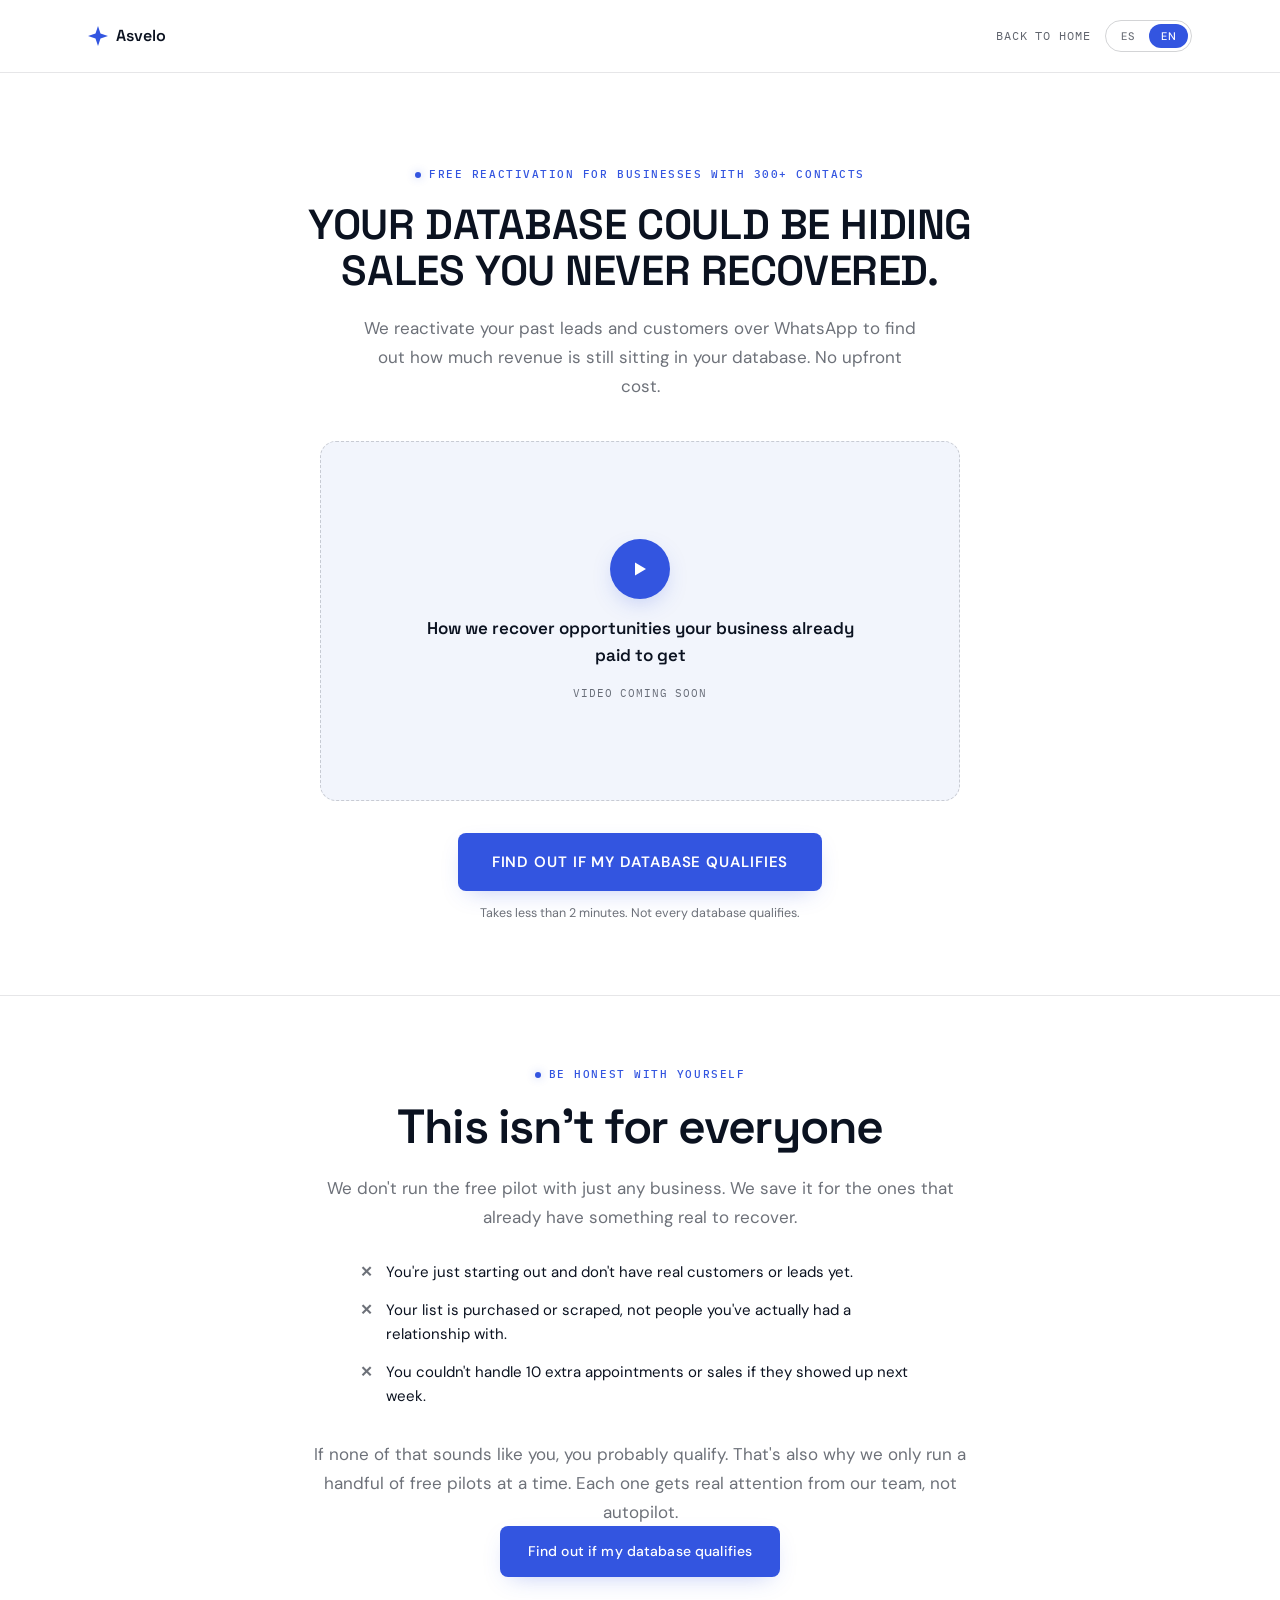
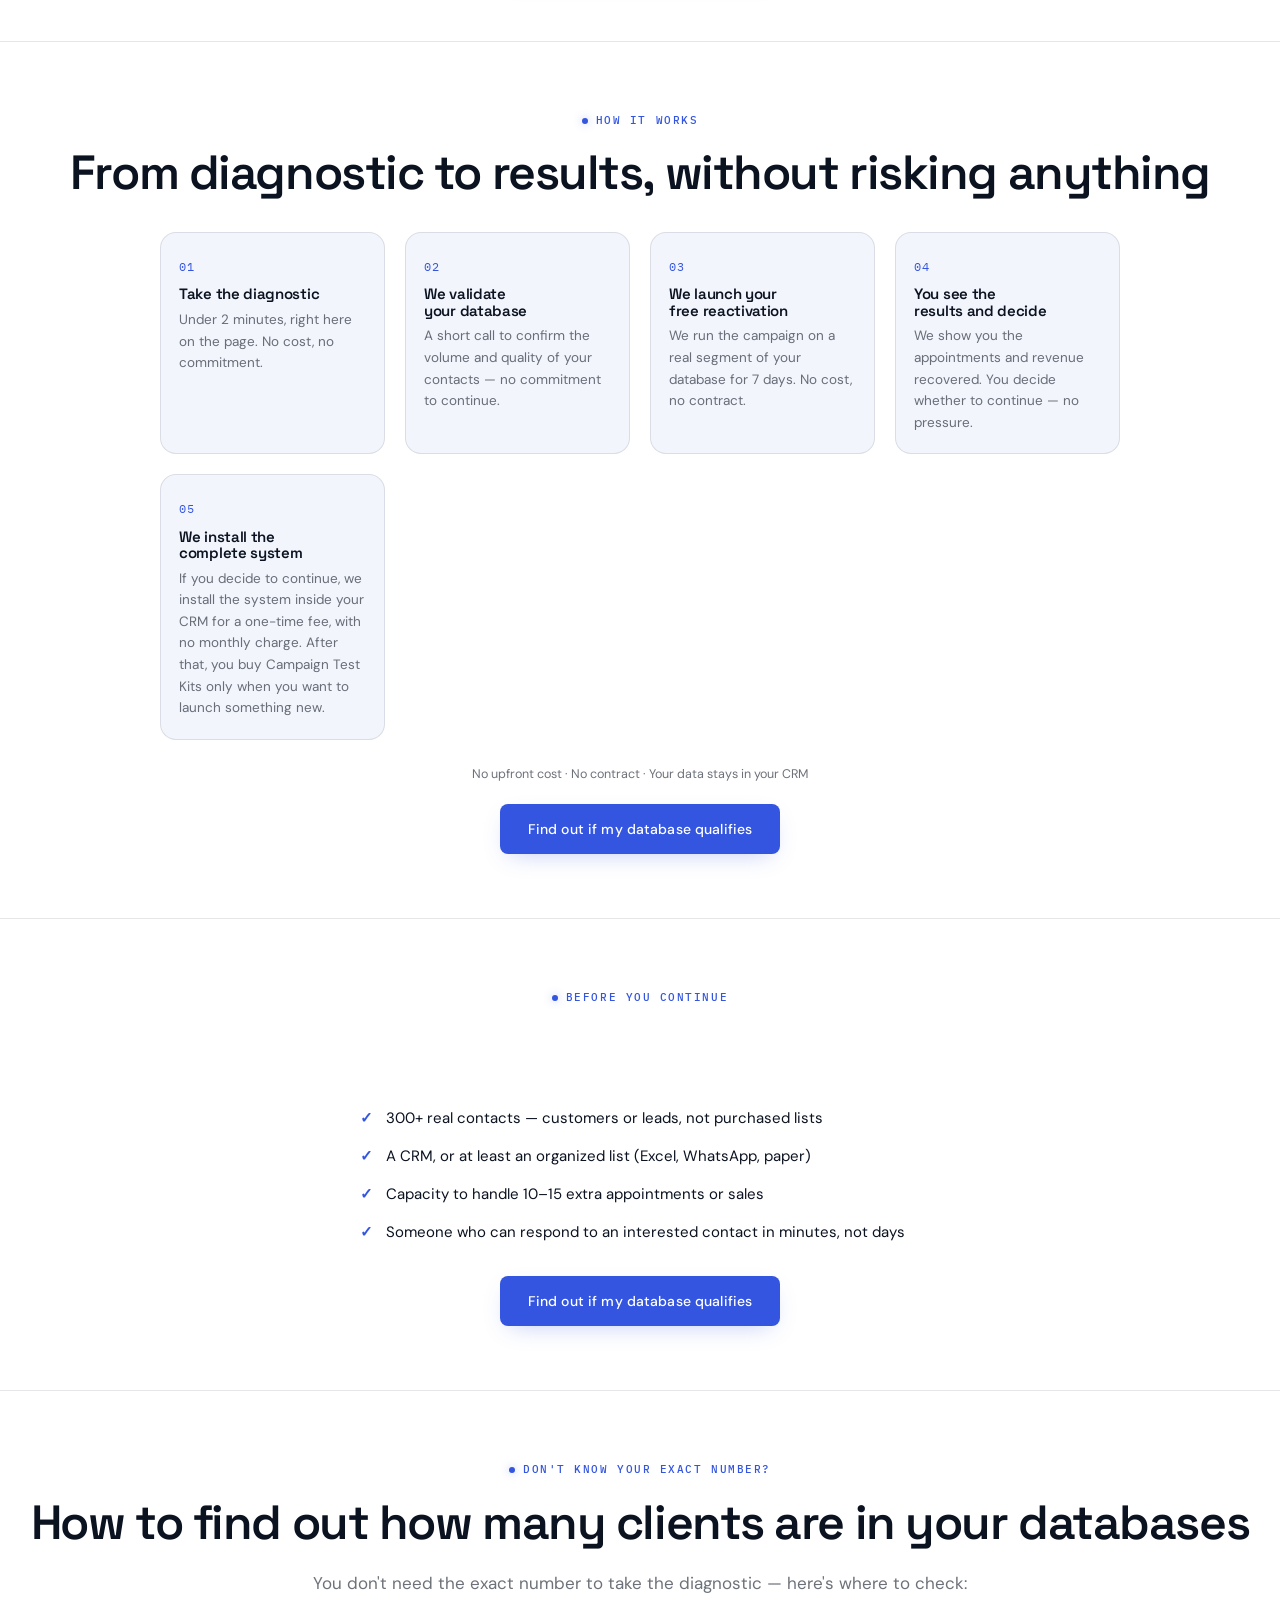
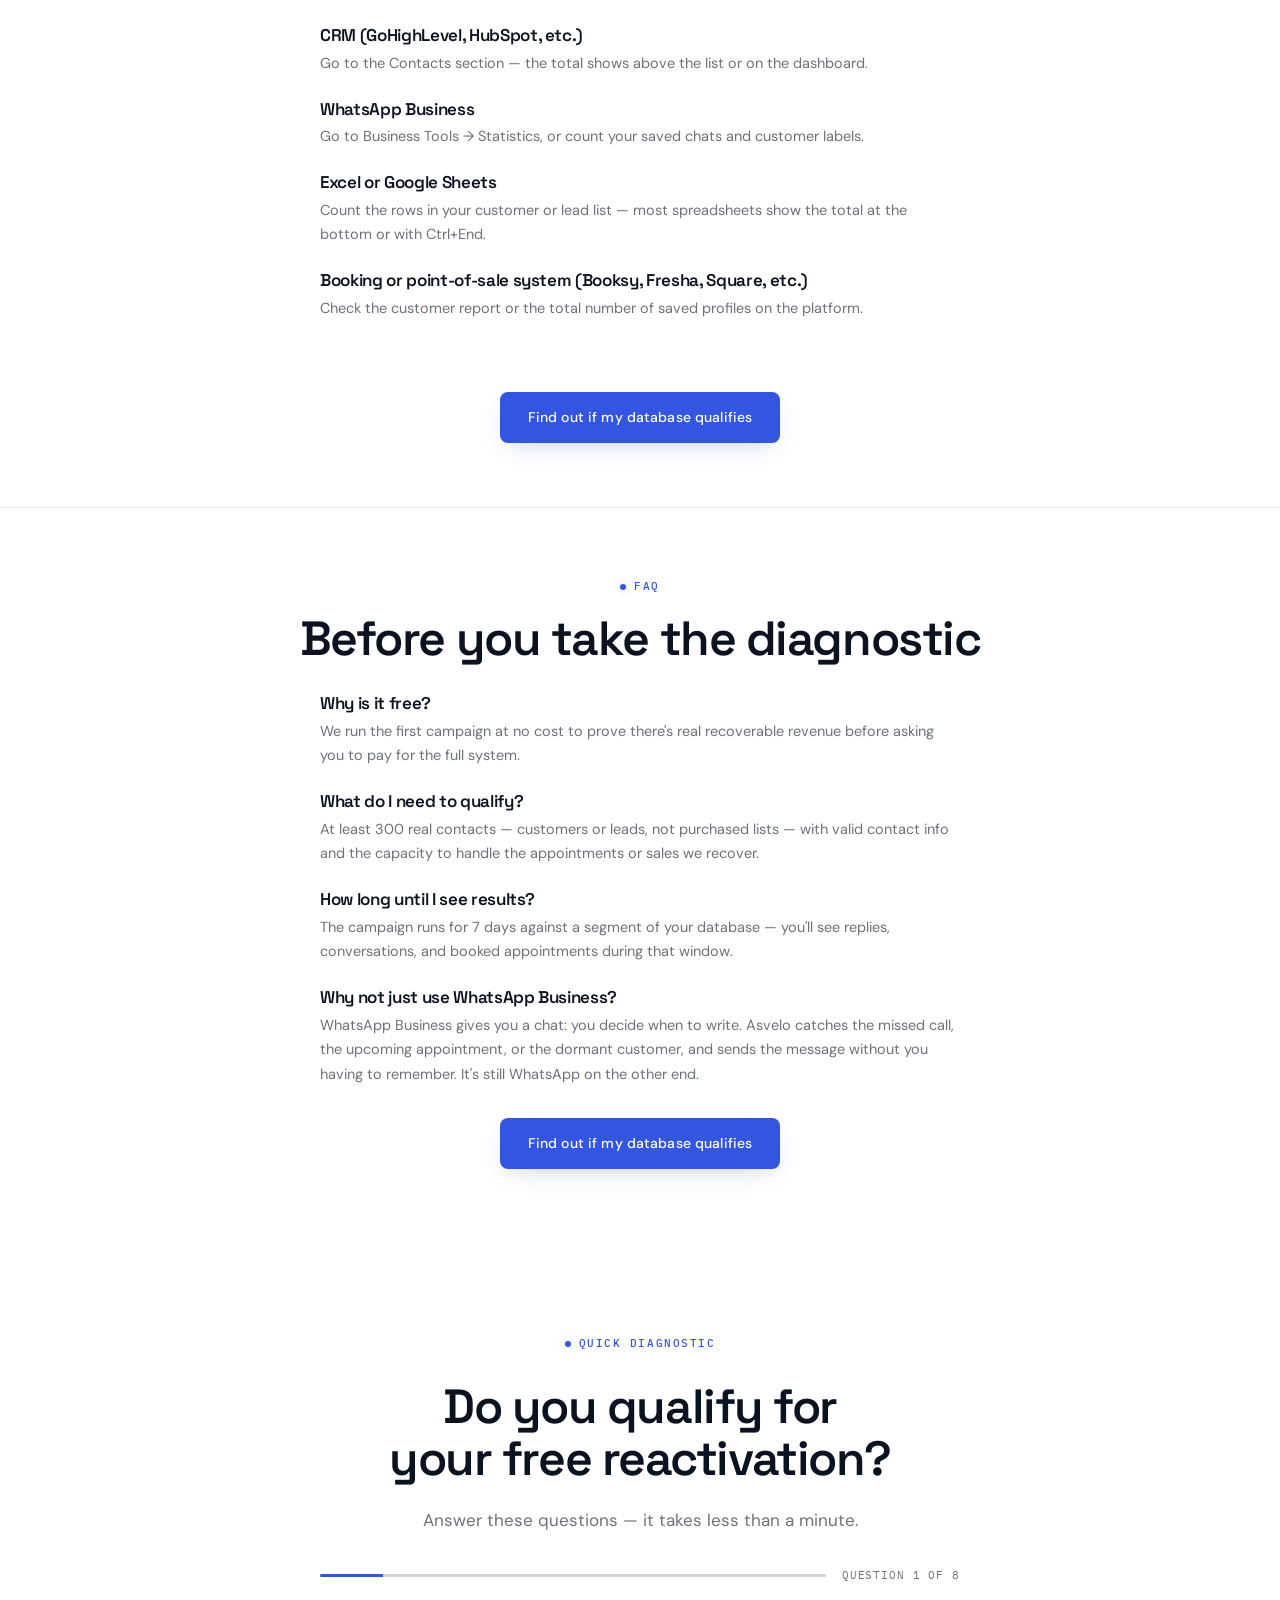
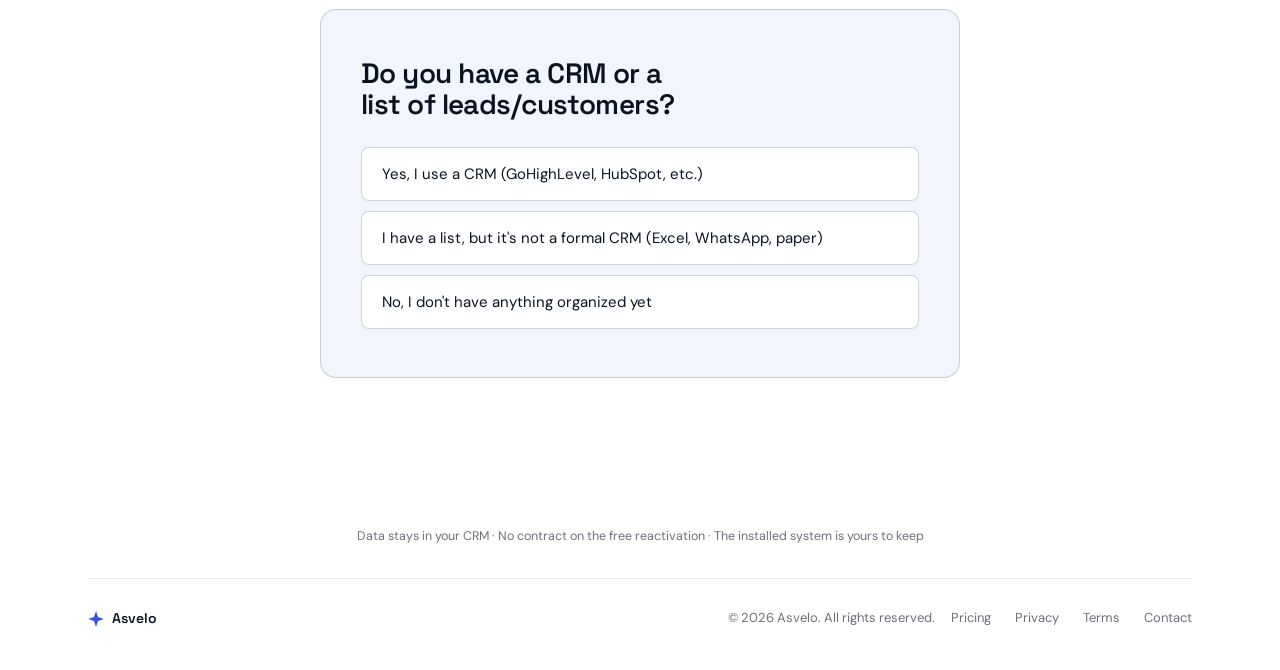
<file: reactivar.html>
<!DOCTYPE html>
<html lang="es">
<head>
<meta charset="UTF-8">
<meta name="viewport" content="width=device-width, initial-scale=1.0">
<title>Asvelo — ¿Calificas para tu reactivación gratis?</title>
<meta name="description" content="Descubre si tu base de datos tiene ventas que nunca recuperaste — reactivación gratuita para negocios con 300+ contactos.">
<link rel="preconnect" href="https://fonts.googleapis.com">
<link rel="preconnect" href="https://fonts.gstatic.com" crossorigin>
<link href="https://fonts.googleapis.com/css2?family=DM+Sans:ital,wght@0,400;0,500;1,400&family=Space+Grotesk:wght@500;600;700&family=IBM+Plex+Mono:wght@400;500&display=swap" rel="stylesheet">
<link rel="icon" href="data:image/svg+xml,%3Csvg xmlns='http://www.w3.org/2000/svg' viewBox='0 0 20 20'%3E%3Cpath d='M10 0L12.5 7.5L20 10L12.5 12.5L10 20L7.5 12.5L0 10L7.5 7.5L10 0Z' fill='%233355E0'/%3E%3C/svg%3E">
<meta name="theme-color" content="#FFFFFF">
<link rel="stylesheet" href="css/styles.css">
<noscript><style>.reveal{opacity:1!important;transform:none!important;}</style></noscript>
</head>
<body>

<a class="skip-link" href="#main" data-i18n="aria.skipToContent">Saltar al contenido</a>

<!-- ============ NAV ============ -->
<header class="nav" id="nav">
  <div class="nav-inner container">
    <a href="index.html" class="nav-logo">
      <svg width="20" height="20" viewBox="0 0 20 20" fill="none" xmlns="http://www.w3.org/2000/svg" aria-hidden="true">
        <path d="M10 0L12.5 7.5L20 10L12.5 12.5L10 20L7.5 12.5L0 10L7.5 7.5L10 0Z" fill="currentColor"/>
      </svg>
      <span translate="no">Asvelo</span>
    </a>
    <span class="nav-row-break" aria-hidden="true"></span>
    <nav class="nav-links" id="navLinks">
      <a href="index.html" data-i18n="nav.backHome">Volver al inicio</a>
    </nav>
    <div class="lang-toggle" role="group" aria-label="Idioma / Language">
      <button class="lang-btn is-active" data-lang="es" aria-pressed="true">ES</button>
      <button class="lang-btn" data-lang="en" aria-pressed="false">EN</button>
    </div>
  </div>
</header>

<main id="main">
<!-- ============ VSL HERO ============ -->
<section class="vsl-hero">
  <div class="vsl-hero-inner">
    <div class="eyebrow center reveal"><span class="dot"></span><span data-i18n="vsl.eyebrow">Reactivación gratuita para negocios con 300+ contactos</span></div>
    <h1 class="vsl-title reveal" data-i18n="vsl.title">Tu base de datos podría tener ventas que nunca recuperaste.</h1>
    <p class="vsl-sub reveal" data-i18n="vsl.sub">Reactivamos tus antiguos prospectos y clientes por WhatsApp para descubrir cuánto ingreso sigue escondido en tu base de datos. Sin costo inicial.</p>

    <!--
      VSL script brief (3–5 min), for whoever records the real video:
      1. Problem — you already paid to acquire these contacts.
      2. Leak — many never bought, stopped responding, missed a quote, or haven't returned.
      3. Why normal follow-up fails — teams get busy and old contacts become invisible.
      4. Mechanism — Asvelo segments the database, creates the offer, runs the conversations,
         and tracks recovered opportunities.
      5. Risk reversal — the initial reactivation is free for qualifying databases.
      6. Qualification — real contacts, permission/legal basis to message them, sufficient
         volume and relevance.
      7. CTA — complete the diagnostic and request the campaign.
      Frame it as "find out whether money is already trapped in your database" — not
      "learn about database reactivation."
    -->
    <div class="vsl-video reveal" aria-hidden="true">
      <span class="vsl-play">
        <svg width="20" height="20" viewBox="0 0 20 20" fill="none" xmlns="http://www.w3.org/2000/svg"><path d="M5 3.5v13l11-6.5-11-6.5Z" fill="currentColor"/></svg>
      </span>
      <p class="vsl-video-caption" data-i18n="vsl.videoCaption">Cómo recuperamos oportunidades que tu negocio ya pagó por conseguir</p>
      <span class="vsl-video-tag" data-i18n="vsl.videoPlaceholder">Video próximamente</span>
    </div>

    <div class="reveal">
      <a href="#diagnostico" class="btn btn-primary btn-lg" data-i18n="vsl.cta">Quiero saber si mi base califica</a>
      <p class="vsl-microcopy" data-i18n="vsl.microcopy">Toma menos de 2 minutos. No todas las bases de datos califican.</p>
    </div>
  </div>
</section>

<!-- ============ NOT FOR EVERYONE ============ -->
<section class="qualify-section">
  <div class="eyebrow center reveal"><span class="dot"></span><span data-i18n="notforall.eyebrow">Sé honesto contigo mismo</span></div>
  <h2 class="h-lg center reveal" data-i18n="notforall.title">Esto no es para todos</h2>
  <p class="muted-lead center reveal" data-i18n="notforall.sub">No corremos el piloto gratuito con cualquier negocio. Lo reservamos para los que ya tienen algo real que recuperar.</p>
  <ul class="qualify-list reveal">
    <li data-i18n="notforall.item1">Apenas estás empezando y todavía no tienes clientes o leads propios.</li>
    <li data-i18n="notforall.item2">Tu lista es comprada o descargada, no gente con la que ya tuviste una relación real.</li>
    <li data-i18n="notforall.item3">No podrías atender 10 citas o ventas extra si te llegaran la próxima semana.</li>
  </ul>
  <p class="muted-lead center reveal" data-i18n="notforall.note">Si nada de esto te describe, probablemente sí calificas. Por eso solo corremos unos cuantos pilotos gratuitos a la vez. Cada uno lleva atención real de nuestro equipo, no piloto automático.</p>
  <a href="#diagnostico" class="btn btn-primary reveal" data-i18n="vsl.cta">Quiero saber si mi base califica</a>
</section>

<!-- ============ HOW IT WORKS ============ -->
<section class="how-section">
  <div class="eyebrow center reveal"><span class="dot"></span><span data-i18n="how.eyebrow">Cómo funciona</span></div>
  <h2 class="h-lg center reveal" data-i18n="how.title">De diagnóstico a resultados, sin arriesgar nada</h2>
  <ol class="how-steps reveal">
    <li class="how-step">
      <span class="how-step-num" aria-hidden="true">01</span>
      <h3 data-i18n="how.step1.title">Responde el diagnóstico</h3>
      <p data-i18n="how.step1.body">Menos de 2 minutos, aquí mismo en la página. Sin costo ni compromiso.</p>
    </li>
    <li class="how-step">
      <span class="how-step-num" aria-hidden="true">02</span>
      <h3 data-i18n="how.step2.title">Validamos tu base</h3>
      <p data-i18n="how.step2.body">Una llamada corta para confirmar volumen y calidad de tus contactos — sin compromiso de continuar.</p>
    </li>
    <li class="how-step">
      <span class="how-step-num" aria-hidden="true">03</span>
      <h3 data-i18n="how.step3.title">Lanzamos tu reactivación gratis</h3>
      <p data-i18n="how.step3.body">Corremos la campaña sobre un segmento real de tu base durante 7 días. Sin costo, sin contrato.</p>
    </li>
    <li class="how-step">
      <span class="how-step-num" aria-hidden="true">04</span>
      <h3 data-i18n="how.step4.title">Ves los resultados y decides</h3>
      <p data-i18n="how.step4.body">Te mostramos las citas y el ingreso recuperado. Tú decides si seguir — sin presión.</p>
    </li>
    <li class="how-step">
      <span class="how-step-num" aria-hidden="true">05</span>
      <h3 data-i18n="how.step5.title">Instalamos el sistema completo</h3>
      <p data-i18n="how.step5.body">Si decides continuar, instalamos el sistema dentro de tu CRM por una tarifa única, sin mensualidad. Después, compras Kits de Campaña solo cuando quieras lanzar algo nuevo.</p>
    </li>
  </ol>
  <p class="how-note reveal" data-i18n="how.note">Sin costo inicial · Sin contrato · Tus datos se quedan en tu CRM</p>
  <a href="#diagnostico" class="btn btn-primary reveal" data-i18n="vsl.cta">Quiero saber si mi base califica</a>
</section>

<!-- ============ QUALIFICATION RECAP ============ -->
<section class="trust-section">
  <div class="eyebrow center reveal"><span class="dot"></span><span data-i18n="trust.eyebrow">Antes de continuar</span></div>
  <h2 class="h-lg center reveal" data-i18n="trust.title">Esto es lo que necesitas para calificar</h2>
  <ul class="trust-list reveal">
    <li data-i18n="trust.item1">300+ contactos reales — clientes o leads, no listas compradas</li>
    <li data-i18n="trust.item2">Un CRM, o al menos una lista organizada (Excel, WhatsApp, papel)</li>
    <li data-i18n="trust.item3">Capacidad para atender 10–15 citas o ventas adicionales</li>
    <li data-i18n="trust.item4">Alguien que pueda responder a un contacto interesado en minutos, no días</li>
  </ul>
  <a href="#diagnostico" class="btn btn-primary reveal" data-i18n="vsl.cta">Quiero saber si mi base califica</a>
</section>

<!-- ============ HOW MANY CLIENTS ============ -->
<section class="faq-section">
  <div class="eyebrow center reveal"><span class="dot"></span><span data-i18n="howmany.eyebrow">¿No sabes tu número exacto?</span></div>
  <h2 class="h-lg center reveal" data-i18n="howmany.title">Cómo saber cuántos clientes tengo en mis bases de datos</h2>
  <p class="muted-lead center reveal" data-i18n="howmany.sub">No necesitas el número exacto para responder el diagnóstico — así puedes revisar dónde están tus contactos:</p>
  <div class="faq-list reveal">
    <div>
      <h3 data-i18n="howmany.item1.title">CRM (GoHighLevel, HubSpot, etc.)</h3>
      <p data-i18n="howmany.item1.body">Entra a la sección de Contactos — el total aparece arriba de la lista o en el dashboard.</p>
    </div>
    <div>
      <h3 data-i18n="howmany.item2.title">WhatsApp Business</h3>
      <p data-i18n="howmany.item2.body">Ve a Herramientas de empresa → Estadísticas, o cuenta tus chats guardados y las etiquetas de clientes.</p>
    </div>
    <div>
      <h3 data-i18n="howmany.item3.title">Excel o Google Sheets</h3>
      <p data-i18n="howmany.item3.body">Cuenta las filas de tu lista de clientes o leads — la mayoría de las hojas muestra el total abajo o con Ctrl+Fin.</p>
    </div>
    <div>
      <h3 data-i18n="howmany.item4.title">Sistema de citas o punto de venta (Booksy, Fresha, Square, etc.)</h3>
      <p data-i18n="howmany.item4.body">Revisa el reporte de clientes o el total de perfiles guardados en la plataforma.</p>
    </div>
  </div>
  <p class="how-note reveal" data-i18n="howmany.note">Si usas varias herramientas, súmalas — no hace falta que el número sea exacto.</p>
  <a href="#diagnostico" class="btn btn-primary reveal" data-i18n="vsl.cta">Quiero saber si mi base califica</a>
</section>

<!-- ============ FAQ ============ -->
<section class="faq-section">
  <div class="eyebrow center reveal"><span class="dot"></span><span data-i18n="faq.eyebrow">Preguntas frecuentes</span></div>
  <h2 class="h-lg center reveal" data-i18n="faq.title">Antes de que respondas el diagnóstico</h2>
  <div class="faq-list reveal">
    <div>
      <h3 data-i18n="faq.q1">¿Por qué es gratis?</h3>
      <p data-i18n="faq.a1">Corremos la primera campaña sin costo para demostrar que hay ingresos recuperables reales antes de pedirte que pagues por el sistema completo.</p>
    </div>
    <div>
      <h3 data-i18n="faq.q2">¿Qué necesito para calificar?</h3>
      <p data-i18n="faq.a2">Al menos 300 contactos reales — clientes o leads, no listas compradas — con datos de contacto válidos y la capacidad de atender las citas o ventas que recuperemos.</p>
    </div>
    <div>
      <h3 data-i18n="faq.q3">¿Cuánto tarda en verse el resultado?</h3>
      <p data-i18n="faq.a3">La campaña corre 7 días sobre un segmento de tu base — verás respuestas, conversaciones y citas agendadas durante ese periodo.</p>
    </div>
    <div>
      <h3 data-i18n="faq.q4">¿Por qué no solo uso WhatsApp Business?</h3>
      <p data-i18n="faq.a4">WhatsApp Business te da un chat: tú decides cuándo escribir. Asvelo detecta la llamada perdida, la cita próxima o el cliente dormido, y dispara el mensaje sin que tengas que acordarte. Sigue siendo WhatsApp del otro lado.</p>
    </div>
  </div>
  <a href="#diagnostico" class="btn btn-primary reveal" data-i18n="vsl.cta">Quiero saber si mi base califica</a>
</section>

<!-- ============ DIAGNOSTIC QUIZ ============ -->
<section class="diagnostic-page" id="diagnostico">
  <div class="diag-container">
    <div class="diag-intro reveal">
      <div class="eyebrow center"><span class="dot"></span><span data-i18n="diag.eyebrow">Diagnóstico rápido</span></div>
      <h2 class="h-lg center" data-i18n="diag.title">¿Calificas para tu reactivación gratis?</h2>
      <p class="muted-lead center" data-i18n="diag.sub">Responde estas preguntas — toma menos de un minuto.</p>
    </div>

    <div class="diag-progress-row reveal">
      <button type="button" class="diag-back" id="diagBack" data-i18n-aria-label="aria.diagBack" aria-label="Pregunta anterior" hidden>
        <svg width="14" height="14" viewBox="0 0 16 16" fill="none" xmlns="http://www.w3.org/2000/svg"><path d="M10 3 5 8l5 5" stroke="currentColor" stroke-width="1.6" stroke-linecap="round" stroke-linejoin="round"/></svg>
      </button>
      <div class="diag-progress-bar"><span id="diagProgressFill" style="width:12.5%"></span></div>
      <span class="diag-step-label" id="diagStepLabel">Pregunta 1 de 8</span>
    </div>

    <div class="diag-card reveal" id="diagCard">
      <div class="diag-step is-active" data-step="0">
        <h3 class="diag-q" data-i18n="diag.q0">¿Tienes un CRM o una lista de leads y clientes?</h3>
        <div class="diag-options">
          <button class="diag-opt" data-next data-field="crm" data-i18n="diag.q0.opt1">Sí, uso un CRM (GoHighLevel, HubSpot, etc.)</button>
          <button class="diag-opt" data-next data-field="crm" data-flag="loose" data-i18n="diag.q0.opt2">Tengo una lista, pero no es un CRM formal (Excel, WhatsApp, papel)</button>
          <button class="diag-opt" data-next data-field="crm" data-flag="nocrm" data-i18n="diag.q0.opt3">No, no tengo nada organizado todavía</button>
        </div>
      </div>
      <div class="diag-step" data-step="1">
        <h3 class="diag-q" data-i18n="diag.q1">¿Cuántos leads o clientes tienes en total?</h3>
        <div class="diag-options">
          <button class="diag-opt" data-next data-field="volume" data-val="150" data-flag="belowfloor" data-i18n="diag.q1.opt1">Menos de 300</button>
          <button class="diag-opt" data-next data-field="volume" data-val="300" data-i18n="diag.q1.opt2">300 – 500</button>
          <button class="diag-opt" data-next data-field="volume" data-val="500" data-i18n="diag.q1.opt3">500 – 2,000</button>
          <button class="diag-opt" data-next data-field="volume" data-val="2000" data-i18n="diag.q1.opt4">2,000+</button>
        </div>
      </div>
      <div class="diag-step" data-step="2">
        <h3 class="diag-q" data-i18n="diag.q2">¿De dónde vienen esos contactos?</h3>
        <div class="diag-options">
          <button class="diag-opt" data-next data-field="source" data-i18n="diag.q2.opt1">Clientes o leads reales, de los últimos 2 años</button>
          <button class="diag-opt" data-next data-field="source" data-flag="stale" data-i18n="diag.q2.opt2">Clientes o leads reales, pero más antiguos</button>
          <button class="diag-opt" data-next data-field="source" data-flag="disqualify" data-i18n="diag.q2.opt3">Lista comprada o descargada</button>
          <button class="diag-opt" data-next data-field="source" data-flag="unsure" data-i18n="diag.q2.opt4">No estoy seguro</button>
        </div>
      </div>
      <div class="diag-step" data-step="3">
        <h3 class="diag-q" data-i18n="diag.q3">¿Cuál es tu ticket promedio, o el valor de un cliente recurrente?</h3>
        <div class="diag-options">
          <button class="diag-opt" data-next data-field="ticket" data-val="1000" data-flag="lowticket" data-i18n="diag.q3.opt1">Menos de MXN 2,000</button>
          <button class="diag-opt" data-next data-field="ticket" data-val="2000" data-i18n="diag.q3.opt2">MXN 2,000 – 5,000</button>
          <button class="diag-opt" data-next data-field="ticket" data-val="5000" data-i18n="diag.q3.opt3">MXN 5,000+</button>
          <button class="diag-opt" data-next data-field="ticket" data-val="2000" data-i18n="diag.q3.opt4">Ticket bajo, pero compran seguido (alto LTV)</button>
        </div>
      </div>
      <div class="diag-step diag-reveal" data-step="4">
        <span class="eyebrow small"><span class="dot"></span><span data-i18n="diag.reveal.eyebrow">Tu estimado</span></span>
        <h3 class="diag-q" id="diagRevealHeadline" data-i18n="diag.reveal.qualified.headline">Podrías tener esto en ingresos recuperables:</h3>
        <div class="diag-reveal-number" id="diagRevealNumber">MXN $30,000<span></span></div>
        <p class="diag-reveal-note" id="diagRevealNote" data-i18n="diag.reveal.qualified.note">Estimado conservador — contactos × 3% de conversión × ticket promedio. El mismo cálculo que usamos para calificar pilotos gratuitos.</p>
        <button type="button" class="btn btn-primary" data-next data-i18n="diag.reveal.cta">Continuar</button>
      </div>
      <div class="diag-step" data-step="5">
        <h3 class="diag-q" data-i18n="diag.q4">Si recuperamos 10–15 citas o ventas en los próximos 7 días, ¿tienes capacidad para atenderlas?</h3>
        <div class="diag-options">
          <button class="diag-opt" data-next data-field="capacity" data-i18n="diag.q4.opt1">Sí, sin problema</button>
          <button class="diag-opt" data-next data-field="capacity" data-flag="conditional" data-i18n="diag.q4.opt2">Sí, con algunos ajustes</button>
          <button class="diag-opt" data-next data-field="capacity" data-flag="fail" data-i18n="diag.q4.opt3">No, estamos saturados ahora mismo</button>
        </div>
      </div>
      <div class="diag-step" data-step="6">
        <h3 class="diag-q" data-i18n="diag.q5">¿Alguien puede responder a un contacto interesado en menos de 10 minutos?</h3>
        <div class="diag-options">
          <button class="diag-opt" data-next data-field="response" data-i18n="diag.q5.opt1">Sí, siempre</button>
          <button class="diag-opt" data-next data-field="response" data-flag="conditional" data-i18n="diag.q5.opt2">A veces</button>
          <button class="diag-opt" data-next data-field="response" data-flag="fail" data-i18n="diag.q5.opt3">No, tardamos más</button>
        </div>
      </div>
      <div class="diag-step" data-step="7">
        <h3 class="diag-q" data-i18n="diag.q6">¿A dónde enviamos tus resultados?</h3>
        <form class="diag-form" id="diagForm">
          <div class="diag-field">
            <label class="sr-only" for="diagName" data-i18n="form.name">Nombre completo</label>
            <input type="text" id="diagName" name="fullName" autocomplete="name" data-i18n-placeholder="form.name" placeholder="Nombre completo" required>
          </div>
          <div class="diag-field">
            <label class="sr-only" for="diagBusiness" data-i18n="form.business">Nombre del negocio</label>
            <input type="text" id="diagBusiness" name="businessName" autocomplete="organization" data-i18n-placeholder="form.business" placeholder="Nombre del negocio" required>
          </div>
          <div class="diag-field">
            <label class="sr-only" for="diagPhone" data-i18n="form.phone">Teléfono o correo</label>
            <input type="text" id="diagPhone" name="phoneOrEmail" autocomplete="tel" data-i18n-placeholder="form.phone" placeholder="Teléfono o correo" required>
          </div>
          <button type="submit" class="btn btn-primary btn-block" data-i18n="diag.submit">Ver si califico</button>
          <p class="diag-form-privacy" data-i18n="form.privacy">Sin spam — solo tus resultados.</p>
        </form>
      </div>
      <div class="diag-step diag-done" data-step="8">
        <div class="diag-reveal" id="diagDoneRecap" hidden>
          <span class="eyebrow small"><span class="dot"></span><span data-i18n="diag.done.recapLabel">Con base en tus respuestas, esto es lo que podrías recuperar:</span></span>
          <div class="diag-reveal-number" id="diagDoneRecapNumber">MXN $30,000<span></span></div>
        </div>
        <h3 class="diag-q" id="diagDoneTitle" data-i18n="diag.persona.prequalified.title">Diagnóstico: tu negocio parece un candidato fuerte.</h3>
        <p class="muted-lead" id="diagDoneBody" data-i18n="diag.persona.prequalified.body">El siguiente paso es validar la calidad y cantidad real de los contactos antes de confirmar la reactivación gratuita. Te contactamos dentro de un día hábil.</p>
        <!-- TODO: point this at real scheduling/CRM-offer destinations once they exist -->
        <a href="#" class="btn btn-primary" id="diagDoneCta" data-i18n="diag.persona.prequalified.cta">Agendar mi validación</a>
      </div>
    </div>
  </div>
</section>
</main>

<!-- ============ FOOTER ============ -->
<footer class="footer">
  <div class="container">
    <div class="footer-trust" data-i18n="footer.trust">Tus datos se quedan en tu CRM · Sin contrato en la reactivación gratuita · El sistema instalado es tuyo</div>
    <div class="footer-bar">
      <a href="index.html" class="nav-logo footer-logo">
        <svg width="16" height="16" viewBox="0 0 20 20" fill="none" xmlns="http://www.w3.org/2000/svg" aria-hidden="true">
          <path d="M10 0L12.5 7.5L20 10L12.5 12.5L10 20L7.5 12.5L0 10L7.5 7.5L10 0Z" fill="currentColor"/>
        </svg>
        <span translate="no">Asvelo</span>
      </a>
      <span class="footer-copy" data-i18n="footer.copy">© 2026 Asvelo. Todos los derechos reservados.</span>
      <div class="footer-links">
        <a href="precios/" data-i18n="menu.pricing">Precios</a>
        <a href="privacidad/index.html" data-i18n="footer.privacy">Privacidad</a>
        <a href="terminos/index.html" data-i18n="footer.terms">Términos</a>
        <a href="contacto/" data-i18n="footer.contact">Contacto</a>
      </div>
    </div>
  </div>
</footer>

<script src="js/i18n.js"></script>
<script src="js/main.js"></script>
<script src="js/reactivar.js"></script>
</body>
</html>
</file>
<file: css/styles.css>
/* ==========================================================================
   ASVELO — design tokens
   White page canvas; the hero is a single inset gradient card
   (deep navy → cobalt → bright glass highlight), cobalt = action,
   gold = value, used only inside that card.
   ========================================================================== */
:root {
  color-scheme: light;

  --paper: #FFFFFF;
  --ink: #0B1220;
  --muted: rgba(11, 18, 32, 0.6);
  --surface: #F2F5FC;
  --line: rgba(11, 18, 32, 0.1);
  --line-2: rgba(11, 18, 32, 0.18);

  /* Fallback before JS measures the real header height (main.js syncNavHeight) —
     kept in sync with .nav's actual rendered height, which varies with viewport
     width and with language (translated nav text wraps differently). */
  --nav-h: 96px;

  --cobalt: #3355E0;
  --cobalt-glow: rgba(51, 85, 224, 0.35);
  --gold: #F5B94D;
  --gold-glow: rgba(245, 185, 77, 0.45);

  --hero-deep: #0A1330;
  --hero-mid: #2450D6;
  --hero-bright: #6C93FF;

  --radius-sm: 8px;
  --radius-md: 12px;
  --radius-lg: 16px;
  --radius-xl: 28px;

  --container: 1200px;

  --font-display: 'Space Grotesk', 'DM Sans', sans-serif;
  --font-body: 'DM Sans', -apple-system, BlinkMacSystemFont, sans-serif;
  --font-mono: 'IBM Plex Mono', ui-monospace, 'SF Mono', monospace;
}

/* ==========================================================================
   Reset / base
   ========================================================================== */
* { box-sizing: border-box; }
html { scroll-behavior: smooth; }
body {
  margin: 0;
  background: var(--paper);
  color: var(--ink);
  font-family: var(--font-body);
  font-weight: 400;
  line-height: 1.6;
  -webkit-font-smoothing: antialiased;
}
h1, h2, h3, h4, h5 { margin: 0; font-family: var(--font-display); font-weight: 600; letter-spacing: -0.02em; line-height: 1.1; text-wrap: balance; }
p { margin: 0; }
a, button { color: inherit; text-decoration: none; touch-action: manipulation; -webkit-tap-highlight-color: transparent; }
button { font-family: inherit; cursor: pointer; background: none; border: none; }
svg { display: block; }

.sr-only {
  position: absolute; width: 1px; height: 1px; padding: 0; margin: -1px;
  overflow: hidden; clip: rect(0, 0, 0, 0); white-space: nowrap; border: 0;
}

:focus-visible {
  outline: 2px solid var(--cobalt);
  outline-offset: 2px;
}

.skip-link {
  position: absolute;
  top: -48px; left: 12px;
  background: var(--cobalt);
  color: #fff;
  padding: 10px 18px;
  border-radius: var(--radius-sm);
  font-size: 13px;
  font-weight: 500;
  z-index: 1000;
  transition: top 0.2s ease;
}
.skip-link:focus { top: 12px; }

#top, #features, #diagnostico { scroll-margin-top: var(--nav-h); }

@media (prefers-reduced-motion: reduce) {
  *, *::before, *::after { animation-duration: 0.001ms !important; animation-iteration-count: 1 !important; transition-duration: 0.001ms !important; scroll-behavior: auto !important; }
}

.container {
  max-width: var(--container);
  margin: 0 auto;
  padding: 0 48px;
}

.section-pad { padding: 120px 0; position: relative; }

.accent { color: var(--gold); }
.muted-lead { color: var(--muted); font-weight: 400; line-height: 1.7; max-width: 680px; font-size: 17px; }
.muted-lead.center { margin-left: auto; margin-right: auto; text-align: center; }

.h-lg { font-size: clamp(32px, 4vw, 48px); letter-spacing: -0.03em; margin: 16px 0 20px; }
.h-lg.center { text-align: center; }

.h-sm { font-size: clamp(22px, 2.6vw, 28px); letter-spacing: -0.02em; margin: 12px 0 10px; }
.h-sm.center { text-align: center; }

/* Eyebrow */
.eyebrow {
  display: inline-flex;
  align-items: center;
  gap: 8px;
  font-family: var(--font-mono);
  font-size: 11px;
  font-weight: 500;
  text-transform: uppercase;
  letter-spacing: 0.14em;
  color: var(--cobalt);
}
.eyebrow.center { justify-content: center; width: 100%; }
.eyebrow .dot {
  width: 6px; height: 6px; border-radius: 50%;
  background: var(--cobalt);
  box-shadow: 0 0 8px var(--cobalt-glow);
  flex: none;
}

/* ==========================================================================
   Reveal animation
   ========================================================================== */
.reveal {
  opacity: 0;
  transform: translateY(28px);
  transition: opacity 0.8s cubic-bezier(.16,1,.3,1), transform 0.8s cubic-bezier(.16,1,.3,1);
  transition-delay: calc(var(--d, 0) * 0.1s);
}
.reveal.is-visible { opacity: 1; transform: translateY(0); }

/* ==========================================================================
   Buttons
   ========================================================================== */
.btn {
  display: inline-flex;
  align-items: center;
  justify-content: center;
  gap: 8px;
  padding: 14px 28px;
  border-radius: var(--radius-sm);
  font-size: 14px;
  font-weight: 500;
  letter-spacing: 0.01em;
  transition: transform 0.25s ease, box-shadow 0.25s ease;
  white-space: nowrap;
}
.btn-primary {
  background: var(--cobalt);
  color: #fff;
  box-shadow: 0 8px 24px -10px var(--cobalt-glow);
}
.btn-primary:hover {
  transform: translateY(-2px);
  box-shadow: 0 16px 40px -10px var(--cobalt-glow), 0 0 0 1px var(--cobalt);
}
.btn-sm { padding: 10px 20px; font-size: 12.5px; }
.btn-lg { padding: 17px 34px; font-size: 15px; text-transform: uppercase; letter-spacing: 0.06em; font-weight: 600; }
.btn-block { width: 100%; }

/* ==========================================================================
   NAV
   ========================================================================== */
.nav {
  position: fixed;
  top: 0; left: 0; right: 0;
  z-index: 100;
  background: rgba(255, 255, 255, 0.8);
  backdrop-filter: blur(20px);
  -webkit-backdrop-filter: blur(20px);
  border-bottom: 1px solid var(--line);
}
.nav-inner {
  height: 72px;
  display: flex;
  align-items: center;
  gap: 14px;
}
.nav-logo {
  display: flex;
  align-items: center;
  gap: 8px;
  font-family: var(--font-display);
  font-weight: 600;
  font-size: 16px;
  color: var(--ink);
  margin-right: auto;
}
.nav-logo svg { color: var(--cobalt); }
.nav-links {
  display: flex;
  align-items: center;
  gap: 28px;
}
.nav-links a {
  font-family: var(--font-mono);
  font-size: 12px;
  text-transform: uppercase;
  letter-spacing: 0.08em;
  color: var(--ink);
  opacity: 0.65;
  transition: opacity 0.2s ease, color 0.2s ease;
}
.nav-links a:hover { opacity: 1; color: var(--cobalt); }
.lang-toggle {
  display: flex;
  border: 1px solid var(--line-2);
  border-radius: 20px;
  padding: 3px;
  gap: 2px;
  flex: none;
}
.lang-btn {
  padding: 5px 12px;
  border-radius: 16px;
  font-size: 11px;
  font-weight: 500;
  letter-spacing: 0.04em;
  color: var(--muted);
  transition: background 0.2s ease, color 0.2s ease;
}
.lang-btn:hover { color: var(--ink); }
.lang-btn.is-active { background: var(--cobalt); color: #fff; }
.lang-btn.is-active:hover { color: #fff; }

.nav-row-break { display: none; }

.menu-toggle {
  display: flex;
  align-items: center;
  justify-content: center;
  width: 36px;
  height: 36px;
  margin-left: 18px;
  border-radius: var(--radius-sm);
  color: var(--ink);
  flex: none;
  transition: background 0.2s ease, color 0.2s ease;
}
.menu-toggle:hover { background: var(--surface); color: var(--cobalt); }
.menu-toggle svg { width: 18px; height: 18px; }

.menu-panel {
  position: absolute;
  top: calc(100% + 10px);
  right: 20px;
  display: flex;
  flex-direction: column;
  min-width: 200px;
  background: var(--paper);
  border: 1px solid var(--line-2);
  border-radius: var(--radius-md);
  box-shadow: 0 16px 40px -12px rgba(11, 18, 32, 0.18);
  padding: 8px;
  z-index: 110;
}
.menu-panel[hidden] { display: none; }
.menu-panel a {
  padding: 11px 14px;
  border-radius: var(--radius-sm);
  font-size: 14.5px;
  color: var(--ink);
  transition: background 0.15s ease, color 0.15s ease;
}
.menu-panel a:hover { background: var(--surface); color: var(--cobalt); }

/* ==========================================================================
   HERO — the one inset gradient card on an otherwise white page
   ========================================================================== */
.hero {
  position: relative;
  margin-top: var(--nav-h);
  margin-right: 20px;
  margin-bottom: 20px;
  margin-left: 20px;
  border-radius: var(--radius-xl);
  overflow: hidden;
  min-height: 78vh;
  display: flex;
  align-items: center;
  justify-content: center;
  padding: 80px 24px;
  background:
    radial-gradient(circle at 82% 6%, rgba(255,255,255,0.35) 0%, transparent 40%),
    radial-gradient(circle at 88% 2%, var(--hero-bright) 0%, transparent 55%),
    radial-gradient(circle at 10% 105%, var(--hero-deep) 0%, transparent 60%),
    linear-gradient(135deg, var(--hero-deep) 0%, var(--hero-mid) 60%, var(--hero-bright) 100%);
}
.hero-glow { position: absolute; border-radius: 50%; filter: blur(40px); pointer-events: none; }
.hero-glow-deep {
  bottom: -20%; left: -10%;
  width: 560px; height: 560px;
  background: radial-gradient(circle, rgba(5,8,20,0.55) 0%, transparent 70%);
}
.hero-glow-bright {
  top: -15%; right: -10%;
  width: 480px; height: 480px;
  background: radial-gradient(circle, rgba(255,255,255,0.3) 0%, transparent 70%);
}
.hero-inner {
  position: relative;
  max-width: 720px;
  margin: 0 auto;
  text-align: center;
}
.hero .eyebrow { color: #fff; }
.hero .eyebrow .dot { background: #fff; box-shadow: 0 0 8px rgba(255,255,255,0.6); }
.hero-title { font-size: clamp(36px, 5vw, 64px); font-weight: 700; letter-spacing: -0.04em; line-height: 1.04; margin: 20px 0 24px; text-wrap: balance; color: #fff; }
/* Lets the two-sentence headline run wider than the hero copy so it holds four lines. */
@media (min-width: 1040px) { .hero-title { margin-left: -80px; margin-right: -80px; } }
.hero-sub { font-size: 18px; color: rgba(255,255,255,0.8); max-width: 460px; line-height: 1.7; margin: 0 auto 40px; }
.hero-cta { display: flex; justify-content: center; }
.hero-cta .btn-primary {
  background: #fff;
  color: var(--hero-deep);
  box-shadow: 0 8px 24px -8px rgba(0,0,0,0.35);
}
.hero-cta .btn-primary:hover {
  box-shadow: 0 16px 36px -8px rgba(0,0,0,0.4);
}
.hero-microcopy { font-size: 15px; color: rgba(255,255,255,0.75); margin: 12px 0 40px; }

/* ==========================================================================
   TRUST STRIP — compact proof/process line directly under the hero
   ========================================================================== */
.trust-strip { padding: 22px 24px; text-align: center; background: var(--surface); border-bottom: 1px solid var(--line); }
.trust-strip-inner { max-width: 640px; margin: 0 auto; }
.trust-strip-body { font-family: var(--font-mono); font-size: 12px; letter-spacing: 0.01em; color: var(--muted); margin: 0; }

.signature-line { width: 100%; max-width: 360px; margin: 0 auto; }
.signature-line svg { width: 100%; height: auto; overflow: visible; }
.signature-line path {
  stroke: var(--gold);
  stroke-width: 2.5;
  stroke-linecap: round;
  stroke-linejoin: round;
  stroke-dasharray: 1000;
  stroke-dashoffset: 1000;
  filter: drop-shadow(0 0 6px var(--gold-glow));
  animation: draw-signature 1.6s 0.9s cubic-bezier(.4,0,.2,1) forwards;
}
@keyframes draw-signature { to { stroke-dashoffset: 0; } }
@media (prefers-reduced-motion: reduce) {
  .signature-line path { animation: none; stroke-dashoffset: 0; }
}

/* ==========================================================================
   FEATURES
   ========================================================================== */
.feature-num {
  display: inline-block;
  font-family: var(--font-mono);
  font-size: 12px;
  letter-spacing: 0.1em;
  color: var(--cobalt);
  margin-bottom: 8px;
}
.feature-block { padding: 72px 0; text-align: center; }
.feature-block:first-of-type { padding-top: 40px; }
.feature-block + .feature-block { border-top: 1px solid var(--line); }
.feature-block-text { max-width: 640px; margin: 0 auto 40px; }
.feature-block-text .btn { margin-top: 8px; }
.feature-media {
  max-width: 900px;
  aspect-ratio: 16 / 9;
  margin: 0 auto;
  border-radius: var(--radius-lg);
  border: 1px dashed var(--line-2);
  background: var(--surface);
  display: flex;
  align-items: center;
  justify-content: center;
}
/* Pending screenshots: an animated icon per headline until the real
   screenshot lands; replace the .feature-icon with the image when it does.
   Base styles are each icon's finished frame, so reduced motion shows a
   complete, still icon. */
.feature-icon {
  width: clamp(140px, 24vw, 220px);
  aspect-ratio: 1;
  display: grid;
  place-items: center;
  color: var(--cobalt);
  background: var(--paper);
  border: 1px solid var(--line);
  border-radius: 24%;
  box-shadow: 0 28px 60px -26px var(--cobalt-glow);
}
.feature-icon svg { width: 56%; height: 56%; overflow: visible; }
.feature-icon .fi-d2 { animation-delay: 0.18s; }
.feature-icon .fi-d3 { animation-delay: 0.36s; }

.fi-spin { transform-box: view-box; transform-origin: 12px 12px; animation: fi-spin 3.2s cubic-bezier(0.65, 0, 0.35, 1) infinite; }
.fi-pulse { transform-box: fill-box; transform-origin: center; animation: fi-pulse 2s ease-in-out infinite; }
.fi-ring { opacity: 0; transform-box: fill-box; transform-origin: center; animation: fi-ring 2s ease-out infinite; }
.fi-shake { transform-box: fill-box; transform-origin: center; animation: fi-shake 2.4s ease-in-out infinite; }
.fi-wave { animation: fi-wave 2.4s ease-in-out infinite; }
.fi-draw { stroke-dasharray: 10; animation: fi-draw 2.4s ease-in-out infinite; }
.fi-dot { transform-box: fill-box; animation: fi-dot 1.2s ease-in-out infinite; }
.fi-star { fill: currentColor; animation: fi-star 2.4s ease-in-out infinite both; }
.fi-join { animation: fi-join 3s ease-in-out infinite; }
.fi-bar { transform-box: fill-box; transform-origin: 50% 100%; animation: fi-bar 2.6s cubic-bezier(0.2, 0.8, 0.2, 1) infinite both; }

@keyframes fi-spin { to { transform: rotate(360deg); } }
@keyframes fi-pulse { 50% { transform: scale(1.12); } }
@keyframes fi-ring { from { opacity: 0.6; transform: scale(1); } to { opacity: 0; transform: scale(2.1); } }
@keyframes fi-shake {
  0%, 40%, 100% { transform: rotate(0); }
  5%, 15%, 25% { transform: rotate(-12deg); }
  10%, 20%, 30% { transform: rotate(12deg); }
}
@keyframes fi-wave { 0%, 100% { opacity: 0.15; } 20%, 50% { opacity: 1; } }
@keyframes fi-draw { 0%, 15% { stroke-dashoffset: 10; } 50%, 100% { stroke-dashoffset: 0; } }
@keyframes fi-dot { 0%, 60%, 100% { transform: translateY(0); } 30% { transform: translateY(-2px); } }
@keyframes fi-star { 0%, 10% { fill-opacity: 0; } 30%, 100% { fill-opacity: 1; } }
@keyframes fi-join {
  0%, 10% { opacity: 0; transform: translateX(3px); }
  35%, 85% { opacity: 1; transform: translateX(0); }
  100% { opacity: 0; }
}
@keyframes fi-bar { 0% { transform: scaleY(0); } 35%, 100% { transform: scaleY(1); } }

/* ==========================================================================
   ICON BADGE — shared small-icon treatment (differentiators, mechanism)
   ========================================================================== */
.icon-badge {
  display: inline-flex; align-items: center; justify-content: center;
  flex: none;
  width: 44px; height: 44px;
  border-radius: var(--radius-md);
  background: var(--paper);
  box-shadow: 0 0 0 1px var(--line-2);
  color: var(--cobalt);
}
.icon-badge svg { width: 21px; height: 21px; }

/* ==========================================================================
   MECHANISM — Ciclo de Reactivación Compuesta, 4-step learning cycle (index.html)
   ========================================================================== */
.mechanism { padding: 96px 24px; text-align: center; background: var(--surface); }
.mechanism-inner { max-width: 920px; margin: 0 auto; }
.mechanism .muted-lead { margin: 0 auto; }
.mechanism-steps {
  list-style: none; margin: 48px 0 0; padding: 0;
  display: grid; grid-template-columns: repeat(4, 1fr); gap: 8px;
}
.mechanism-step { position: relative; display: flex; flex-direction: column; align-items: center; gap: 14px; padding: 0 10px; }
.mechanism-step .icon-badge { width: 52px; height: 52px; }
.mechanism-step .icon-badge svg { width: 24px; height: 24px; }
.mechanism-step-num { font-family: var(--font-mono); font-size: 11px; color: var(--muted); letter-spacing: 0.08em; }
.mechanism-step h3 { font-size: 15px; margin: 0; }
.mechanism-step p { font-size: 12.5px; color: var(--muted); line-height: 1.5; margin: 0; }
.mechanism-arrow {
  position: absolute; top: 26px; right: -18px; width: 20px; color: var(--line-2);
}
.mechanism-step:last-child .mechanism-arrow { display: none; }
.mechanism-note {
  margin-top: 40px; font-size: 13px; color: var(--ink); background: var(--paper);
  border: 1px solid var(--line-2); border-left: 3px solid var(--cobalt);
  border-radius: var(--radius-sm); padding: 14px 18px; max-width: 620px; margin-left: auto; margin-right: auto;
  text-align: left; line-height: 1.6;
}
@media (max-width: 760px) {
  .mechanism-steps { grid-template-columns: 1fr 1fr; gap: 32px 8px; }
  .mechanism-arrow { display: none; }
}
@media (max-width: 480px) {
  .mechanism-steps { grid-template-columns: 1fr; }
}

/* ==========================================================================
   DIFFERENTIATORS (index.html — after the trust strip): free result first,
   client-owned system, learning cycle — each against the usual alternative.
   ========================================================================== */
.diff { padding: 96px 24px; }
.diff-inner { max-width: 1040px; margin: 0 auto; }
.diff-grid { display: grid; grid-template-columns: repeat(3, 1fr); gap: 16px; margin-top: 48px; }
.diff-card {
  display: flex; flex-direction: column; gap: 12px;
  padding: 28px 24px; text-align: left;
  background: var(--paper); border: 1px solid var(--line-2); border-radius: var(--radius-lg);
}
.diff-card h3 { font-family: var(--font-display); font-size: 18px; font-weight: 600; letter-spacing: -0.01em; margin: 6px 0 0; }
.diff-card p { font-size: 14px; color: var(--muted); line-height: 1.55; margin: 0; }
.diff-card .diff-usual { margin-top: auto; padding-top: 14px; border-top: 1px solid var(--line); font-size: 12.5px; }
@media (max-width: 860px) {
  .diff { padding: 72px 24px; }
  .diff-grid { grid-template-columns: 1fr; }
}

/* ==========================================================================
   WHATSAPP COMPARISON (index.html — right after FEATURES)
   ========================================================================== */
.wa-compare { padding: 0 24px 64px; }
.wa-compare-inner { max-width: 600px; margin: 0 auto; text-align: center; }
.wa-compare .h-sm { margin: 0 0 8px; }
.wa-compare-body { font-size: 13px; color: var(--muted); line-height: 1.55; margin-bottom: 28px; }
.wa-compare-diagram { width: 100%; height: auto; max-width: 560px; }
.wad-divider { stroke: var(--line-2); }
.wad-label { font-family: var(--font-mono); font-size: 11px; text-transform: uppercase; letter-spacing: 0.06em; fill: var(--muted); }
.wad-label-accent { fill: var(--cobalt); }
.wad-row { font-family: var(--font-body); font-size: 12.5px; fill: var(--ink); }
.wad-dot { fill: var(--muted); font-weight: 600; }
.wad-check { fill: var(--cobalt); font-weight: 600; }

/* ==========================================================================
   VSL HERO (reactivar.html — above the fold)
   ========================================================================== */
.vsl-hero { padding: 160px 24px 72px; text-align: center; }
.vsl-hero-inner { max-width: 720px; margin: 0 auto; }
.vsl-title {
  font-size: clamp(28px, 4vw, 42px);
  text-transform: uppercase;
  letter-spacing: -0.01em;
  margin: 16px 0 20px;
}
.vsl-sub { font-size: 17px; color: var(--muted); max-width: 560px; margin: 0 auto 40px; line-height: 1.7; }

.vsl-video {
  position: relative;
  max-width: 640px;
  aspect-ratio: 16 / 9;
  margin: 0 auto 32px;
  border-radius: var(--radius-lg);
  border: 1px dashed var(--line-2);
  background: var(--surface);
  display: flex;
  flex-direction: column;
  align-items: center;
  justify-content: center;
  gap: 16px;
  padding: 24px;
}
.vsl-play {
  width: 60px; height: 60px;
  border-radius: 50%;
  background: var(--cobalt);
  color: #fff;
  display: flex; align-items: center; justify-content: center;
  box-shadow: 0 8px 24px -8px var(--cobalt-glow);
  flex: none;
}
.vsl-video-caption { font-family: var(--font-display); font-weight: 600; font-size: 17px; max-width: 440px; color: var(--ink); margin: 0; }
.vsl-video-tag { font-family: var(--font-mono); font-size: 11px; text-transform: uppercase; letter-spacing: 0.08em; color: var(--muted); }

.vsl-microcopy { font-size: 12.5px; color: var(--muted); margin: 12px 0 0; }

/* ==========================================================================
   HOW IT WORKS (reactivar.html + standalone como-funciona/index.html)
   ========================================================================== */
.how-page-hero { padding: 140px 24px 24px; text-align: center; }
.how-page-hero .muted-lead { margin: 0 auto; }
.how-section { padding: 64px 24px; text-align: center; border-top: 1px solid var(--line); }
.how-page-hero + .how-section { border-top: none; }
.how-steps {
  list-style: none; margin: 32px auto 24px; padding: 0; max-width: 960px;
  display: grid; grid-template-columns: repeat(4, 1fr); gap: 20px; text-align: left;
}
.how-step {
  background: var(--surface);
  border: 1px solid var(--line);
  border-radius: var(--radius-lg);
  padding: 20px 18px;
}
.how-step-num {
  display: inline-block;
  font-family: var(--font-mono);
  font-size: 12px;
  letter-spacing: 0.1em;
  color: var(--cobalt);
  margin-bottom: 10px;
}
.how-step h3 { font-size: 15px; margin-bottom: 6px; }
.how-step p { color: var(--muted); font-size: 13.5px; line-height: 1.6; margin: 0; }
.how-note { font-size: 12.5px; color: var(--muted); margin: 0 0 20px; }
@media (max-width: 860px) {
  .how-steps { grid-template-columns: repeat(2, 1fr); }
}
@media (max-width: 520px) {
  .how-steps { grid-template-columns: 1fr; }
}

/* ==========================================================================
   QUALIFICATION RECAP + FAQ (reactivar.html)
   ========================================================================== */
.trust-section, .faq-section, .qualify-section { padding: 64px 24px; text-align: center; border-top: 1px solid var(--line); }
.trust-list, .qualify-list {
  list-style: none; margin: 28px auto 32px; padding: 0; max-width: 560px;
  text-align: left; display: flex; flex-direction: column; gap: 14px;
}
.trust-list li, .qualify-list li { font-size: 15px; color: var(--ink); padding-left: 26px; position: relative; line-height: 1.6; }
.trust-list li::before { content: "✓"; position: absolute; left: 0; color: var(--cobalt); font-weight: 600; }
.qualify-list li::before { content: "✕"; position: absolute; left: 0; color: var(--muted); font-weight: 600; }

.faq-list { max-width: 640px; margin: 28px auto 32px; text-align: left; display: flex; flex-direction: column; gap: 24px; }
.faq-list h3 { font-size: 17px; margin-bottom: 6px; }
.faq-list p { color: var(--muted); font-size: 14.5px; line-height: 1.7; }

/* ==========================================================================
   DIAGNOSTIC QUIZ (reactivar.html)
   ========================================================================== */
.diagnostic-page { padding: 96px 24px 100px; display: flex; justify-content: center; }
.diag-container { max-width: 640px; width: 100%; margin: 0 auto; }
.diag-intro { text-align: center; margin-bottom: 32px; }
.diag-intro .eyebrow { justify-content: center; margin-bottom: 12px; }
.diag-intro .muted-lead { margin: 8px auto 0; }

.diag-progress-row { display: flex; align-items: center; gap: 16px; margin-bottom: 24px; }
.diag-back {
  display: flex; align-items: center; justify-content: center; flex: none;
  width: 32px; height: 32px; border-radius: 50%;
  border: 1px solid var(--line-2); color: var(--muted);
  transition: border-color 0.2s ease, color 0.2s ease;
}
.diag-back:hover { border-color: var(--cobalt); color: var(--cobalt); }
.diag-back[hidden] { display: none; }
.diag-progress-bar { flex: 1; height: 3px; border-radius: 2px; background: var(--line-2); overflow: hidden; }
.diag-progress-bar span { display: block; height: 100%; background: var(--cobalt); transition: width 0.4s ease; }
.diag-step-label { font-family: var(--font-mono); font-size: 11px; text-transform: uppercase; letter-spacing: 0.08em; color: var(--muted); white-space: nowrap; }

.diag-card { background: var(--surface); border: 1px solid var(--line-2); border-radius: var(--radius-lg); padding: 48px 40px; min-height: 320px; }
.diag-step { display: none; }
.diag-step.is-active { display: block; }
.diag-q { font-family: var(--font-display); font-weight: 600; font-size: clamp(22px, 3vw, 28px); letter-spacing: -0.02em; margin-bottom: 28px; }
.diag-options { display: flex; flex-direction: column; gap: 10px; }
.diag-opt {
  text-align: left;
  padding: 16px 20px;
  border-radius: var(--radius-sm);
  border: 1px solid var(--line-2);
  background: var(--paper);
  font-size: 15px;
  color: var(--ink);
  transition: border-color 0.2s ease, background 0.2s ease, transform 0.2s ease;
}
.diag-opt:hover { border-color: var(--cobalt); transform: translateX(4px); }
.diag-opt.is-selected { border-color: var(--cobalt); background: #fff; box-shadow: 0 0 0 1px var(--cobalt); }

.diag-form { display: flex; flex-direction: column; gap: 12px; }
.diag-field input {
  width: 100%;
  padding: 14px 16px;
  border-radius: var(--radius-sm);
  border: 1px solid var(--line-2);
  background: var(--paper);
  color: var(--ink);
  font-size: 14px;
  font-family: inherit;
  transition: border-color 0.2s ease;
}
.diag-field input::placeholder { color: var(--muted); }
.diag-field input:focus { border-color: var(--cobalt); }
.diag-field textarea {
  width: 100%;
  padding: 14px 16px;
  border-radius: var(--radius-sm);
  border: 1px solid var(--line-2);
  background: var(--paper);
  color: var(--ink);
  font-size: 14px;
  font-family: inherit;
  resize: vertical;
  transition: border-color 0.2s ease;
}
.diag-field textarea::placeholder { color: var(--muted); }
.diag-field textarea:focus { border-color: var(--cobalt); }
.diag-form-privacy { font-size: 11.5px; color: var(--muted); text-align: center; margin-top: 4px; }

.contact-form { max-width: 480px; margin-top: 32px; }
.contact-direct { font-size: 14.5px; color: var(--ink); margin: 20px 0; }
.contact-direct a { color: var(--cobalt); text-decoration: underline; text-underline-offset: 2px; }

.diag-done .muted-lead { max-width: 100%; }
.diag-done .btn { margin-top: 24px; }
.diag-done .diag-reveal { margin-bottom: 28px; padding-bottom: 24px; border-bottom: 1px solid var(--line-2); }

.diag-reveal { text-align: center; }
.diag-reveal .eyebrow { justify-content: center; margin-bottom: 12px; }
.diag-reveal .diag-q { margin-bottom: 4px; }
.diag-reveal-number {
  font-family: var(--font-display);
  font-size: clamp(36px, 6vw, 52px);
  font-weight: 700;
  letter-spacing: -0.03em;
  color: var(--cobalt);
  margin: 4px 0 14px;
}
.diag-reveal-number span { font-size: 15px; font-weight: 400; letter-spacing: 0; color: var(--muted); margin-left: 6px; }
.diag-reveal-note { color: var(--muted); font-size: 14px; line-height: 1.6; max-width: 440px; margin: 0 auto 28px; }
.diag-reveal .btn { margin: 0 auto; }

/* ==========================================================================
   PRICING (precios/index.html) — reuses .diag-* (progress bar, card, step,
   options) from the DIAGNOSTIC QUIZ block above for the estimator itself,
   and .trust-list for checkmark lists, so this page stays visually native
   instead of introducing a parallel component set.
   ========================================================================== */
.pricing-hero { padding: 140px 24px 32px; text-align: center; }
.pricing-hero-inner { max-width: 600px; margin: 0 auto; }
.pricing-hero .h-lg { margin: 12px 0 10px; font-size: clamp(26px, 3.4vw, 38px); }
.pricing-hero .muted-lead { font-size: 14.5px; line-height: 1.55; }
.pricing-anchor { font-family: var(--font-mono); font-size: 12.5px; color: var(--cobalt); margin: 14px 0 0; }
.pricing-hero-reassurance { font-size: 11.5px; color: var(--muted); margin-top: 8px; }

.pricing-philosophy { padding: 0 24px 32px; max-width: 600px; margin: 0 auto; text-align: center; }
.pricing-philosophy .h-sm { margin: 0 0 8px; }
.pricing-philosophy-body { font-size: 13px; color: var(--muted); line-height: 1.55; }

.pricing-estimator { padding: 0 24px 56px; }
.pricing-estimator-inner { max-width: 600px; margin: 0 auto; }

.est-opt { text-align: left; }
.est-opt.is-multi::before {
  content: "";
  display: inline-block;
  width: 14px; height: 14px;
  margin-right: 10px;
  vertical-align: -2px;
  border: 1.5px solid var(--line-2);
  border-radius: 4px;
}
.est-opt.is-multi.is-selected::before { background: var(--cobalt); border-color: var(--cobalt); }
.est-allnote { font-size: 11.5px; color: var(--cobalt); margin-top: 4px; }

.est-controls { display: flex; gap: 12px; margin-top: 8px; }
.est-controls .btn { flex: 1; }
.btn[disabled] { opacity: 0.4; cursor: not-allowed; pointer-events: none; }

.est-result { text-align: center; }
.est-result-tier { font-family: var(--font-display); font-size: clamp(20px, 2.8vw, 26px); font-weight: 700; letter-spacing: -0.01em; margin: 4px 0 2px; }
.est-result-price { font-family: var(--font-display); font-size: 16px; color: var(--cobalt); margin-bottom: 2px; }
.est-result-badge { font-size: 11.5px; color: var(--muted); margin-bottom: 14px; }
.est-result-desc { font-size: 13px; color: var(--muted); line-height: 1.55; max-width: 440px; margin: 0 auto 18px; }
.est-result .diag-reveal-number { font-size: clamp(26px, 4.2vw, 36px); }

.est-why { text-align: left; background: var(--surface); border-radius: var(--radius-md); padding: 14px 16px; margin: 0 0 14px; }
.est-why h3 { font-size: 12px; margin-bottom: 8px; }
.est-why .trust-list li { font-size: 12.5px; }

.est-trust {
  font-size: 12.5px;
  color: var(--ink);
  background: #fff;
  border: 1px solid var(--line-2);
  border-left: 3px solid var(--cobalt);
  border-radius: var(--radius-sm);
  padding: 12px 14px;
  line-height: 1.5;
  text-align: left;
  margin-bottom: 12px;
}
.est-disclaimer { font-size: 11px; color: var(--muted); line-height: 1.5; text-align: left; margin-bottom: 18px; }
.est-result-cta { display: flex; flex-direction: column; align-items: center; gap: 10px; }
.est-result-cta .btn { white-space: normal; text-align: center; max-width: 300px; font-size: 13px; padding: 12px 22px; }
.est-recalc { font-size: 12px; color: var(--muted); text-decoration: underline; text-underline-offset: 2px; background: none; border: none; padding: 0; }
.est-recalc:hover { color: var(--cobalt); }

.pricing-cta { text-align: center; padding: 40px 24px 56px; border-top: 1px solid var(--line); }
.pricing-cta .h-sm { margin: 0 0 8px; }
.pricing-cta-body { font-size: 13px; color: var(--muted); line-height: 1.55; max-width: 480px; margin: 0 auto; }
.pricing-cta-reassurance { font-size: 11.5px; color: var(--muted); margin-top: 10px; }

/* ==========================================================================
   LEGAL (terminos/index.html, privacidad/index.html) — plain readable
   article, not the dense marketing style used elsewhere. Legal text needs
   to read normally, not be scanned.
   ========================================================================== */
.legal-page { padding: 140px 24px 96px; }
.legal-page-inner { max-width: 720px; margin: 0 auto; }
.legal-page h1 { margin-bottom: 20px; }
.legal-meta {
  font-size: 13px;
  color: var(--muted);
  line-height: 1.7;
  margin-bottom: 32px;
  padding-bottom: 24px;
  border-bottom: 1px solid var(--line);
}
.legal-meta p { margin-bottom: 4px; }
.legal-meta strong { color: var(--ink); font-weight: 600; }
.legal-page h2 { font-size: 18px; margin: 32px 0 10px; }
.legal-page h2:first-of-type { margin-top: 0; }
.legal-page p { font-size: 14.5px; color: var(--ink); line-height: 1.7; margin-bottom: 12px; }
.legal-page ul { margin: 0 0 12px; padding-left: 20px; }
.legal-page li { font-size: 14.5px; color: var(--ink); line-height: 1.7; margin-bottom: 6px; }
.legal-page a { color: var(--cobalt); text-decoration: underline; text-underline-offset: 2px; }

/* ==========================================================================
   FOOTER
   ========================================================================== */
.footer { padding-top: 48px; }
.footer-trust {
  text-align: center;
  font-size: 12.5px;
  color: var(--muted);
  padding-bottom: 32px;
  border-bottom: 1px solid var(--line);
}
.footer-bar {
  display: flex;
  align-items: center;
  justify-content: space-between;
  gap: 16px;
  padding: 28px 0 40px;
  flex-wrap: wrap;
}
.footer-logo { font-size: 14px; }
.footer-copy { font-size: 13px; color: var(--muted); }
.footer-links { display: flex; gap: 24px; }
.footer-links a { font-size: 13px; color: var(--muted); transition: color 0.2s ease; }
.footer-links a:hover { color: var(--cobalt); }

/* ==========================================================================
   LEGAL DOCUMENT PAGES (términos, privacidad)
   ========================================================================== */
.legal-hero { padding: calc(var(--nav-h) + 56px) 0 32px; }
.legal-updated { font-family: var(--font-mono); font-size: 12px; color: var(--muted); margin-top: 8px; }
.legal-section { padding-bottom: 100px; }
.legal-body { max-width: 720px; }
.legal-toc {
  display: grid;
  grid-template-columns: 1fr 1fr;
  gap: 2px 24px;
  border: 1px solid var(--line);
  border-radius: var(--radius-md);
  padding: 20px 24px;
  margin-bottom: 48px;
}
.legal-toc a { font-size: 13.5px; color: var(--muted); padding: 4px 0; transition: color 0.2s ease; }
.legal-toc a:hover { color: var(--cobalt); }
.legal-body h2 { font-size: 19px; margin: 44px 0 12px; scroll-margin-top: calc(var(--nav-h) + 16px); }
.legal-body h2:first-of-type { margin-top: 0; }
.legal-body p, .legal-body li { color: var(--muted); font-size: 15px; line-height: 1.75; }
.legal-body p { margin: 0 0 14px; }
.legal-body ul { margin: 0 0 14px; padding-left: 22px; }
.legal-body li { margin-bottom: 6px; }
.legal-body a { color: var(--cobalt); text-decoration: underline; text-underline-offset: 2px; }

/* ==========================================================================
   RESPONSIVE
   ========================================================================== */
@media (max-width: 960px) {
  :root { --nav-h: 84px; }
  .container { padding: 0 28px; }
  .section-pad { padding: 80px 0; }

  /* Without a nav-cta, index/precios headers (logo + lang toggle + hamburger)
     fit on one row at any real phone width — no forced break needed, so
     .nav-row-break stays inert there and menu-toggle just takes its natural
     last-in-DOM position after the lang toggle, matching desktop's order.
     reactivar.html still has no hamburger, but does have .nav-links
     ("Volver al inicio"), whose translated length varies by language —
     .nav-row-break forces IT (+ the lang toggle, ordered to match) onto its
     own row 2 there so that page's header doesn't reshuffle on a language
     switch either. */
  .nav-inner { flex-wrap: wrap; height: auto; padding: 14px 0; row-gap: 12px; }
  .nav-row-break { display: block; order: 3; flex-basis: 100%; height: 0; }
  .nav-links, .lang-toggle { order: 4; margin-left: auto; }
  .menu-toggle { order: 5; }

  .hero { margin-top: var(--nav-h); margin-right: 12px; margin-bottom: 12px; margin-left: 12px; padding: 64px 20px; }

  .pricing-hero { padding: calc(var(--nav-h) + 20px) 20px 20px; }
  .legal-page { padding: calc(var(--nav-h) + 24px) 20px 64px; }
}

@media (max-width: 560px) {
  :root { --nav-h: 80px; }
  .container { padding: 0 20px; }
  .nav-inner { gap: 10px 16px; }
  .hero { margin-top: var(--nav-h); margin-right: 8px; margin-bottom: 8px; margin-left: 8px; border-radius: var(--radius-lg); }
  .hero-cta .btn { width: 100%; }
  .hero-title { font-size: clamp(40px, 11.8vw, 50px); line-height: 1; margin-left: -20px; margin-right: -20px; }
  .footer-bar { flex-direction: column; align-items: flex-start; }
  .legal-toc { grid-template-columns: 1fr; }
}
</file>
